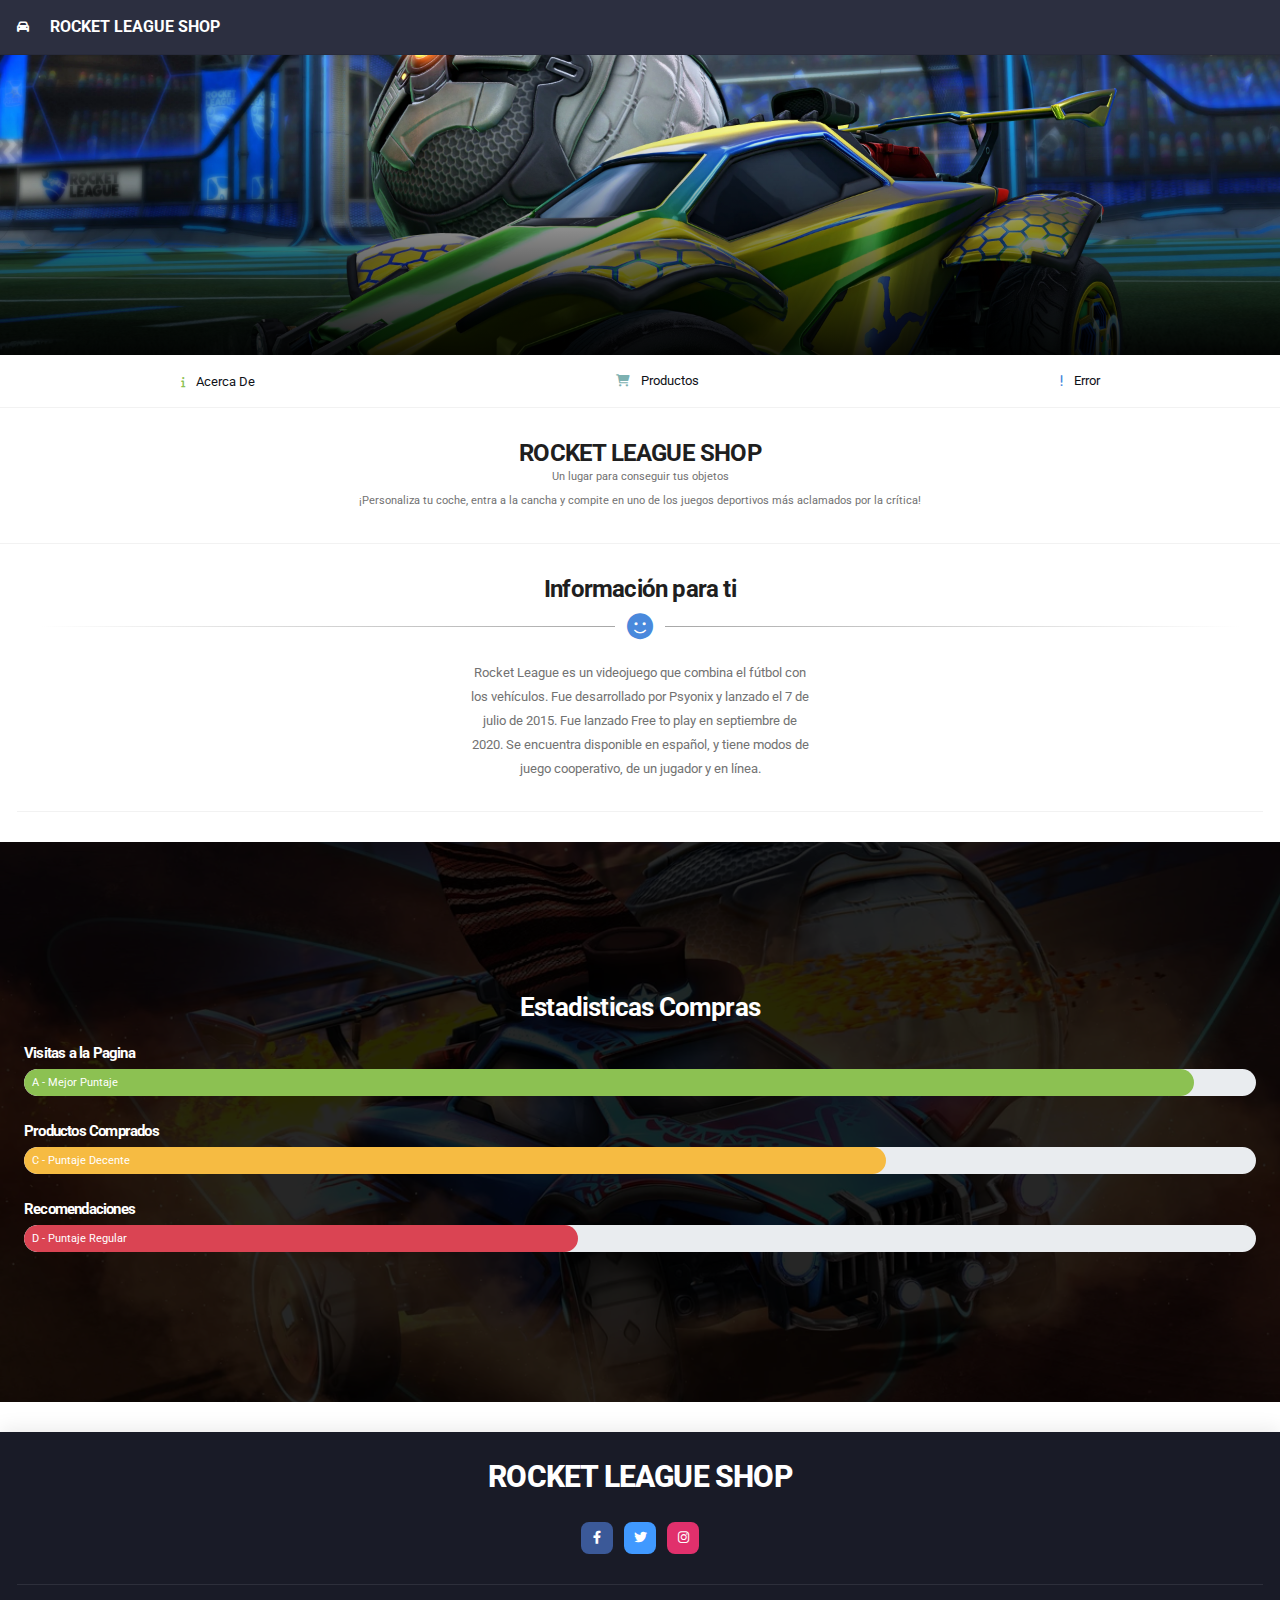
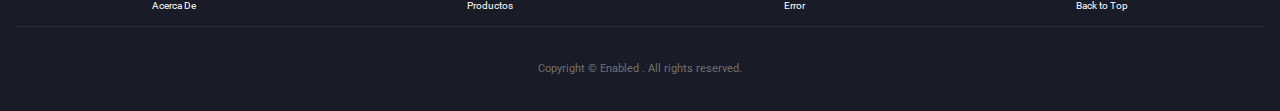
<file: index.html>
<!DOCTYPE HTML>
<html lang="en">

<head>
    <meta http-equiv="Content-Type" content="text/html; charset=utf-8" />
    <meta name="apple-mobile-web-app-capable" content="yes">
    <meta name="apple-mobile-web-app-status-bar-style" content="black-translucent">
    <meta name="viewport"
        content="width=device-width, initial-scale=1, minimum-scale=1, maximum-scale=1, viewport-fit=cover" />
    <title>Bars Mobile PWA</title>
    <link rel="preconnect" href="https://fonts.gstatic.com">
    <link rel="stylesheet" type="text/css" href="styles/bootstrap.css">
    <link rel="stylesheet" type="text/css" href="styles/style.css">
    <link href="https://fonts.googleapis.com/css2?family=Roboto:wght@300;400;500;600;700;900&display=swap"
        rel="stylesheet">
    <link rel="stylesheet" type="text/css" href="fonts/css/fontawesome-all.min.css">
    <link rel="manifest" href="_manifest.json" data-pwa-version="set_in_manifest_and_pwa_js">
    <link rel="apple-touch-icon" sizes="180x180" href="app/icons/icon-192x192.png">
</head>

<body class="theme-light">

    <div id="preloader">
        <div class="spinner-border color-highlight" role="status"></div>
    </div>

    <div id="page">

        <div class="header header-fixed header-logo-app">
            <a href="index.html" class="header-title">Rocket League Shop</a>
            <a href="#" data-menu="menu-main" class="header-icon header-icon-1"><i class="fas fa-car"></i></a>
            <!-- <a href="#" data-menu="menu-account" class="header-icon header-icon-2"><i
            class="fa fa-user-circle font-14"></i></a> -->
            <!-- <a href="#" data-toggle-theme class="header-icon header-icon-3 show-on-theme-dark"><i
                    class="fas fa-lightbulb color-yellow-dark"></i></a>
            <a href="#" data-toggle-theme class="header-icon header-icon-3 show-on-theme-light"><i
                    class="fas fa-moon"></i></a> -->
        </div>

        <!-- <div id="menu-main" data-menu-active="nav-welcome" data-menu-load="menu-main.html" class="menu menu-box-left"
            data-menu-width="280" data-menu-effect="menu-over"></div>
        <div id="menu-account" data-menu-load="menu-account.html" class="menu menu-box-bottom" data-menu-height="265"
            data-menu-effect="menu-parallax"></div> -->

        <div class="page-content header-clear">
            <div class="splide single-slider slider-no-arrows slider-no-dots" id="single-slider-1">
                <div class="splide__track">
                    <div class="splide__list">
                        <div class="splide__slide">
                            <div class="card rounded-0 mb-3 bg-4" data-card-height="300">
                                <div class="card-bottom text-center">
                                    <!-- <h1 class="color-white mb-0">Meet Bars</h1>
                                    <p class="color-white opacity-70 font-400 mb-3 pb-1">
                                        A Professional and fast loading <br>Mobile PWA Kit to suit all your needs.
                                    </p> -->
                                </div>
                                <div class="card-overlay bg-gradient-overlay"></div>
                            </div>
                        </div>
                        <div class="splide__slide">
                            <div class="card rounded-0 mb-3 bg-1" data-card-height="300">
                                <div class="card-bottom text-center">
                                    <!-- <h1 class="color-white mb-0">Bars is Fast</h1>
                                    <p class="color-white opacity-70 font-400 mb-3 pb-1">
                                        Bars runs smooth like butter! <br> Fast loading, flexible, and very easy to use
                                    </p> -->
                                </div>
                                <div class="card-overlay bg-gradient-overlay"></div>
                            </div>
                        </div>
                        <div class="splide__slide">
                            <div class="card rounded-0 mb-3 bg-5" data-card-height="300">
                                <div class="card-bottom text-center">
                                    <!-- <h1 class="color-white mb-0">Easy Code</h1>
                                    <p class="color-white opacity-70 font-400 mb-3 pb-1">
                                        Coded in simple familiar code. <br> Editing is fast, options are endless.
                                    </p> -->
                                </div>
                                <div class="card-overlay bg-gradient-overlay"></div>
                            </div>
                        </div>
                    </div>
                </div>
            </div>

            <div class="d-flex mt-n3 py-1">
                <div class="m-auto"><a href="page-terms.html" class="font-13 color-theme">
                        <i class="fa fa-info font-11 pe-2 py-3 color-green-dark"></i>
                        Acerca De</a>
                </div>
                <div class="m-auto"><a href="gallery-views.html" class="font-13 color-theme">
                        <i class="fa fa-cart-shopping font-12 pe-2 py-3 color-teal-dark"></i>
                        Productos</a>
                </div>
                <div class="m-auto"><a href="page-maintenance-2.html" class="font-13 color-theme">
                        <i class="fa fa-exclamation font-12 pe-2 py-3 color-blue-dark"></i>
                        Error</a>
                </div>
            </div>

            <div class="divider"></div>

            <div class="content">
                <h1 class="text-center">ROCKET LEAGUE SHOP</h1>
                <p class="font-11 mt-n1 text-center mt-n2">Un lugar para conseguir tus objetos <br>
                    ¡Personaliza tu coche, entra a la cancha y compite en uno de los juegos deportivos más aclamados por
                    la crítica!
                </p>
                <!-- <div class="divider-icon divider-margins"><i class="fa font-24 color-red-dark fa-heart"></i></div> -->
                <!-- <p class="boxed-text-xl mt-n3">
                    Simple, powerful Mobile Template designed to look amazing, be fast, and be incredibly easy to use.
                </p>
                <a href="#" class="btn btn-sm rounded-s text-uppercase font-800 btn-center-m bg-blue-dark">Learn
                    More</a> -->
            </div>

            <!-- <div class="divider"></div> -->

            <!-- <div class="content">
                <div class="d-flex mb-4">
                    <div class="pe-3 me-1">
                        <img src="images/pictures/1s.jpg" class="rounded-s" width="100">
                    </div>
                    <div class="me-auto">
                        <h4>Familiar Code</h4>
                        <p>
                            We build powerful code that works for you, to make things smooth, fast and easy to use.
                        </p>
                    </div>
                </div>
                <div class="d-flex mb-4">
                    <div class="pe-3 me-1">
                        <img src="images/pictures/12s.jpg" class="rounded-s" width="100">
                    </div>
                    <div class="me-auto">
                        <h4>Fast Loading</h4>
                        <p class="mb-0">
                            Mobile PWA's must be fast! We build items for speed, reliabilit and user friendliness!
                        </p>
                    </div>
                </div>
                <div class="d-flex mb-4">
                    <div class="pe-3 me-1">
                        <img src="images/pictures/5s.jpg" class="rounded-s" width="100">
                    </div>
                    <div class="me-auto">
                        <h4>Built for you!</h4>
                        <p class="mb-0">
                            Built with special care to code details and a very friendly and rich documentation.
                        </p>
                    </div>
                </div>
            </div> -->

            <div class="divider"></div>

            <div class="content">
                <h1 class="text-center">Información para ti</h1>
                <p class="font-11 mt-n1 text-center mt-n2"></p>
                <div class="divider-icon divider-margins"><i class="fa font-26 color-blue-dark fa-smile"></i></div>
                <p class="boxed-text-xl mt-n3">
                    Rocket League es un videojuego que combina el fútbol con los vehículos. Fue desarrollado por Psyonix
                    y lanzado el
                    7 de julio de 2015. Fue lanzado Free to play en septiembre de 2020. Se encuentra disponible en
                    español, y tiene modos de juego cooperativo, de un jugador y en línea.
                </p>
            </div>


            <!-- <div class="row px-4">
                <div class="col-6 p-0 text-center">
                    <img src="images/pictures/12s.jpg" class="rounded-s" width="120">
                    <h4 class="pt-3 mb-0">Best Support</h4>
                    <p>
                        We're always here for you. <br> That's an absolute fact.
                    </p>
                </div>
                <div class="col-6 p-0 text-center">
                    <img src="images/pictures/5s.jpg" class="rounded-s" width="120">
                    <h4 class="pt-3 mb-0">Packed with Care</h4>
                    <p>
                        Proper Documentations<br> Easy and Flexible Code
                    </p>
                </div>
                <div class="col-6 p-0 text-center">
                    <img src="images/pictures/1s.jpg" class="rounded-s" width="120">
                    <h4 class="pt-3 mb-0">Top Quality</h4>
                    <p>
                        We value each and every <br> customer. You rock!
                    </p>
                </div>
                <div class="col-6 p-0 text-center">
                    <img src="images/pictures/5s.jpg" class="rounded-s" width="120">
                    <h4 class="pt-3 mb-0">Built for You</h4>
                    <p>
                        We stand by you<br>You deserve the best!
                    </p>
                </div>
                <div class="col-12">
                    <a href="#"
                        class="btn btn-sm rounded-s text-uppercase font-800 btn-full btn-borders border-blue-dark color-blue-dark">Find
                        out More</a>
                </div>
            </div> -->

            <div class="divider divider-margins"></div>

            <div class="card bg-1" data-card-height="560">
                <div class="card-center text-center">
                    <h1 class="color-white font-26">Estadisticas Compras</h1>
                    <!-- <p class="mt-n2 color-white font-12 opacity-50 mb-3">Behind the Scenes, our Code works for You!</p> -->
                    <!-- <p class="boxed-text-l color-white opacit-50 mb-5">
                        Built with the best code optimization techniques to assure a fast loading product that works for
                        you
                    </p> -->

                    <div class="content mx-4 mb-0">
                        <div class="mb-4">
                            <h5 class="float-start color-white font-15">Visitas a la Pagina</h5>
                            <!-- <h5 class="float-end color-white font-11 opacity-50 font-400">via GTMetrix</h5> -->
                            <div class="clearfix"></div>
                            <div class="progress rounded-xl " style="height:27px;">
                                <div class="progress-bar rounded-xl border-0 font-11 bg-green-dark color-white text-start ps-2"
                                    role="progressbar" style="width: 95%" aria-valuenow="10" aria-valuemin="0"
                                    aria-valuemax="100">
                                    A - Mejor Puntaje
                                </div>
                            </div>
                        </div>
                        <div class="mb-4">
                            <h5 class="float-start color-white font-15">Productos Comprados</h5>
                            <!-- <h5 class="float-end color-white font-11 opacity-50 font-400">via GTMetrix</h5> -->
                            <div class="clearfix"></div>
                            <div class="progress rounded-xl " style="height:27px;">
                                <div class="progress-bar rounded-xl border-0 font-11 bg-yellow-dark color-white text-start ps-2"
                                    role="progressbar" style="width: 70%" aria-valuenow="10" aria-valuemin="0"
                                    aria-valuemax="100">
                                    C - Puntaje Decente
                                </div>
                            </div>
                        </div>
                        <div class="mb-0">
                            <h5 class="float-start color-white font-15">Recomendaciones</h5>
                            <!-- <h5 class="float-end color-white font-11 opacity-50 font-400">via GTMetrix</h5> -->
                            <div class="clearfix"></div>
                            <div class="progress rounded-xl " style="height:27px;">
                                <div class="progress-bar rounded-xl border-0 font-11 bg-red-dark color-white text-start ps-2"
                                    role="progressbar" style="width: 45%" aria-valuenow="10" aria-valuemin="0"
                                    aria-valuemax="100">
                                    D - Puntaje Regular
                                </div>
                            </div>
                        </div>

                        <!-- <p class="color-white font-11 opacity-80 pt-5">We're here to help you optimize your page.</p> -->
                    </div>

                </div>
                <div class="card-overlay bg-black opacity-85"></div>
            </div>



            <!-- <div class="content">
                <h1 class="text-center">Featured Projects</h1>
                <p class="font-11 mt-n1 text-center mt-n2">Our Staff are Here to Help You</p>
                <div class="divider-icon divider-margins"><i class="fa font-26 color-brown-dark fa-camera"></i></div>
                <p class="boxed-text-xl mt-n3">
                    Simple, powerful Mobile Template designed to look amazing, be fast, and be incredibly easy to use.
                </p>

                <div class="row">
                    <div class="col-4">
                        <a href="images/pictures/1t.jpg" data-gallery="gallery-1" class="filtr-item" title="Cream Pie"
                            data-category="1">
                            <img src="images/empty.png" data-src="images/pictures/1s.jpg"
                                class="preload-img img-fluid rounded-s shadow-m" alt="Picture Description">
                            <h5 class="font-14 pt-2 pb-1 line-height-s">Decorations on your wall</h5>
                        </a>
                    </div>
                    <div class="col-4">
                        <a href="images/pictures/2t.jpg" data-gallery="gallery-1" class="filtr-item"
                            title="Pots and Recipes" data-category="3">
                            <img src="images/empty.png" data-src="images/pictures/2s.jpg"
                                class="preload-img img-fluid rounded-s shadow-m" alt="Picture Description">
                            <h5 class="font-14 pt-2 pb-1 line-height-s">Some fresh fruit slices</h5>
                        </a>
                    </div>
                    <div class="col-4">
                        <a href="images/pictures/3t.jpg" data-gallery="gallery-1" class="filtr-item"
                            title="Pots and Recipes" data-category="2">
                            <img src="images/empty.png" data-src="images/pictures/3s.jpg"
                                class="preload-img img-fluid rounded-s shadow-m" alt="Picture Description">
                            <h5 class="font-14 pt-2 pb-1 line-height-s">Wodden Light Bulbs</h5>
                        </a>
                    </div>
                    <div class="col-12 mb-3"></div>
                    <div class="col-4">
                        <a href="images/pictures/4t.jpg" data-gallery="gallery-2" class="filtr-item"
                            title="Typeweritter and Vynil" data-category="1">
                            <img src="images/empty.png" data-src="images/pictures/4s.jpg"
                                class="preload-img img-fluid rounded-s shadow-m" alt="Picture Description">
                            <h5 class="font-14 pt-2 pb-1 line-height-s">Photograph on envelope</h5>
                        </a>
                    </div>
                    <div class="col-4">
                        <a href="images/pictures/5t.jpg" data-gallery="gallery-2" class="filtr-item"
                            title="Beautiful Camera" data-category="3">
                            <img src="images/empty.png" data-src="images/pictures/5s.jpg"
                                class="preload-img img-fluid rounded-s shadow-m" alt="Picture Description">
                            <h5 class="font-14 pt-2 pb-1 line-height-s">Some tickets in purse</h5>
                        </a>
                    </div>
                    <div class="col-4">
                        <a href="images/pictures/6t.jpg" data-gallery="gallery-3" class="filtr-item"
                            title="Cookies and Flowers" data-category="2">
                            <img src="images/empty.png" data-src="images/pictures/6s.jpg"
                                class="preload-img img-fluid rounded-s shadow-m" alt="Picture Description">
                            <h5 class="font-14 pt-2 pb-1 line-height-s">Color match your outfit</h5>
                        </a>
                    </div>
                </div>
            </div> -->

            <!-- <div class="divider divider-margins"></div> -->

            <!-- <div class="content">
                <h1 class="text-center">Testimonials</h1>
                <p class="font-11 mt-n1 text-center mt-n2">What our Customers Are Saying</p>
                <div class="divider-icon divider-margins"><i class="fa font-26 color-red-dark fa-quote-right"></i></div>

                <div class="splide single-slider slider-no-arrows slider-no-dots" id="single-slider-2">
                    <div class="splide__track">
                        <div class="splide__list">
                            <div class="splide__slide mx-4">
                                <h5 class="text-center font-20 font-300 line-height-xl opacity-70">
                                    The code is always great with any Enabled template, but it's the customer support
                                    that wins me over always.
                                    <br>
                                    <div class="pb-3"></div>
                                    <i class="fa fa-star color-yellow-dark"></i>
                                    <i class="fa fa-star color-yellow-dark"></i>
                                    <i class="fa fa-star color-yellow-dark"></i>
                                    <i class="fa fa-star color-yellow-dark"></i>
                                    <i class="fa fa-star color-yellow-dark"></i>
                                </h5>
                            </div>
                            <div class="splide__slide mx-4">
                                <h5 class="text-center font-20 font-300 line-height-xl opacity-70">
                                    The best support I have ever had, it's so good I purchased another theme. Highlighy
                                    Recommended.
                                    <br>
                                    <div class="pb-3"></div>
                                    <i class="fa fa-star color-yellow-dark"></i>
                                    <i class="fa fa-star color-yellow-dark"></i>
                                    <i class="fa fa-star color-yellow-dark"></i>
                                    <i class="fa fa-star color-yellow-dark"></i>
                                    <i class="fa fa-star color-yellow-dark"></i>
                                </h5>
                            </div>
                            <div class="splide__slide mx-4">
                                <h5 class="text-center font-20 font-300 line-height-xl opacity-70">
                                    The code is always great with any Enabled template, but it's the customer support
                                    that wins me over always.
                                    <br>
                                    <div class="pb-3"></div>
                                    <i class="fa fa-star color-yellow-dark"></i>
                                    <i class="fa fa-star color-yellow-dark"></i>
                                    <i class="fa fa-star color-yellow-dark"></i>
                                    <i class="fa fa-star color-yellow-dark"></i>
                                    <i class="fa fa-star color-yellow-dark"></i>
                                </h5>
                            </div>
                        </div>
                    </div>
                </div>
            </div> -->

            <div class="footer" data-menu-load="menu-footer.html"></div>

        </div>

        <!-- Be sure this is on your main visiting page, for example, the index.html page-->
        <!-- Install Prompt for Android -->
        <!-- <div id="menu-install-pwa-android" class="menu menu-box-modal" data-menu-height="375" data-menu-width="320"
            data-menu-effect="menu-parallax">
            <img class="mx-auto mt-4 rounded-m" src="app/icons/icon-128x128.png" alt="img" width="90">
            <h4 class="text-center mt-4 mb-2">Bars on your Home Screen</h4>
            <p class="text-center boxed-text-xl">
                Install Bars on your home screen, and access it just like a regular app. It really is that simple!
            </p>
            <div class="boxed-text-l">
                <a href="#" class="pwa-install mx-auto btn btn-m font-700 bg-highlight text-uppercase">Add to Home
                    Screen</a>
                <a href="#"
                    class="pwa-dismiss close-menu btn-full mt-3 pt-2 text-center text-uppercase font-600 color-red-light font-12">Maybe
                    later</a>
            </div>
        </div> -->

        <!-- Install instructions for iOS -->
        <!-- <div id="menu-install-pwa-ios" class="menu menu-box-modal" data-menu-height="330" data-menu-width="320"
            data-menu-effect="menu-parallax">
            <div class="boxed-text-xl top-25">
                <img class="mx-auto mt-4 rounded-m" src="app/icons/icon-128x128.png" alt="img" width="90">
                <h4 class="text-center mt-4 mb-2">Bars on your Home Screen</h4>
                <p class="text-center ms-3 me-3 mb-2 pb-2">
                    Install Bars on your home screen, and access it just like a regular app. Open your Safari menu and
                    tap "Add to Home Screen".
                </p>
                <a href="#"
                    class="pwa-dismiss close-menu btn-full mt-3 text-center text-uppercase font-900 color-red-light opacity-90 font-110">Maybe
                    later</a>
            </div>
        </div> -->

    </div>

    <script type="text/javascript" src="scripts/bootstrap.min.js"></script>
    <script type="text/javascript" src="scripts/custom.js"></script>
</body>
</file>
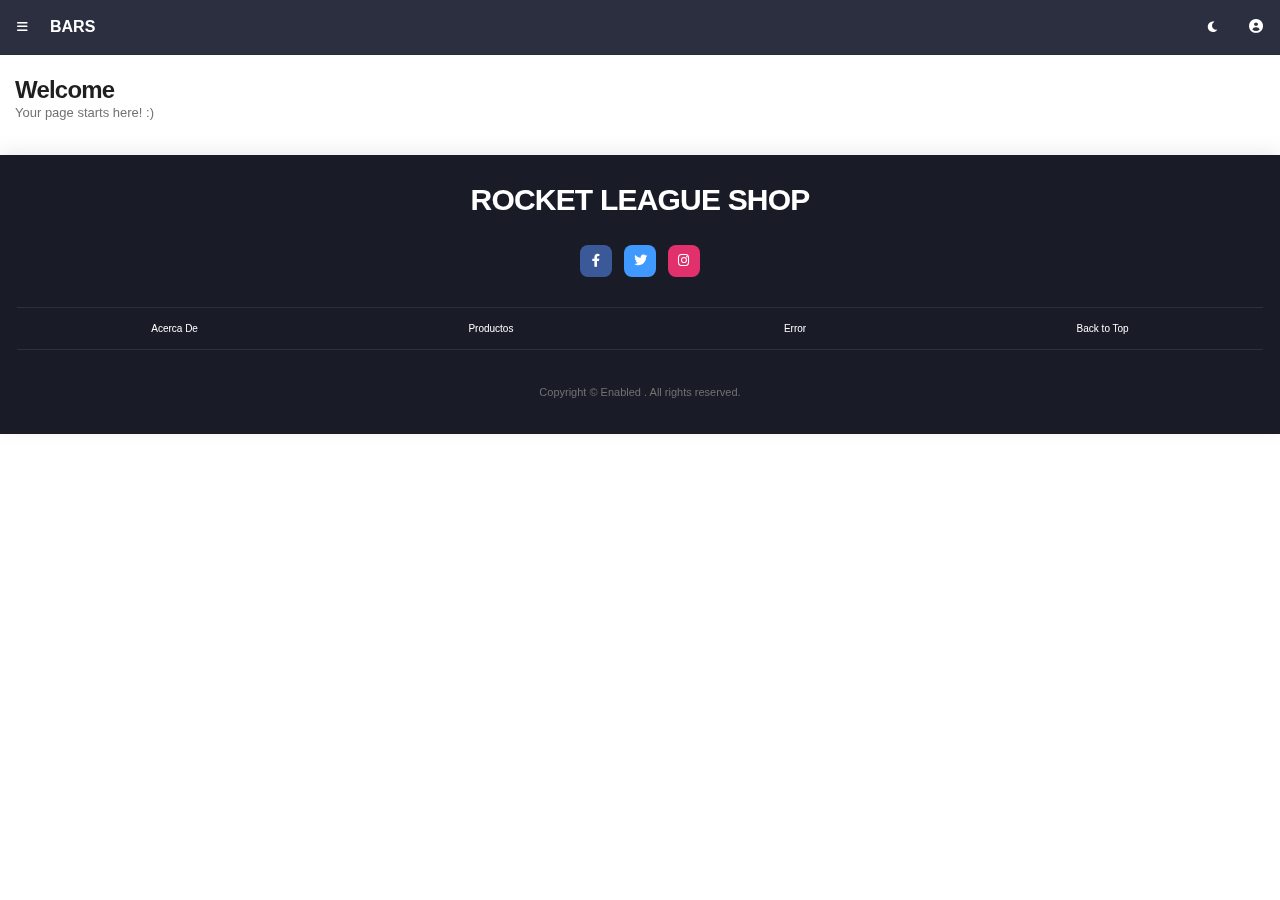
<file: _starter.html>
<!DOCTYPE HTML>
<html lang="en">
<head>
<meta http-equiv="Content-Type" content="text/html; charset=utf-8" />
<meta name="apple-mobile-web-app-capable" content="yes">
<meta name="apple-mobile-web-app-status-bar-style" content="black-translucent">
<meta name="viewport" content="width=device-width, initial-scale=1, minimum-scale=1, maximum-scale=1, viewport-fit=cover" />
<title>Bars Mobile PWA</title>
<link rel="preconnect" href="https://fonts.gstatic.com">
<link rel="stylesheet" type="text/css" href="styles/bootstrap.css">
<link rel="stylesheet" type="text/css" href="styles/style.css">
<link href="https://fonts.googleapis.com/css2?family=Roboto:wght@300;400;500;600;700;900&display=swap" rel="stylesheet">
<link rel="stylesheet" type="text/css" href="fonts/css/fontawesome-all.min.css">    
<link rel="manifest" href="_manifest.json" data-pwa-version="set_in_manifest_and_pwa_js">
<link rel="apple-touch-icon" sizes="180x180" href="app/icons/icon-192x192.png">
</head>
    
<body class="theme-light">
    
<div id="preloader"><div class="spinner-border color-highlight" role="status"></div></div>
    
<div id="page">
    
    <div class="header header-fixed header-logo-app">
        <a href="index.html" class="header-title">Bars</a>
        <a href="#" data-menu="menu-main" class="header-icon header-icon-1"><i class="fas fa-bars"></i></a>
        <a href="#" data-menu="menu-account" class="header-icon header-icon-2"><i class="fa fa-user-circle font-14"></i></a>
        <a href="#" data-toggle-theme class="header-icon header-icon-3 show-on-theme-dark"><i class="fas fa-lightbulb color-yellow-dark"></i></a>
        <a href="#" data-toggle-theme class="header-icon header-icon-3 show-on-theme-light"><i class="fas fa-moon"></i></a>
    </div>
    
    <div id="menu-main" data-menu-load="menu-main.html" class="menu menu-box-left" data-menu-width="280" data-menu-effect="menu-over"></div>
    <div id="menu-account" data-menu-load="menu-account.html" class="menu menu-box-bottom" data-menu-height="265" data-menu-effect="menu-parallax"></div> 
    
    <div class="page-content header-clear">                

        <div class="content">
            <h1 class="mb-n1">Welcome</h1>
            <p>
                Your page starts here! :) 
            </p>
        </div>
        
        <div class="footer" data-menu-load="menu-footer.html"></div>
                
    </div>
    
    <!-- Be sure this is on your main visiting page, for example, the index.html page-->
    <!-- Install Prompt for Android -->
    <div id="menu-install-pwa-android" class="menu menu-box-modal"
        data-menu-height="375" 
        data-menu-width="320" 
        data-menu-effect="menu-parallax">
        <img class="mx-auto mt-4 rounded-m" src="app/icons/icon-128x128.png" alt="img" width="90">
        <h4 class="text-center mt-4 mb-2">Bars on your Home Screen</h4>
        <p class="text-center boxed-text-xl">
            Install Bars on your home screen, and access it just like a regular app. It really is that simple!
        </p>
        <div class="boxed-text-l">
            <a href="#" class="pwa-install mx-auto btn btn-m font-700 bg-highlight text-uppercase">Add to Home Screen</a>
            <a href="#" class="pwa-dismiss close-menu btn-full mt-3 pt-2 text-center text-uppercase font-600 color-red-light font-12">Maybe later</a>
        </div>
    </div>   

    <!-- Install instructions for iOS -->
    <div id="menu-install-pwa-ios" 
        class="menu menu-box-modal"
        data-menu-height="330" 
        data-menu-width="320" 
        data-menu-effect="menu-parallax">
        <div class="boxed-text-xl top-25">
            <img class="mx-auto mt-4 rounded-m" src="app/icons/icon-128x128.png" alt="img" width="90">
            <h4 class="text-center mt-4 mb-2">Bars on your Home Screen</h4>
            <p class="text-center ml-3 mr-3 mb-2 pb-2">
                Install Bars on your home screen, and access it just like a regular app. Open your Safari menu and tap "Add to Home Screen".
            </p>
            <a href="#" class="pwa-dismiss close-menu btn-full mt-3 text-center text-uppercase font-900 color-red-light opacity-90 font-110">Maybe later</a>
        </div>
    </div>   

</div>
<script type="text/javascript" src="scripts/bootstrap.min.js"></script>
<script type="text/javascript" src="scripts/custom.js"></script>
</body>
</file>
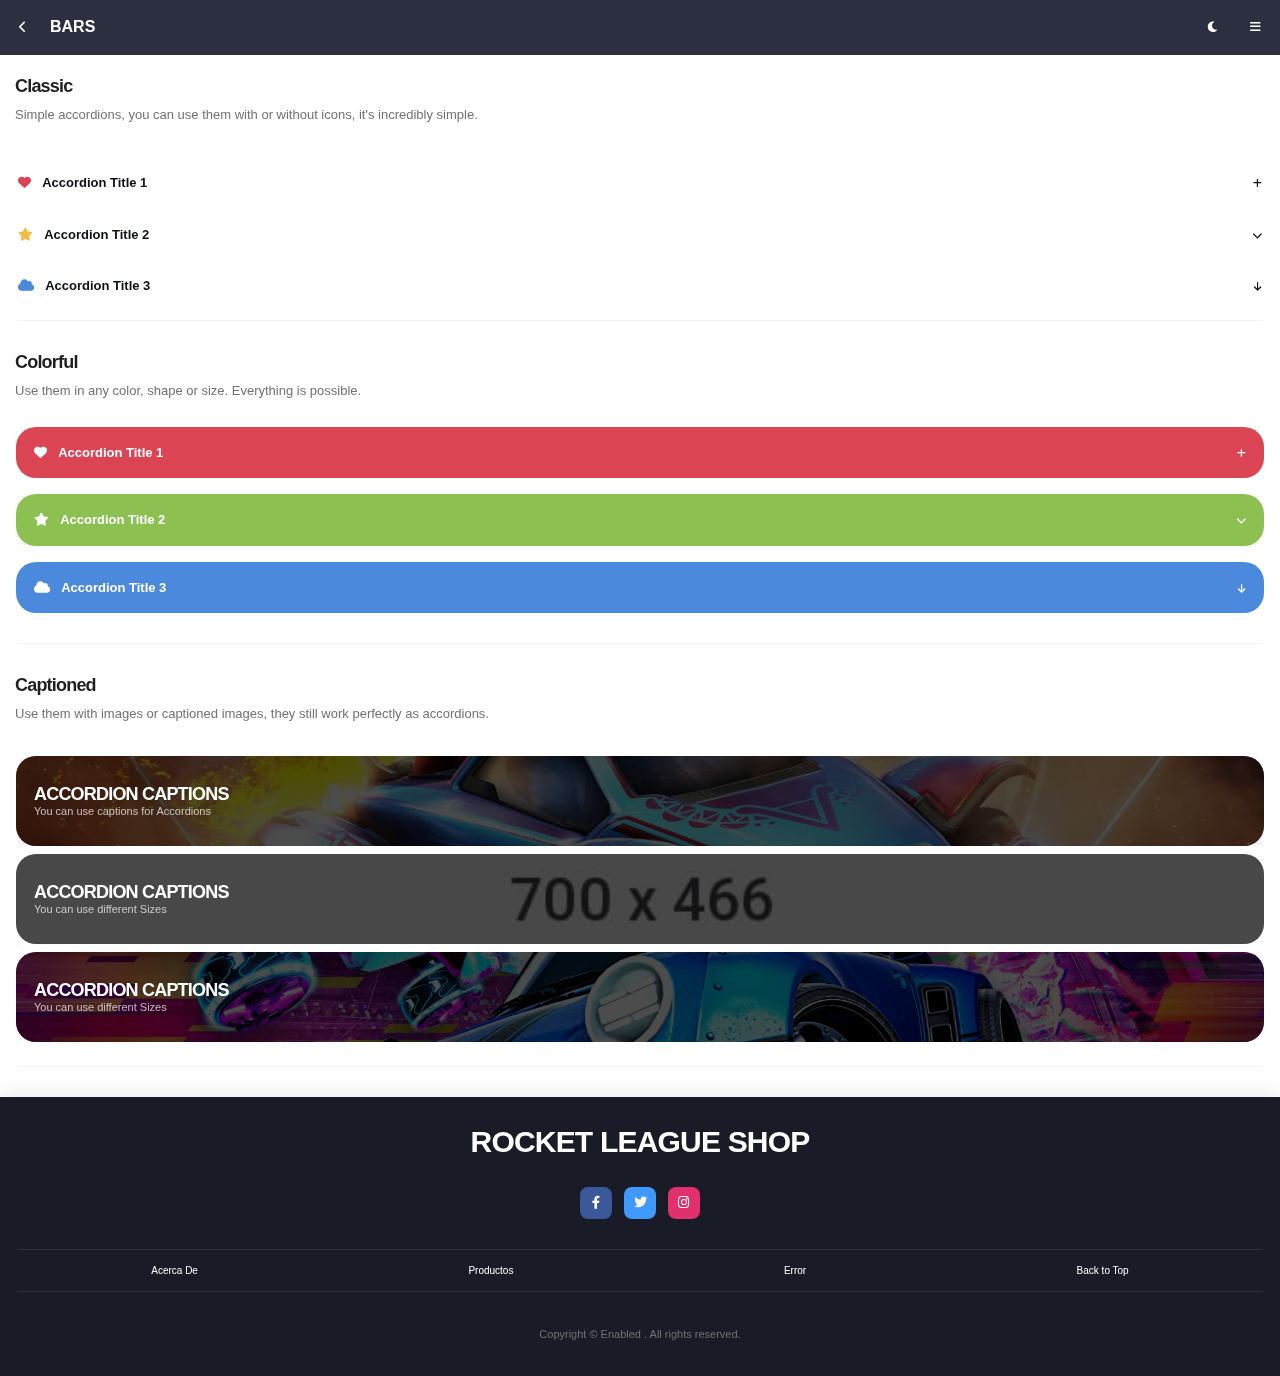
<file: component-accordions.html>
<!DOCTYPE HTML>
<html lang="en">
<head>
<meta http-equiv="Content-Type" content="text/html; charset=utf-8" />
<meta name="apple-mobile-web-app-capable" content="yes">
<meta name="apple-mobile-web-app-status-bar-style" content="black-translucent">
<meta name="viewport" content="width=device-width, initial-scale=1, minimum-scale=1, maximum-scale=1, viewport-fit=cover" />
<title>Bars Mobile PWA</title>
<link rel="preconnect" href="https://fonts.gstatic.com">
<link rel="stylesheet" type="text/css" href="styles/bootstrap.css">
<link rel="stylesheet" type="text/css" href="styles/style.css">
<link href="https://fonts.googleapis.com/css2?family=Roboto:wght@300;400;500;600;700;900&display=swap" rel="stylesheet">
<link rel="stylesheet" type="text/css" href="fonts/css/fontawesome-all.min.css">
<link rel="manifest" href="_manifest.json" data-pwa-version="set_in_manifest_and_pwa_js">
<link rel="apple-touch-icon" sizes="180x180" href="app/icons/icon-192x192.png">
</head>

<body class="theme-light">

<div id="preloader"><div class="spinner-border color-highlight" role="status"></div></div>

<div id="page">

    <div class="header header-fixed header-logo-app">
        <a href="#" data-back-button class="header-title">Bars</a>
        <a href="#" data-back-button class="header-icon header-icon-1"><i class="fas fa-chevron-left"></i></a>
        <a href="#" data-menu="menu-main" class="header-icon header-icon-2"><i class="fas fa-bars"></i></a>
        <a href="#" data-toggle-theme class="header-icon header-icon-3 show-on-theme-dark"><i class="fas fa-lightbulb color-yellow-dark"></i></a>
        <a href="#" data-toggle-theme class="header-icon header-icon-3 show-on-theme-light"><i class="fas fa-moon"></i></a>
    </div>

    <div id="menu-main"  data-menu-active="nav-components" data-menu-load="menu-main.html" class="menu menu-box-left" data-menu-width="280" data-menu-effect="menu-over"></div>

    <div class="page-content header-clear">


        <div class="content">
            <h4>Classic</h4>
            <p>
                Simple accordions, you can use them with or without icons, it's incredibly simple.
            </p>
        </div>

        <div class="accordion" id="accordion-1">
            <div class="mb-0">
                <button class="btn accordion-btn no-effect color-theme" data-bs-toggle="collapse" data-bs-target="#collapse1">
                    <i class="fa fa-heart color-red-dark me-2"></i>
                    Accordion Title 1
                    <i class="fa fa-plus font-10 accordion-icon"></i>
                </button>
                <div id="collapse1" class="collapse" data-bs-parent="#accordion-1">
                    <div class="pt-1 pb-2 ps-3 pe-3">
                        <p>This is the accordion content. You can add any content you want to it. Really, anything! Add images, text, lists, captions or any element you want.</p>
                    </div>
                </div>
            </div>
            <div class="mb-0">
                <button class="btn accordion-btn no-effect color-theme"  data-bs-toggle="collapse" data-bs-target="#collapse2">
                    <i class="fa fa-star color-yellow-dark me-2"></i>
                    Accordion Title 2
                    <i class="fa fa-chevron-down font-10 accordion-icon"></i>
                </button>
                <div id="collapse2" class="collapse"  data-bs-parent="#accordion-1">
                    <div class="pt-1 pb-2 ps-3 pe-3">
                        <p>This is the accordion content. You can add any content you want to it. Really, anything! Add images, text, lists, captions or any element you want.</p>
                    </div>
                </div>
            </div>
            <div class="mb-2">
                <button class="btn accordion-btn no-effect color-theme" data-bs-toggle="collapse" data-bs-target="#collapse3">
                    <i class="fa fa-cloud color-blue-dark me-2"></i>
                    Accordion Title 3
                    <i class="fa fa-arrow-down font-10 accordion-icon"></i>
                </button>
                <div id="collapse3" class="collapse"  data-bs-parent="#accordion-1">
                    <div class="pt-1 pb-2 ps-3 pe-3">
                        <p>This is the accordion content. You can add any content you want to it. Really, anything! Add images, text, lists, captions or any element you want.</p>
                    </div>
                </div>
            </div>
        </div>

        <div class="divider divider-margins"></div>

        <div class="content mb-0">
            <h4 class="font-700">Colorful</h4>
            <p>
                Use them in any color, shape or size. Everything is possible.
            </p>
        </div>
        <div>
            <div class="accordion mt-4" id="accordion-2">
                <div class="card mx-3 shadow-0 bg-red-dark mb-3 rounded-m">
                    <button class="btn accordion-btn  color-white no-effect" data-bs-toggle="collapse" data-bs-target="#collapse4">
                        <i class="fa fa-heart me-2"></i>
                        Accordion Title 1
                        <i class="fa fa-plus font-10 accordion-icon"></i>
                    </button>

                    <div id="collapse4" class="collapse bg-theme" data-bs-parent="#accordion-2">
                        <div class="pt-3 pb-3">
                            <p class="mb-0">This is the accordion content. You can add any content you want to it. Really, anything! Add images, text, lists, captions or any element you want.</p>
                        </div>
                    </div>
                </div>
                <div class="card mx-3 shadow-0 bg-green-dark mb-3 rounded-m">
                    <button class="btn accordion-btn color-white no-effect" data-bs-toggle="collapse" data-bs-target="#collapse5">
                        <i class="fa fa-star me-2"></i>
                        Accordion Title 2
                        <i class="fa fa-chevron-down font-10 accordion-icon"></i>
                    </button>
                    <div id="collapse5" class="collapse bg-theme" data-bs-parent="#accordion-2">
                        <div class="pt-3 pb-3">
                            <p class="mb-0">This is the accordion content. You can add any content you want to it. Really, anything! Add images, text, lists, captions or any element you want.</p>
                        </div>
                    </div>
                </div>
                <div class="card mx-3 shadow-0 bg-blue-dark rounded-m">
                    <button class="btn accordion-btn color-white no-effect" data-bs-toggle="collapse" data-bs-target="#collapse6">
                        <i class="fa fa-cloud me-2"></i>
                        Accordion Title 3
                        <i class="fa fa-arrow-down font-10 accordion-icon"></i>
                    </button>
                    <div id="collapse6" class="collapse bg-theme" data-bs-parent="#accordion-2">
                        <div class="pt-3 pb-3">
                            <p class="mb-0">This is the accordion content. You can add any content you want to it. Really, anything! Add images, text, lists, captions or any element you want.</p>
                        </div>
                    </div>
                </div>
            </div>
        </div>

        <div class="divider divider-margins"></div>

        <div class="content">
            <h4 class="font-700">Captioned</h4>
            <p>
                Use them with images or captioned images, they still work perfectly as accordions.
            </p>
        </div>
        <div>
            <div class="accordion mb-2" id="accordion-3">
                <div data-card-height="90" class="card card-style bg-1 mb-0 rounded-m">
                    <div class="card-center">
                        <button class="btn accordion-btn" data-bs-toggle="collapse" data-bs-target="#collapse7">
                            <h4 class="color-white text-uppercase">Accordion Captions</h4>
                            <p class="color-white opacity-70 mb-0 mt-n2 font-400 font-11">You can use captions for Accordions</p>
                        </button>
                    </div>
                    <div class="card-overlay rounded-s bg-black opacity-70"></div>
                </div>
                <div id="collapse7" class="collapse" data-bs-parent="#accordion-3">
                    <div class="pt-3 pb-3 ps-4 pe-4">
                        <p class="mb-0">This is the accordion content. You can add any content you want to it. Really, anything! Add images, text, lists, captions or any element you want.</p>
                    </div>
                </div>

                <div data-card-height="90" class="card card-style bg-2 mb-0 mt-2 rounded-m">
                    <div class="card-center">
                        <button class="btn accordion-btn" data-bs-toggle="collapse" data-bs-target="#collapse8">
                            <h4 class="color-white text-uppercase">Accordion Captions</h4>
                            <p class="color-white opacity-70 mb-0 mt-n2 font-400 font-11">You can use different Sizes</p>
                        </button>
                    </div>
                    <div class="card-overlay rounded-s bg-black opacity-70"></div>
                </div>
                <div id="collapse8" class="collapse" data-bs-parent="#accordion-3">
                    <div class="pt-3 pb-3 ps-4 pe-4">
                        <p class="mb-0">This is the accordion content. You can add any content you want to it. Really, anything! Add images, text, lists, captions or any element you want.</p>
                    </div>
                </div>

                <div data-card-height="90" class="card card-style bg-3 mb-0 mt-2 rounded-m">
                    <div class="card-center">
                        <button class="btn accordion-btn" data-bs-toggle="collapse" data-bs-target="#collapse10">
                            <h4 class="color-white text-uppercase">Accordion Captions</h4>
                            <p class="color-white opacity-70 mb-0 mt-n2 font-400 font-11">You can use different Sizes</p>
                        </button>
                    </div>
                    <div class="card-overlay rounded-s bg-black opacity-70"></div>
                </div>
                <div id="collapse10" class="collapse" data-bs-parent="#accordion-3">
                    <div class="pt-3 pb-3 ps-4 pe-4">
                        <p class="mb-0">This is the accordion content. You can add any content you want to it. Really, anything! Add images, text, lists, captions or any element you want.</p>
                    </div>
                </div>
            </div>
        </div>

        <div class="divider divider-margins mt-4"></div>

        <div class="footer" data-menu-load="menu-footer.html"></div>
    </div>
    <!-- Page content ends here-->



</div>

<script type="text/javascript" src="scripts/bootstrap.min.js"></script>
<script type="text/javascript" src="scripts/custom.js"></script>
</body>
</file>
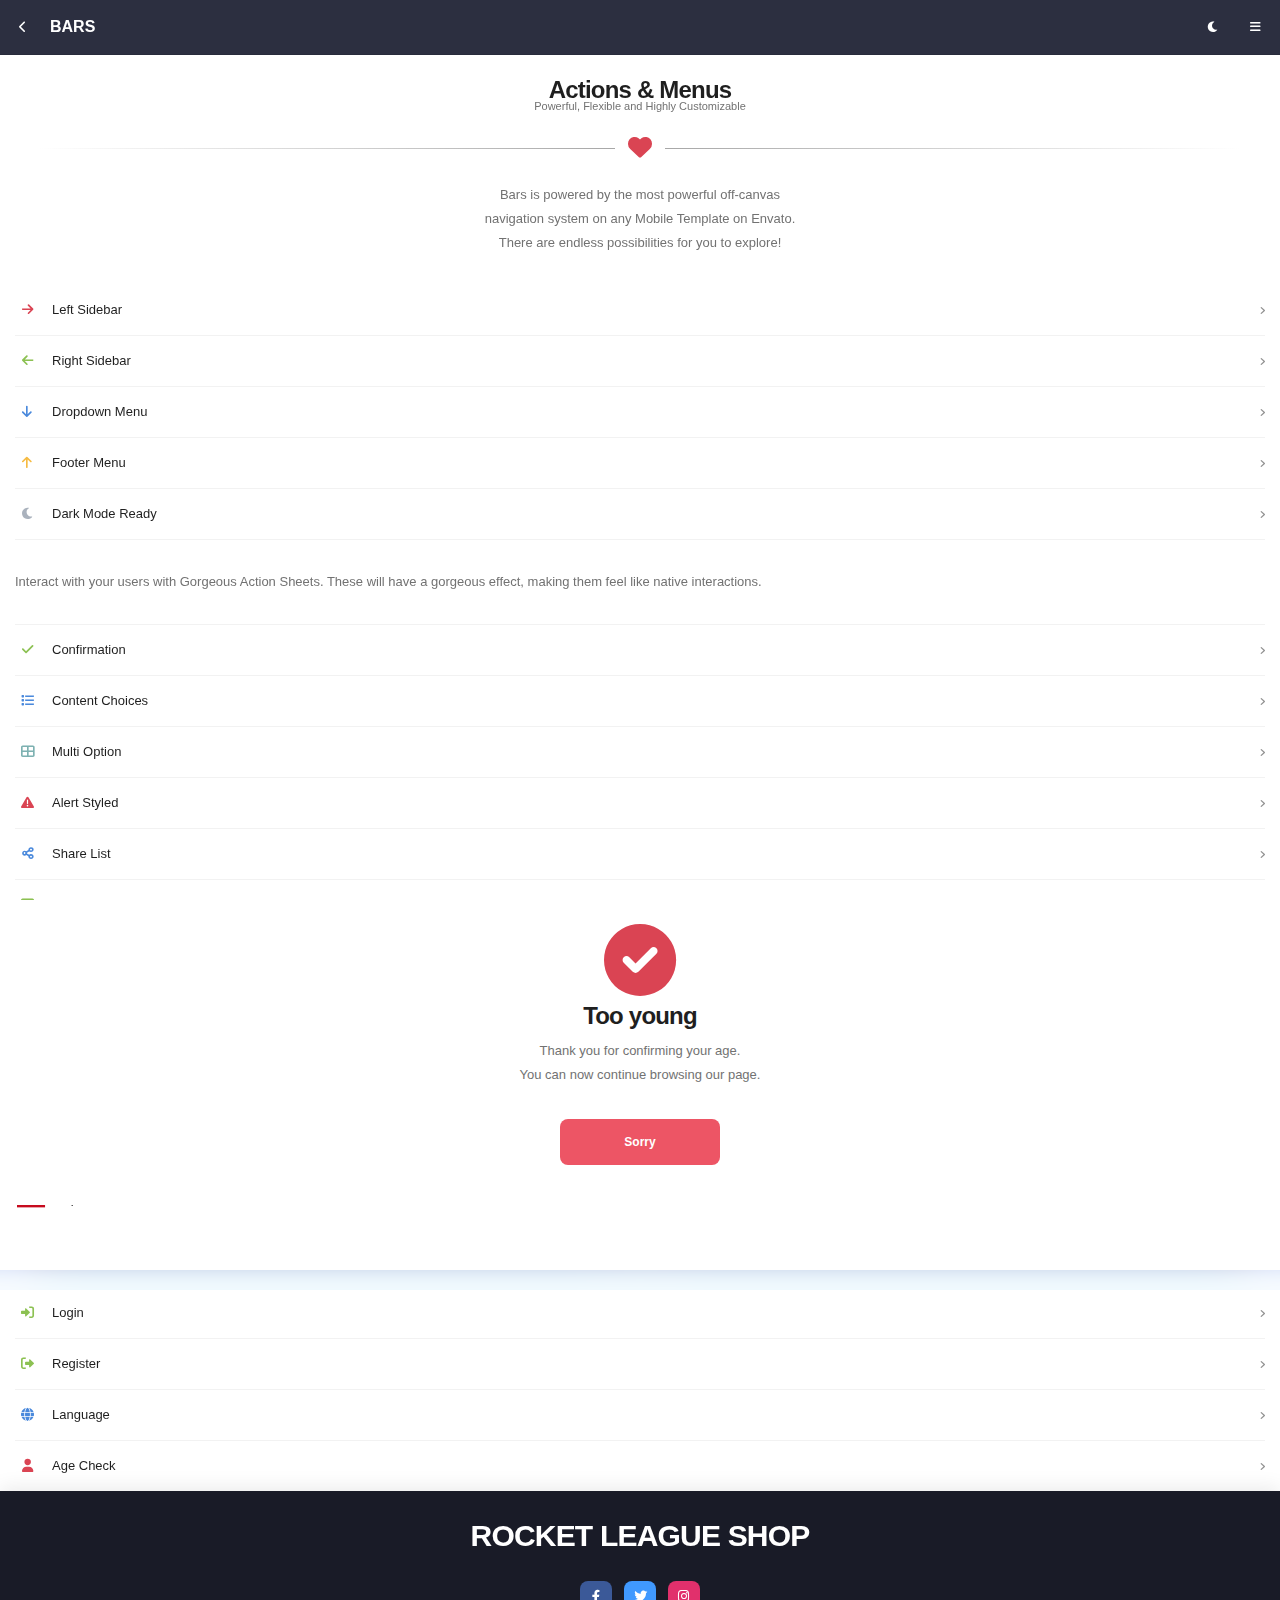
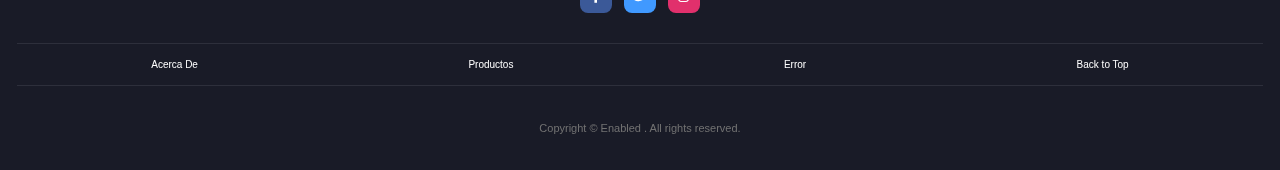
<file: component-actions.html>
<!DOCTYPE HTML>
<html lang="en">
<head>
<meta http-equiv="Content-Type" content="text/html; charset=utf-8" />
<meta name="apple-mobile-web-app-capable" content="yes">
<meta name="apple-mobile-web-app-status-bar-style" content="black-translucent">
<meta name="viewport" content="width=device-width, initial-scale=1, minimum-scale=1, maximum-scale=1, viewport-fit=cover" />
<title>Bars Mobile PWA</title>
<link rel="preconnect" href="https://fonts.gstatic.com">
<link rel="stylesheet" type="text/css" href="styles/bootstrap.css">
<link rel="stylesheet" type="text/css" href="styles/style.css">
<link href="https://fonts.googleapis.com/css2?family=Roboto:wght@300;400;500;600;700;900&display=swap" rel="stylesheet">
<link rel="stylesheet" type="text/css" href="fonts/css/fontawesome-all.min.css">    
<link rel="manifest" href="_manifest.json" data-pwa-version="set_in_manifest_and_pwa_js">
<link rel="apple-touch-icon" sizes="180x180" href="app/icons/icon-192x192.png">
</head>
    
<body class="theme-light">
    
<div id="preloader"><div class="spinner-border color-highlight" role="status"></div></div>
    
<div id="page">
    
    <div class="header header-fixed header-logo-app">
        <a href="#" data-back-button class="header-title">Bars</a>
        <a href="#" data-back-button class="header-icon header-icon-1"><i class="fas fa-chevron-left"></i></a>
        <a href="#" data-menu="menu-main" class="header-icon header-icon-2"><i class="fas fa-bars"></i></a>
        <a href="#" data-toggle-theme class="header-icon header-icon-3 show-on-theme-dark"><i class="fas fa-lightbulb color-yellow-dark"></i></a>
        <a href="#" data-toggle-theme class="header-icon header-icon-3 show-on-theme-light"><i class="fas fa-moon"></i></a>
    </div>
    
    
    <div id="menu-main"  data-menu-active="nav-components" data-menu-load="menu-main.html" class="menu menu-box-left" data-menu-width="280" data-menu-effect="menu-over"></div>
    <div id="menu-main-right"  data-menu-active="nav-components" data-menu-load="menu-main.html" class="menu menu-box-right" data-menu-width="280" data-menu-effect="menu-over"></div>
    <div id="menu-main-top"  data-menu-active="nav-components" data-menu-load="menu-main.html" class="menu menu-box-top" data-menu-width="100%" data-menu-height="100%" data-menu-effect="menu-over"></div>
    <div id="menu-main-bottom"  data-menu-active="nav-components" data-menu-load="menu-main.html" class="menu menu-box-bottom" data-menu-width="100%" data-menu-height="100%" data-menu-effect="menu-over"></div>
    
    <div class="page-content header-clear">   
        
        <div class="content">
            <h1 class="text-center">Actions & Menus</h1>
            <p class="font-11 mt-n1 text-center mt-n3">Powerful, Flexible and Highly Customizable</p>
            <div class="divider-icon divider-margins"><i class="fa font-24 color-red-dark fa-heart"></i></div>
            <p class="boxed-text-xl mt-n3">
                Bars is powered by the most powerful off-canvas navigation system on any Mobile Template on Envato. There are endless possibilities for you to explore!
            </p>
        </div>
        
        <div class="content">
            <div class="list-group list-custom-small list-icon-0">
                <a href="#" data-menu="menu-main">
                    <i class="fa fa-arrow-right color-red-dark"></i>
                    <span>Left Sidebar</span>
                    <i class="fa fa-angle-right"></i>
                </a>
                <a href="#" data-menu="menu-main-right">
                    <i class="fa fa-arrow-left color-green-dark"></i>
                    <span>Right Sidebar</span>
                    <i class="fa fa-angle-right"></i>
                </a>
                <a href="#" data-menu="menu-main-top">
                    <i class="fa fa-arrow-down color-blue-dark"></i>
                    <span>Dropdown Menu</span>
                    <i class="fa fa-angle-right"></i>
                </a>
                <a href="#" data-menu="menu-main-bottom">
                    <i class="fa fa-arrow-up color-yellow-dark"></i>
                    <span>Footer Menu</span>
                    <i class="fa fa-angle-right"></i>
                </a>
                <a href="#" data-toggle-theme>
                    <i class="fa fa-moon color-gray-dark"></i>
                    <span>Dark Mode Ready</span>
                    <i class="fa fa-angle-right"></i>
                </a>
            </div>
        </div>

          
        <div class="content mb-0">
            <p>
                Interact with your users with Gorgeous Action Sheets. These will have a gorgeous effect, making them feel like native interactions.
            </p>

            <div class="divider mb-0"></div>
            <div class="list-group list-custom-small list-icon-0">
                <a href="#" data-menu="menu-option-1">
                    <i class="fa fa-check color-green-dark"></i>
                    <span>Confirmation</span>
                    <i class="fa fa-angle-right"></i>
                </a>
                <a href="#" data-menu="menu-option-2">
                    <i class="fa fa-list color-blue-dark"></i>
                    <span>Content Choices </span>
                    <i class="fa fa-angle-right"></i>
                </a>
                <a href="#" data-menu="menu-option-3">
                    <i class="fa fa-th-large color-teal-dark"></i>
                    <span>Multi Option</span>
                    <i class="fa fa-angle-right"></i>
                </a>
                <a href="#" data-menu="menu-option-4">
                    <i class="fa fa-exclamation-triangle color-red-dark"></i>
                    <span>Alert Styled</span>
                    <i class="fa fa-angle-right"></i>
                </a>
                <a href="#" data-menu="menu-share">
                    <i class="fa fa-share-alt color-blue-dark"></i>
                    <span>Share List</span>
                    <i class="fa fa-angle-right"></i>
                </a>
                <a href="#" data-menu="menu-share-thumbs">
                    <i class="fa fa-th color-green-dark"></i>
                    <span>Share Thumbs - v1</span>
                    <i class="fa fa-angle-right"></i>
                </a>
                <a href="#" data-menu="menu-share-thumbs-2">
                    <i class="fa fa-th color-green-dark"></i>
                    <span>Share Thumbs - v2</span>
                    <i class="fa fa-angle-right"></i>
                </a>
                <a href="#" data-menu="menu-call">
                    <i class="fa fa-phone color-phone"></i>
                    <span>Call Button</span>
                    <i class="fa fa-angle-right"></i>
                </a>
                <a href="#" data-menu="menu-video">
                    <i class="fab fa-youtube color-red-dark"></i>
                    <span>Video Embeds</span>
                    <i class="fa fa-angle-right"></i>
                </a>
                <a href="#" data-menu="menu-maps">
                    <i class="fa fa-map-marker color-blue-dark"></i>
                    <span>Google Maps</span>
                    <i class="fa fa-angle-right"></i>
                </a>
                <a href="#" data-menu="menu-success-1">
                    <i class="fa fa-check color-green-dark"></i>
                    <span>Success Sheet</span>
                    <i class="fa fa-angle-right"></i>
                </a>
                <a href="#" data-menu="menu-warning-1">
                    <i class="fa fa-times color-red-dark"></i>
                    <span>Warning Sheet</span>
                    <i class="fa fa-angle-right"></i>
                </a>
                <a href="#" data-menu="menu-forgot">
                    <i class="fa fa-question-circle color-magenta-dark"></i>
                    <span>Password Reset</span>
                    <i class="fa fa-angle-right"></i>
                </a>
                <a href="#" data-menu="menu-signin">
                    <i class="fa fa-sign-in-alt color-green-dark"></i>
                    <span>Login</span>
                    <i class="fa fa-angle-right"></i>
                </a>
                <a href="#" data-menu="menu-signup">
                    <i class="fa fa-sign-out-alt color-green-dark"></i>
                    <span>Register</span>
                    <i class="fa fa-angle-right"></i>
                </a>
                <a href="#" data-menu="menu-language">
                    <i class="fa fa-globe color-blue-dark"></i>
                    <span>Language</span>
                    <i class="fa fa-angle-right"></i>
                </a>
                <a href="#" data-menu="menu-age" class="border-0">
                    <i class="fa fa-user color-red-dark"></i>
                    <span>Age Check</span>
                    <i class="fa fa-angle-right"></i>
                </a>
            </div>      
        </div>  
                  
        <div class="footer" data-menu-load="menu-footer.html"></div>
    </div>
    <!-- Page content ends here-->
       


    <!-- Share Menu-->
    <div id="menu-share" 
         class="menu menu-box-bottom rounded-0" 
         data-menu-height="300" data-menu-effect="menu-parallax">
        <div class="content mt-0">
            <div class="list-group list-custom-small list-icon-0">
                <a href="#" class="shareToFacebook">
                    <i class="fab fa-facebook-square font-20 color-facebook"></i>
                    <span>Facebook</span>
                    <i class="fa fa-angle-right me-2"></i>
                </a>
                <a href="#" class="shareToTwitter">
                    <i class="fab fa-twitter-square font-20 color-twitter"></i>
                    <span>Twitter</span>
                    <i class="fa fa-angle-right me-2"></i>
                </a>
                <a href="#" class="shareToLinkedIn">
                    <i class="fab fa-linkedin font-20 color-twitter"></i>
                    <span>LinkedIn</span>
                    <i class="fa fa-angle-right me-2"></i>
                </a>
                <a href="#" class="shareToPinterest">
                    <i class="fab fa-pinterest-square font-20 color-pinterest"></i>
                    <span>Pinterest</span>
                    <i class="fa fa-angle-right me-2"></i>
                </a>
                <a href="#" class="shareToWhatsApp">
                    <i class="fab fa-whatsapp-square font-20 color-whatsapp"></i>
                    <span>WhatsApp</span>
                    <i class="fa fa-angle-right me-2"></i>
                </a>
                <a href="#" class="shareToEmail border-0">
                    <i class="fa fa-envelope-square font-20 color-twitter"></i>
                    <span>Email</span>
                    <i class="fa fa-angle-right me-2"></i>
                </a>
            </div>
        </div>
    </div>      
    
    <!---------------------------------------------------------------------------------------------->
    <!---------------------------------------------------------------------------------------------->
    <!-- Place all Action Elements and Menus Outside of the page-content class. Starting from here-->
    <!---------------------------------------------------------------------------------------------->
    <!---------------------------------------------------------------------------------------------->

    <!--------------------->
    <!--------------------->
    <!--Menu Share Thumbs-->
    <!--------------------->
    <!--------------------->
    <div id="menu-share-thumbs" 
         class="menu menu-box-bottom rounded-0" 
         data-menu-height="330" 
         data-menu-effect="menu-parallax">

        <h1 class="font-700 text-center pt-3">Share the Love</h1>
        <p class="boxed-text-l">
            Share our page with the world, increase
            your page exposure with the world.
        </p>
        
        <div class="row text-center px-5">
            <div class="col-4">
                <a href="#" class="shareToFacebook icon icon-l bg-facebook rounded-s shadow-xl"><i class="fab fa-facebook-f font-22"></i><br></a>
                <p class="font-11 text-center opacity-70">Facebook</p>
            </div>
            <div class="col-4">
                <a href="#" class="shareToTwitter icon icon-l bg-twitter rounded-s shadow-xl"><i class="fab fa-twitter font-22"></i><br></a>
                <p class="font-11 text-center opacity-70">Twitter</p>
            </div>
            <div class="col-4">
                <a href="#" class="shareToLinkedIn icon icon-l bg-linkedin rounded-s shadow-xl"><i class="fab fa-linkedin-in font-22"></i><br></a>
                <p class="font-11 text-center opacity-70">LinkedIn</p>
            </div>
            <div class="col-4">
                <a href="#" class="shareToEmail icon icon-l bg-mail rounded-s shadow-xl"><i class="fa fa-envelope font-22"></i><br></a>
                <p class="font-11 text-center opacity-70">Email</p>
            </div>
            <div class="col-4">
                <a href="#" class="shareToWhatsApp icon icon-l bg-whatsapp rounded-s shadow-xl"><i class="fab fa-whatsapp font-22"></i><br></a>
                <p class="font-11 text-center opacity-70">WhatsApp</p>
            </div>
            <div class="col-4">
                <a href="#" class="shareToPinterest icon icon-l bg-red-dark rounded-s shadow-xl"><i class="fab fa-pinterest-p font-22"></i><br></a>
                <p class="font-11 text-center opacity-70">Pinterest</p>
            </div>
        </div>
    </div>
    
    <!--------------------->
    <!--------------------->
    <!--Menu Share Thumbs-->
    <!--------------------->
    <!--------------------->
    <div id="menu-share-thumbs-2" 
         class="menu menu-box-bottom rounded-0" 
         data-menu-height="240" 
         data-menu-effect="menu-parallax">

        <h1 class="font-900 text-center font-26 mb-0 pt-3 mt-1">Share the Love</h1>
        <p class="boxed-text-l">
            Share your page. Just tap. We'll do the rest.
        </p>
        
        <div class="d-flex text-center px-5">
            <div class="m-auto">
                <a href="#" class="shareToFacebook icon icon-m bg-facebook rounded-xl shadow-xl"><i class="fab fa-facebook-f font-16"></i><br></a>
                <p class="font-10 text-center opacity-70">Facebook</p>
            </div>
            <div class="m-auto">
                <a href="#" class="shareToTwitter icon icon-m bg-twitter rounded-xl shadow-xl"><i class="fab fa-twitter font-16"></i><br></a>
                <p class="font-10 text-center opacity-70">Twitter</p>
            </div>
            <div class="m-auto">
                <a href="#" class="shareToLinkedIn icon icon-m bg-linkedin rounded-xl shadow-xl"><i class="fab fa-linkedin-in font-16"></i><br></a>
                <p class="font-10 text-center opacity-70">LinkedIn</p>
            </div>
            <div class="m-auto">
                <a href="#" class="shareToEmail icon icon-m bg-mail rounded-xl shadow-xl"><i class="fa fa-envelope font-16"></i><br></a>
                <p class="font-10 text-center opacity-70">Email</p>
            </div>
            <div class="m-auto">
                <a href="#" class="shareToWhatsApp icon icon-m bg-whatsapp rounded-xl shadow-xl"><i class="fab fa-whatsapp font-16"></i><br></a>
                <p class="font-10 text-center opacity-70">WhatsApp</p>
            </div>
        </div>
        <p class="text-center font-10 mb-0 mt-n2">&copy; Copyright Enabled - <span class="copyright-year"></span>. All Rights Reserved.</p>
    </div>
    
    <!------------->
    <!------------->
    <!--Menu Call-->
    <!------------->
    <!------------->    
    <div id="menu-call" 
         class="menu menu-box-bottom rounded-0" 
         data-menu-height="200" 
         data-menu-effect="menu-parallax">
        <h1 class="font-800 text-center pt-3 mt-1 text-uppercase font-20">Call us Today</h1>
        <p class="boxed-text-l">
            We're always here to help. Give us a Call Today. Just tap the button and get in touch with us.
        </p> 
        <a href="tel:+123456789" class="default-link btn btn-center-m btn-sm bg-green-dark font-700 text-uppercase">Call NOW</a>
    </div>    
    
    
    <!-------------->
    <!-------------->
    <!--Menu Video-->
    <!-------------->
    <!-------------->
    <div id="menu-video" 
         class="menu menu-box-bottom rounded-0" 
         data-menu-height="380" 
         data-menu-effect="menu-parallax">
        <div class='responsive-iframe max-iframe'><iframe src='https://www.youtube.com/embed/c9MnSeYYtYY' frameborder='0' allowfullscreen></iframe></div>
        <div class="menu-title">
            <h1 class="my-0 py-0">Embeds</h1>
            <a href="#" class="close-menu"><i class="fa fa-times-circle"></i></a>
        </div>
        <div class="content mt-n2">
            <p>
                It's super easy to embed videos. Just copy the embed!
            </p>
            <a href="#" class="close-menu btn btn-full btn-m shadow-xl rounded-s text-uppercase font-600 bg-green-dark mt-n2">Awesome</a>
        </div>
    </div>        
    
    <!------------->
    <!------------->
    <!--Menu Maps-->
    <!------------->
    <!------------->
    <div id="menu-maps" 
         class="menu menu-box-bottom rounded-0" 
         data-menu-height="380" 
         data-menu-effect="menu-parallax">
        <div class='responsive-iframe max-iframe mb-n3'><iframe src='https://www.google.com/maps/embed/v1/view?key=AIzaSyAM3nxDVrkjyKwdIZp8QOplmBKLRVI5S_Y&center=-33.8569,151.2152&zoom=16&maptype=satellite' frameborder='0' allowfullscreen></iframe></div>
        <div class="menu-title">
            <h1>We're Here</h1>
            <a href="#" class="close-menu"><i class="fa fa-times-circle"></i></a>
        </div>
        <div class="content mt-n4">
            <p>
                Come over for a coffee, we have milk and cookies too! 
            </p>
            <a href="#" class="close-menu btn btn-full btn-m shadow-l rounded-s text-uppercase font-600 bg-blue-dark mt-n2">Awesome</a>
        </div>
    </div>   
    
    <!---------------->
    <!---------------->
    <!--Menu Success-->
    <!---------------->
    <!---------------->    
    <div id="menu-success-1" 
         class="menu menu-box-bottom bg-green-dark rounded-0" 
         data-menu-height="315" 
         data-menu-effect="menu-parallax">
        <h1 class="text-center mt-4"><i class="fa fa-3x fa-check-circle scale-box color-white shadow-xl rounded-circle"></i></h1>
        <h1 class="text-center mt-3 font-700 color-white">All's Good</h1>
        <p class="boxed-text-l color-white opacity-70">
             You can continue with your previous actions.<br> Easy to attach these to success calls.
        </p>
        <a href="#" class="close-menu btn btn-m btn-center-m button-s shadow-l rounded-s text-uppercase font-600 bg-white color-black">Great, Thanks!</a>
    </div>       
    
    <!---------------->
    <!---------------->
    <!--Menu Warning-->
    <!---------------->
    <!---------------->
    
    <div id="menu-warning-1" 
         class="menu menu-box-bottom bg-red-dark rounded-0" 
         data-menu-height="315" 
         data-menu-effect="menu-parallax">
        <h1 class="text-center mt-4"><i class="fa fa-3x fa-times-circle scale-box color-white shadow-xl rounded-circle"></i></h1>
        <h1 class="text-center mt-3 text-uppercase color-white font-700">Wooops!</h1>
        <p class="boxed-text-l color-white opacity-70">
             You can continue with your previous actions.<br> Easy to attach these to success calls.
        </p>
        <a href="#" class="close-menu btn btn-m btn-center-l button-s shadow-l rounded-s text-uppercase font-600 bg-white color-black">Hmmm, Check again?</a>
    </div> 
        
    <div id="menu-option-1" 
         class="menu menu-box-bottom rounded-0 bg-transparent" 
         data-menu-height="350" 
         data-menu-effect="menu-over">
        <div class="content p-3 bg-white">
            <h1 class="text-center pt-3"><i class="fa fa-3x fa-info-circle scale-box color-blue-dark shadow-xl rounded-circle"></i></h1>
            <h3 class="text-center mt-3 font-700">Are you sure?</h3>
            <p class="boxed-text-xl opacity-70">
                 You can continue with your previous actions.<br> Easy to attach these to success calls.
            </p>
            <div class="row mb-0 pb-3 me-3 ms-3">
                <div class="col-6">
                    <a href="#" class="btn close-menu btn-full btn-m color-red-dark border-red-dark font-800 text-uppercase rounded-s">No, cancel</a>
                </div>
                <div class="col-6">
                    <a href="#" class="btn close-menu btn-full btn-m color-green-dark border-green-dark font-800 text-uppercase rounded-s">Yes, continue!</a>
                </div>
            </div>
        </div>
    </div>         
    
    <div id="menu-option-2" 
         class="menu menu-box-bottom rounded-0 bg-transparent" 
         data-menu-height="355" 
         data-menu-effect="menu-over">
        <div class="content bg-theme rounded-sm">
            <div class="list-group list-custom-small">
                <a href="#">
                    <i class="font-14 fab fa-chrome color-yellow-dark"></i>
                    <span>Open in Browser</span>
                    <i class="fa fa-angle-right pe-2"></i>
                </a>
                <a href="#">
                    <i class="font-14 fa fa-bookmark color-red-dark"></i>
                    <span>Save for Later</span>
                    <i class="fa fa-angle-right pe-2"></i>
                </a>
                <a href="#">
                    <i class="font-14 fab fa-facebook-messenger color-facebook"></i>
                    <span>Send in Message</span>
                    <i class="fa fa-angle-right pe-2"></i>
                </a>
                <a href="#">
                    <i class="font-14 fa fa-envelope color-blue-dark"></i>
                    <span>Send in Email</span>
                    <i class="fa fa-angle-right pe-2"></i>
                </a>
                <a href="#">
                    <i class="font-14 fa fa-exclamation-circle color-red-dark"></i>
                    <span>Report Article</span>
                    <i class="fa fa-angle-right pe-2"></i>
                </a>
            </div>
        </div>
        <a href="#" class="close-menu btn-m text-center mt-3 font-900 btn-full btn-margins rounded-sm bg-red-dark text-uppercase">Cancel</a>
    </div>  
        
    <div id="menu-option-3" 
         class="menu menu-box-bottom rounded-0 bg-transparent" 
         data-menu-height="390" 
         data-menu-effect="menu-over">
        <div class="content bg-theme rounded-sm">
            <h1 class="text-center pt-3 font-20 font-900">Are you Sure?</h1>
            <p class="boxed-text-m">
                This is an action box. You can add options, buttons and more settings to it.
            </p>
            <div class="divider mb-0"></div>
            <div class="list-group list-custom-small text-center">
                <a href="#">
                    <span>OPTION 1</span>
                </a>
                <a href="#">
                    <span>OPTION 2</span>
                </a>
                <a href="#">
                    <span>OPTION 3</span>
                </a>
            </div>
        </div>
        <a href="#" class="close-menu btn-m text-center mt-3 font-900 btn-full btn-margins rounded-sm bg-red-dark text-uppercase">Cancel</a>
    </div>  
    
    <div id="menu-option-4" 
         class="menu menu-box-bottom rounded-0 bg-transparent" 
         data-menu-height="230" 
         data-menu-effect="menu-over">
        <div class="content bg-theme rounded-sm">
            <h1 class="text-center pt-3 font-20 font-900">Are you Sure?</h1>
            <p class="boxed-text-m">
                This is an action box. You can add options, buttons and more settings to it.
            </p>
            <div class="divider mb-0"></div>
            <div class="row mb-0 text-center">
                <div class="col-6">
                    <a href="#" class="close-menu btn btn-full color-green-dark btn-l font-900 font-15">ACCEPT</a>
                </div>
                <div class="col-6">
                    <a href="#" class="close-menu btn btn-full color-red-dark btn-l font-900 font-15">DECLINE</a>
                </div>
            </div>
            <div class="divider mb-0"></div>
        </div>
    </div>  
    
    <!--------------->
    <!--------------->
    <!--Menu Forgot-->
    <!--------------->
    <!--------------->
    <div id="menu-forgot" 
         class="menu menu-box-bottom rounded-0" 
         data-menu-height="220" 
         data-menu-effect="menu-parallax">
        <div class="menu-title">
            <h1 class="my-0 py-0">Reset Password</h1>
            <a href="#" class="close-menu"><i class="fa fa-times-circle"></i></a>
        </div>

        <div class="content mt-0 mb-0">
            <div class="input-style no-borders has-icon validate-field mb-4">
                <i class="fa fa-at"></i>
                <input type="email" class="form-control validate-email" id="form1ad" placeholder="Email">
                <label for="form1ad" class="color-highlight font-11 font-500">Email</label>
                <i class="fa fa-times disabled invalid color-red-dark"></i>
                <i class="fa fa-check disabled valid color-green-dark"></i>
                <em>(required)</em>
            </div>
            <a href="#" class="btn btn-full btn-m shadow-l rounded-s bg-highlight font-600 mt-4">SEND RECOVERY EMAIL</a>
        </div>
    </div>     
        
    <!---------------->
    <!---------------->
    <!--Menu Sign In-->
    <!---------------->
    <!---------------->
    <div id="menu-signin" 
         class="menu menu-box-bottom rounded-0" 
         data-menu-height="310" 
         data-menu-effect="menu-parallax">
        <div class="menu-title">
            <h1 class="my-0 py-0">Login</h1>
            <a href="#" class="close-menu"><i class="fa fa-times-circle"></i></a>
        </div>

        <div class="content mb-0 mt-0">
            <div class="input-style no-borders has-icon validate-field mb-4">
                <i class="fa fa-at"></i>
                <input type="email" class="form-control validate-email" id="form1ac" placeholder="Email">
                <label for="form1ac" class="color-highlight font-11 font-500">Email</label>
                <i class="fa fa-times disabled invalid color-red-dark"></i>
                <i class="fa fa-check disabled valid color-green-dark"></i>
                <em>(required)</em>
            </div>
            <div class="input-style no-borders has-icon validate-field mb-4">
                <i class="fa fa-lock"></i>
                <input type="password" class="form-control validate-password" id="form1ad" placeholder="Password">
                <label for="form1ad" class="color-highlight font-11 font-500">Password</label>
                <i class="fa fa-times disabled invalid color-red-dark"></i>
                <i class="fa fa-check disabled valid color-green-dark"></i>
                <em>(required)</em>
            </div>
            <div class="row">
                <div class="col-6">
                    <a href="#" data-menu="menu-forgot" class="font-10">Forgot Password?</a>
                </div>
                <div class="col-6">
                    <a data-menu="menu-signup" href="#" class="float-end font-10">Create Account</a>
                    <div class="clearfix"></div>
                </div>
            </div>
            <a href="#" class="btn btn-full btn-m shadow-l rounded-s font-600 bg-green-dark mt-n2">LOGIN</a>
        </div>
    </div>     
        
    <!---------------->
    <!---------------->
    <!--Menu Sign Up-->
    <!---------------->
    <!---------------->
    <div id="menu-signup" 
         class="menu menu-box-bottom rounded-0" 
         data-menu-height="370" 
         data-menu-effect="menu-parallax">
        <div class="menu-title">
            <h1 class="my-0 py-0">Register</h1>
            <a href="#" class="close-menu"><i class="fa fa-times-circle"></i></a>
        </div>
        <div class="content mb-0 mt-0">
            <div class="input-style no-borders has-icon validate-field mb-4">
                <i class="fa fa-user"></i>
                <input type="name" class="form-control validate-name" id="form1acd" placeholder="Name">
                <label for="form1acd" class="color-highlight font-11 font-500">Name</label>
                <i class="fa fa-times disabled invalid color-red-dark"></i>
                <i class="fa fa-check disabled valid color-green-dark"></i>
                <em>(required)</em>
            </div>
            <div class="input-style no-borders has-icon validate-field mb-4">
                <i class="fa fa-at"></i>
                <input type="email" class="form-control validate-email" id="form1ace" placeholder="Email">
                <label for="form1ace" class="color-highlight font-11 font-500">Email</label>
                <i class="fa fa-times disabled invalid color-red-dark"></i>
                <i class="fa fa-check disabled valid color-green-dark"></i>
                <em>(required)</em>
            </div>
            <div class="input-style no-borders has-icon validate-field mb-4">
                <i class="fa fa-lock"></i>
                <input type="password" class="form-control validate-password" id="form1adf" placeholder="Password">
                <label for="form1adf" class="color-highlight font-11 font-500">Password</label>
                <i class="fa fa-times disabled invalid color-red-dark"></i>
                <i class="fa fa-check disabled valid color-green-dark"></i>
                <em>(required)</em>
            </div>
            <p class="text-center pb-0 mb-n1 pt-1">
                <a href="#" data-menu="menu-signin" class="text-center font-11 color-gray2-dark">Already Registered? Sign In Here.</a>
            </p>
            <a href="#" class="btn btn-full btn-m shadow-l rounded-s font-700 bg-blue-dark mt-3 text-uppercase">Register</a>
        </div>
    </div>            
    
    <!----------------->
    <!----------------->
    <!--Menu Language-->
    <!----------------->
    <!----------------->
    <div id="menu-language" 
         class="menu menu-box-bottom rounded-0" 
         data-menu-height="340" 
         data-menu-effect="menu-parallax">
        <div class="menu-title">
            <h1 class="my-0 py-0">Language</h1>
            <a href="#" class="close-menu"><i class="fa fa-times-circle"></i></a>
        </div>
        <div class="me-3 ms-3 mt-3">
            <div class="list-group list-custom-small">
                <a href="#"><img class="me-3 mt-n1" src="images/flags/United-States.png"><span>English</span><i class="fa fa-angle-right"></i></a>
                <a href="#"><img class="me-3 mt-n1" src="images/flags/India.png"><span>Indian</span><i class="fa fa-angle-right"></i></a>
                <a href="#"><img class="me-3 mt-n1" src="images/flags/Germany.png"><span>German</span><i class="fa fa-angle-right"></i></a>
                <a href="#"><img class="me-3 mt-n1" src="images/flags/Italy.png"><span>Italian</span><i class="fa fa-angle-right"></i></a>
                <a href="#" class="border-0"><img class="me-3 mt-n1" width="20"  src="images/flags/Spain.png"><span>Spanish</span><i class="fa fa-angle-right"></i></a>
            </div>
            <div class="clear"></div>
        </div>
    </div>     

    
    <div id="menu-age" 
         class="menu menu-box-bottom rounded-0" 
         data-menu-height="250" 
         data-menu-effect="menu-parallax">
        <div class="me-3 ms-3 mt-3 pt-1">
            <h3 class="Verify font-700 mb-0">Verify your age</h3>
            <p class="font-11 mb-3">
                This menu can be automatically activated on page load. The date format must be 31/12/1986. The system will do the rest.
            </p>
            
            <div class="row mb-0">
                <div class="col-4">
                    <div class="input-style input-style-always-active no-borders no-icon validate-field mb-4">
                        <input type="number" min="1" max="31" class="form-control validate-number" id="date-birth-day" placeholder="Day" required>
                        <label for="date-birth-day" class="color-theme opacity-50 text-uppercase font-700 font-10 disabled">Last Name</label>
                        <i class="disabled invalid color-red-dark"></i>
                        <i class="disabled valid color-green-dark"></i>
                        <em>*</em>
                    </div>
                </div>
                <div class="col-4">
                    <div class="input-style input-style-always-active no-borders no-icon validate-field mb-4">
                        <input type="number" min="1" max="12" class="form-control validate-number" id="date-birth-month" placeholder="Month" required>
                        <label for="date-birth-month" class="color-theme opacity-50 text-uppercase font-700 font-10 disabled">Last Name</label>
                        <i class="disabled invalid color-red-dark"></i>
                        <i class="disabled valid color-green-dark"></i>
                        <em>*</em>
                    </div>
                </div>
                <div class="col-4">
                    <div class="input-style input-style-always-active no-borders no-icon validate-field mb-4">
                        <input type="number" min="2020" max="2021" class="form-control validate-number" id="date-birth-year" placeholder="Year" required>
                        <label for="date-birth-year" class="color-theme opacity-50 text-uppercase font-700 font-10 disabled">Last Name</label>
                        <i class="disabled invalid color-red-dark"></i>
                        <i class="disabled valid color-green-dark"></i>
                        <em>*</em>
                    </div>
                </div>
            </div>
            <a href="#" class="check-age btn btn-full btn-m shadow-l rounded-s bg-blue-dark mt-3 text-uppercase font-600">Check Age</a>
        </div>
    </div>     
    
    <div id="menu-age-okay" 
         class="menu menu-box-bottom rounded-0" 
         data-menu-height="305" 
         data-menu-effect="menu-parallax">
        <h1 class="text-center mt-4"><i class="fa fa-3x fa-check-circle color-green-dark"></i></h1>
        <h1 class="text-center font-700">Age Verified</h1>
        <p class="boxed-text-l mt-2 mb-3 pb-3">
             Thank you for confirming your age.<br> You can now continue browsing our page.
        </p>
        <a href="#" class="close-menu btn btn-m btn-center-m button-s shadow-l rounded-s font-600 bg-green-light">Great</a>
    </div>       
        
    <div id="menu-age-fail" 
         class="menu menu-box-bottom rounded-0" 
         data-menu-height="305" 
         data-menu-effect="menu-parallax">
        <h1 class="text-center mt-4"><i class="fa fa-3x fa-check-circle color-red-dark"></i></h1>
        <h1 class="text-center font-700">Too young</h1>
        <p class="boxed-text-l mt-2 mb-3 pb-3">
             Thank you for confirming your age.<br> You can now continue browsing our page.
        </p>
        <a href="#" class="close-menu btn btn-m btn-center-m button-s shadow-l rounded-s font-600 bg-red-light">Sorry</a>
    </div>       
    
    
     
    
</div>

<script type="text/javascript" src="scripts/bootstrap.min.js"></script>
<script type="text/javascript" src="scripts/custom.js"></script>
</body>
</file>
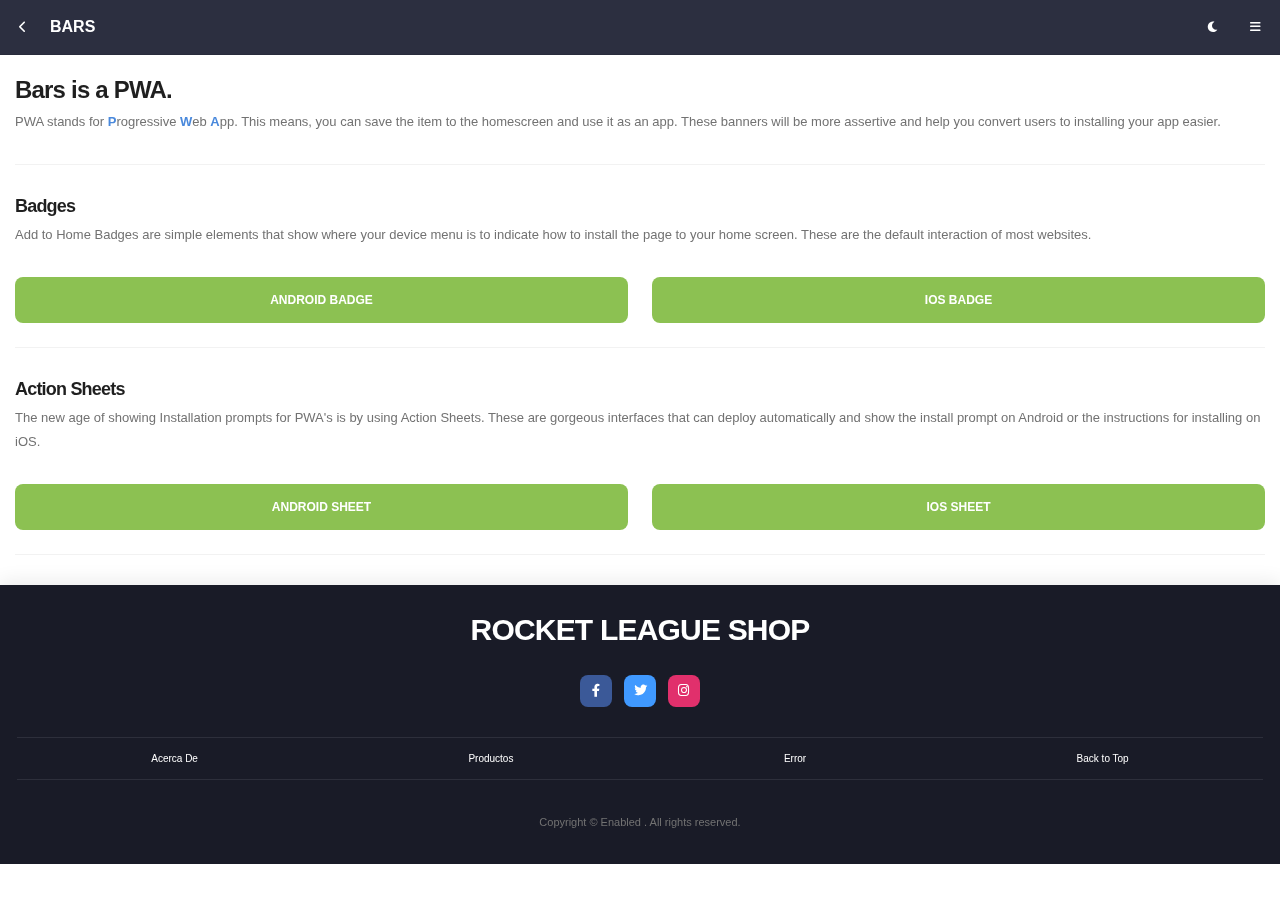
<file: component-add-to-home.html>
<!DOCTYPE HTML>
<html lang="en">
<head>
<meta http-equiv="Content-Type" content="text/html; charset=utf-8" />
<meta name="apple-mobile-web-app-capable" content="yes">
<meta name="apple-mobile-web-app-status-bar-style" content="black-translucent">
<meta name="viewport" content="width=device-width, initial-scale=1, minimum-scale=1, maximum-scale=1, viewport-fit=cover" />
<title>Bars Mobile PWA</title>
<link rel="preconnect" href="https://fonts.gstatic.com">
<link rel="stylesheet" type="text/css" href="styles/bootstrap.css">
<link rel="stylesheet" type="text/css" href="styles/style.css">
<link href="https://fonts.googleapis.com/css2?family=Roboto:wght@300;400;500;600;700;900&display=swap" rel="stylesheet">
<link rel="stylesheet" type="text/css" href="fonts/css/fontawesome-all.min.css">    
<link rel="manifest" href="_manifest.json" data-pwa-version="set_in_manifest_and_pwa_js">
<link rel="apple-touch-icon" sizes="180x180" href="app/icons/icon-192x192.png">
</head>
    
<body class="theme-light">
    
<div id="preloader"><div class="spinner-border color-highlight" role="status"></div></div>
    
<div id="page">
    
    <div class="header header-fixed header-logo-app">
        <a href="#" data-back-button class="header-title">Bars</a>
        <a href="#" data-back-button class="header-icon header-icon-1"><i class="fas fa-chevron-left"></i></a>
        <a href="#" data-menu="menu-main" class="header-icon header-icon-2"><i class="fas fa-bars"></i></a>
        <a href="#" data-toggle-theme class="header-icon header-icon-3 show-on-theme-dark"><i class="fas fa-lightbulb color-yellow-dark"></i></a>
        <a href="#" data-toggle-theme class="header-icon header-icon-3 show-on-theme-light"><i class="fas fa-moon"></i></a>
    </div>
    
    <div id="menu-main"  data-menu-active="nav-components" data-menu-load="menu-main.html" class="menu menu-box-left" data-menu-width="280" data-menu-effect="menu-over"></div>
    
    <div class="page-content header-clear">                
        
        <div class="content">
            <h1>Bars is a PWA.</h1>
            <p>
                PWA stands for
                <strong class="color-blue-dark">P</strong>rogressive
                <strong class="color-blue-dark">W</strong>eb 
                <strong class="color-blue-dark">A</strong>pp.
                This means, you can save the item to the homescreen and use it as an app. These banners will be more assertive and help
                you convert users to installing your app easier.
            </p>
            
            <div class="divider mt-4"></div>

            <h4>Badges</h4>
            <p>
                Add to Home Badges are simple elements that show where your device menu is to indicate how to install the page to your home screen. These are the default interaction of most websites.
            </p>
            <div class="row mb-0">
                <div class="col-6">
                    <a href="#" class="simulate-android-badge rounded-s btn btn-m btn-full shadow-xl font-800 text-uppercase bg-highlight">Android Badge</a>
                </div>
                <div class="col-6">
                    <a href="#" class="simulate-iphone-badge rounded-s btn btn-m btn-full shadow-xl font-800 text-uppercase bg-highlight">iOS Badge</a>
                </div>
            </div>

            <div class="divider mt-4"></div>
            
            <h4>Action Sheets</h4>
            <p>
                The new age of showing Installation prompts for PWA's is by using Action Sheets. These are gorgeous interfaces that can deploy automatically and show the install prompt on Android or 
                the instructions for installing on iOS.
            </p>
            <div class="row mb-0">
                <div class="col-6">
                    <a href="#" data-menu="menu-install-pwa-android" class="simulate-android-banner rounded-s btn btn-m btn-full shadow-xl font-800 text-uppercase bg-highlight">Android Sheet</a>
                </div>
                <div class="col-6">
                    <a href="#" data-menu="menu-install-pwa-ios" class="simulate-ios-banner rounded-s btn btn-m btn-full shadow-xl font-800 text-uppercase bg-highlight">iOS Sheet</a>
                </div>
            </div>
            
            <div class="divider mt-4"></div>
            
        </div>
            

        <div class="footer" data-menu-load="menu-footer.html"></div>
    </div>
    <!-- Page content ends here-->
       

    <!-- add to home elements -->
    <div class="add-to-home">
        <h1 class="color-white mt-0 mb-2 font-14">Add <span class="color-highlight">Bars</span> on  Home Screen</h1>
        <p>
            Tap options and select "Add to Home Screen" It's that easy.
        </p>
        <img class="preload-img" src="images/preload-logo.png" data-src="images/preload-logo.png" alt="img">
        <i class="fa fa-caret-up"></i>
        <a href="#" class="close-add-to-home"><i class="fa fa-times-circle color-red-dark"></i></a>
    </div>

    <!-- Be sure this is on your main visiting page, for example, the index.html page-->
    <!-- Install Prompt for Android -->
    <div id="menu-install-pwa-android" class="menu menu-box-modal"
        data-menu-height="375" 
        data-menu-width="320" 
        data-menu-effect="menu-parallax">
        <img class="mx-auto mt-4 rounded-m" src="app/icons/icon-128x128.png" alt="img" width="90">
        <h4 class="text-center mt-4 mb-2">Bars on your Home Screen</h4>
        <p class="text-center boxed-text-xl">
            Install Bars on your home screen, and access it just like a regular app. It really is that simple!
        </p>
        <div class="boxed-text-l">
            <a href="#" class="pwa-install mx-auto btn btn-m font-700 bg-highlight text-uppercase">Add to Home Screen</a>
            <a href="#" class="pwa-dismiss close-menu btn-full mt-3 pt-2 text-center text-uppercase font-600 color-red-light font-12">Maybe later</a>
        </div>
    </div>   

    <!-- Install instructions for iOS -->
    <div id="menu-install-pwa-ios" 
        class="menu menu-box-modal"
        data-menu-height="330" 
        data-menu-width="320" 
        data-menu-effect="menu-parallax">
        <div class="boxed-text-xl top-25">
            <img class="mx-auto mt-4 rounded-m" src="app/icons/icon-128x128.png" alt="img" width="90">
            <h4 class="text-center mt-4 mb-2">Bars on your Home Screen</h4>
            <p class="text-center ms-3 me-3 mb-2 pb-2">
                Install Bars on your home screen, and access it just like a regular app. Open your Safari menu and tap "Add to Home Screen".
            </p>
            <a href="#" class="pwa-dismiss close-menu btn-full mt-3 text-center text-uppercase font-900 color-red-light opacity-90 font-110">Maybe later</a>
        </div>
    </div>   
 
    
</div>

<script type="text/javascript" src="scripts/bootstrap.min.js"></script>
<script type="text/javascript" src="scripts/custom.js"></script>
</body>
</file>
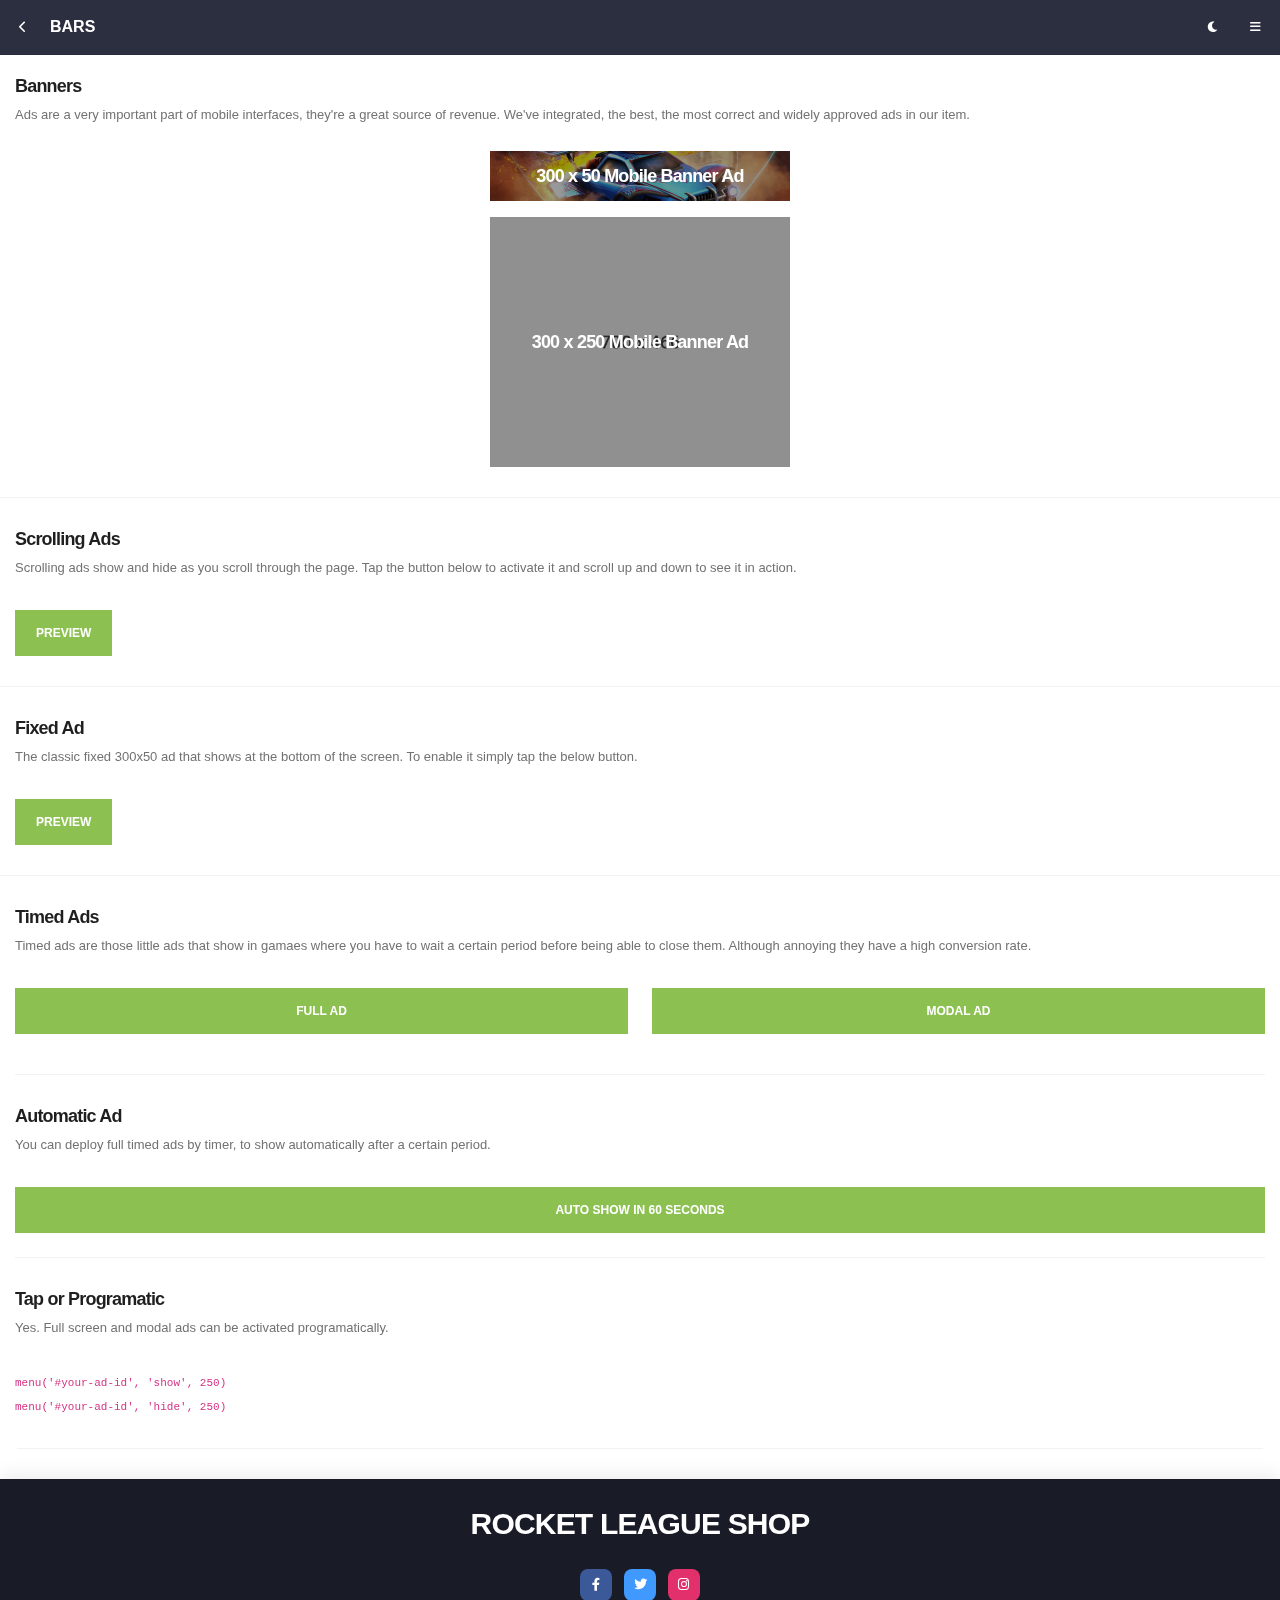
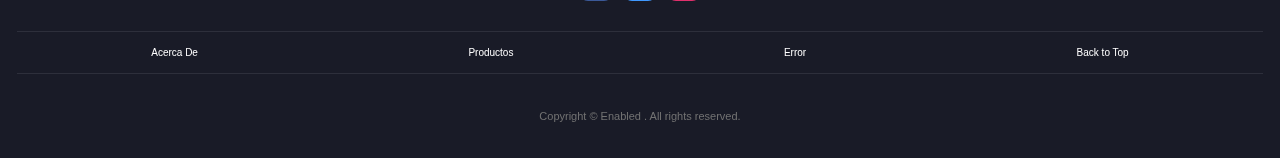
<file: component-advertisements.html>
<!DOCTYPE HTML>
<html lang="en">
<head>
<meta http-equiv="Content-Type" content="text/html; charset=utf-8" />
<meta name="apple-mobile-web-app-capable" content="yes">
<meta name="apple-mobile-web-app-status-bar-style" content="black-translucent">
<meta name="viewport" content="width=device-width, initial-scale=1, minimum-scale=1, maximum-scale=1, viewport-fit=cover" />
<title>Bars Mobile PWA</title>
<link rel="preconnect" href="https://fonts.gstatic.com">
<link rel="stylesheet" type="text/css" href="styles/bootstrap.css">
<link rel="stylesheet" type="text/css" href="styles/style.css">
<link href="https://fonts.googleapis.com/css2?family=Roboto:wght@300;400;500;600;700;900&display=swap" rel="stylesheet">
<link rel="stylesheet" type="text/css" href="fonts/css/fontawesome-all.min.css">    
<link rel="manifest" href="_manifest.json" data-pwa-version="set_in_manifest_and_pwa_js">
<link rel="apple-touch-icon" sizes="180x180" href="app/icons/icon-192x192.png">
</head>
    
<body class="theme-light">
    
<div id="preloader"><div class="spinner-border color-highlight" role="status"></div></div>
    
<div id="page">
    
    <div class="header header-fixed header-logo-app">
        <a href="#" data-back-button class="header-title">Bars</a>
        <a href="#" data-back-button class="header-icon header-icon-1"><i class="fas fa-chevron-left"></i></a>
        <a href="#" data-menu="menu-main" class="header-icon header-icon-2"><i class="fas fa-bars"></i></a>
        <a href="#" data-toggle-theme class="header-icon header-icon-3 show-on-theme-dark"><i class="fas fa-lightbulb color-yellow-dark"></i></a>
        <a href="#" data-toggle-theme class="header-icon header-icon-3 show-on-theme-light"><i class="fas fa-moon"></i></a>
    </div>
    
    <div id="menu-main"  data-menu-active="nav-components" data-menu-load="menu-main.html" class="menu menu-box-left" data-menu-width="280" data-menu-effect="menu-over"></div>
    
    <div class="page-content header-clear">
            
        <div id="adblock-message" class="p-3 me-3 ms-3 rounded-sm shadow-xl bg-blue-dark mb-4 disabled">
            <h4 class="color-white font-700 ps-0 mb-0 pt-1">Ad Blocker Detected</h4>
            <p class="color-white opacity-60 mb-0">To view Ads Components please disable Ad Blocker.</p>
        </div>    
        
        <div class="content">

            <h4>Banners</h4>
            <p class="mb-4">
                Ads are a very important part of mobile interfaces, they're a great source of revenue. We've integrated, the best, the most correct and widely approved ads in our item.
            </p>
            <div class="ad-300x50 bg-highlight mb-3">
                <div class="card bg-1" data-card-height="50">
                    <h4 class="card-center color-white text-center">300 x 50 Mobile Banner Ad</h4>
                    <div class="card-overlay rounded-0 bg-black opacity-40"></div>
                </div>
            </div>

            <div class="ad-300x250 bg-highlight">
                <div class="card bg-6" data-card-height="250">
                    <h4 class="card-center color-white text-center">300 x 250 Mobile Banner Ad</h4>
                    <div class="card-overlay rounded-0 bg-black opacity-40"></div>
                </div>
            </div>
        </div>
        
        <div class="divider"></div>
            
        
        <div class="content">
            <h4>Scrolling Ads</h4>
            <p>
                Scrolling ads show and hide as you scroll through the page. Tap the button below to activate it and scroll up and down to see it in action.
            </p>
            <a href="#" id="activate-scroll-ad" class="btn btn btn-m bg-highlight text-uppercase font-600">Preview</a>
        </div>
        
        <div class="divider"></div>


        <div class="content">
            <h4>Fixed Ad</h4>
            <p>
                The classic fixed 300x50 ad that shows at the bottom of the screen. To enable it simply tap the below button.
            </p>
            <a href="#" id="activate-fixed-ad" class="btn btn-m bg-highlight text-uppercase font-600">Preview</a>
        </div>
        
        <div class="divider"></div>
        
        <div class="content">
            <h4>Timed Ads</h4>
            <p>
                Timed ads are those little ads that show in gamaes where you have to wait a certain period before being
                able to close them. Although annoying they have a high conversion rate.
            </p>
            <div class="row mb-0">
                <div class="col-6">
                    <a href="#" data-menu="ad-timed-2" data-timed-ad="10" class="btn btn-m btn-full text-uppercase shadow-xl font-600 bg-highlight mb-2">Full Ad</a>
                </div>
                <div class="col-6">
                    <a href="#" data-menu="ad-timed-1" data-timed-ad="5"  class="btn btn-m btn-full text-uppercase shadow-xl font-600 bg-highlight mb-3">Modal Ad</a>
                </div>
            </div>

            <div class="divider mt-4"></div>

            <h4>Automatic Ad</h4>
            <p>
                You can deploy full timed ads by timer, to show automatically after a certain period.
            </p>
            <a href="#" data-menu="ad-timed-3" data-timed-ad="5" data-auto-show-ad="60" class="btn btn-m btn-full text-uppercase shadow-xl font-600 bg-highlight mb-2">Auto Show in 60 Seconds</a>

            <div class="divider mt-4"></div>

            <h4>Tap or Programatic</h4>
            <p>
                Yes. Full screen and modal ads can be activated programatically.
            </p>
            <code>
                menu('#your-ad-id', 'show', 250)<br>
                menu('#your-ad-id', 'hide', 250)
            </code>
        </div>
        
        <div class="divider divider-margins"></div>
        
        <div class="footer" data-menu-load="menu-footer.html"></div>
    </div>
    <!-- Page content ends here-->
       
    
    <!-- Scroll Ad-->
    <div class="scroll-ad shadow-xl bg-blue-dark disabled">
        <img src="images/pictures/1s.jpg" class="shadow-l" alt="img">
        <h1 class="text-uppercase font-800 font-18 color-white">GET Bars TODAY</h1>
        <em class="font-12">Flexibile, fast and fully featured. <br>Pure mobile awesome!</em>
        <a href="#" class="bg-white color-black shadow-m">Purchase</a>
    </div>
    
    <!-- Fixed Ad-->
    <div class="fixed-ad ad-300x50 ad-300x50-fixed bg-red-dark mb-2 disabled">
        <div class="card bg-1" data-card-height="50" style="height: 50px;">
            <h4 class="card-center color-white text-center">300 x 50 Mobile Banner Ad</h4>
            <div class="card-overlay rounded-0 bg-black opacity-40"></div>
        </div>
    </div>

    
    <div id="ad-timed-1" class="menu menu-box-modal menu-box-detached" data-menu-width="340" data-menu-height="450" data-menu-effect="menu-over">
        <div class="card bg-7 mb-0" data-card-height="450">
            <div class="card-top">
                <a href="#" class="close-menu ad-time-close color-highlight"><i class="fa fa-times disabled"></i><span></span></a>
            </div>
            <div class="card-top">
                <span class="color-white bg-black font-10 opacity-70 pb-1 pt-1 ps-2 pe-2 ms-1">Sponsored Content</span>
            </div>
            <div class="card-center ms-2 me-2">
                <h1 class="color-white text-center mb-3">Modal Ad</h1>
                <p class="color-white text-center opacity-50 mt-n1 mb-0">Timed ads show for the amount of time you want. During this time, users cannot click the close button. After the time has elapsed, the ad can be closed.</p>
                <a href="#" class="close-menu mt-5 btn btn-m btn-center-l rounded-s shadow-xl text-uppercase font-900 bg-red-dark">Demo Close Button</a>
            </div>
            <div class="card-overlay bg-black opacity-90"></div>
        </div>        
    </div>    
    <div id="ad-timed-2" class="menu menu-box-modal menu-box-detached" data-menu-width="cover" data-menu-height="cover" data-menu-effect="menu-over">
        <div class="card bg-7 mb-0" data-card-height="cover-full">
            <div class="card-top">
                <a href="#" class="close-menu ad-time-close color-highlight"><i class="fa fa-times disabled"></i><span></span></a>
            </div>
            <div class="card-top">
                <span class="color-white bg-black font-10 opacity-70 pb-1 pt-1 ps-2 pe-2 ms-1">Sponsored Content</span>
            </div>
            <div class="card-center ms-5 me-5">
                <h1 class="color-white text-center mb-3 font-40">Full Ad</h1>
                <p class="color-white text-center opacity-50 mt-n1 mb-0">Timed ads show for the amount of time you want. During this time, users cannot click the close button. After the time has elapsed, the ad can be closed.</p>
                <a href="#" class="close-menu mt-5 btn btn-m btn-center-l rounded-s shadow-xl text-uppercase font-900 bg-red-dark">Demo Close Button</a>
            </div>
            <div class="card-overlay bg-black opacity-90"></div>
        </div>        
    </div>  
    
    <div id="ad-timed-3" class="menu menu-box-modal menu-box-detached" data-menu-width="cover" data-menu-height="cover" data-menu-effect="menu-over">
        <div class="card bg-3 mb-0" data-card-height="cover-full">
            <div class="card-top">
                <a href="#" class="close-menu ad-time-close color-highlight"><i class="fa fa-times disabled"></i><span></span></a>
            </div>
            <div class="card-top">
                <span class="color-white bg-black font-10 opacity-70 pb-1 pt-1 ps-2 pe-2 ms-1">Sponsored Content</span>
            </div>
            <div class="card-center ms-5 me-5">
                <h1 class="color-white text-center mb-3 font-40">Automatic Show</h1>
                <p class="color-white text-center opacity-50 mt-n1 mb-0">This ad apears on it's own, and can only be closed after 5 seconds. In the demo, you can use the red close button, in real life, you can remove that button.</p>
                <a href="#" class="close-menu mt-5 btn btn-m btn-center-l rounded-s shadow-xl text-uppercase font-900 bg-red-dark">Demo Close Button</a>
            </div>
            <div class="card-overlay bg-black opacity-90"></div>
        </div>        
    </div>    
</div>

<script type="text/javascript" src="scripts/bootstrap.min.js"></script>
<script type="text/javascript" src="scripts/custom.js"></script>
</body>
</file>
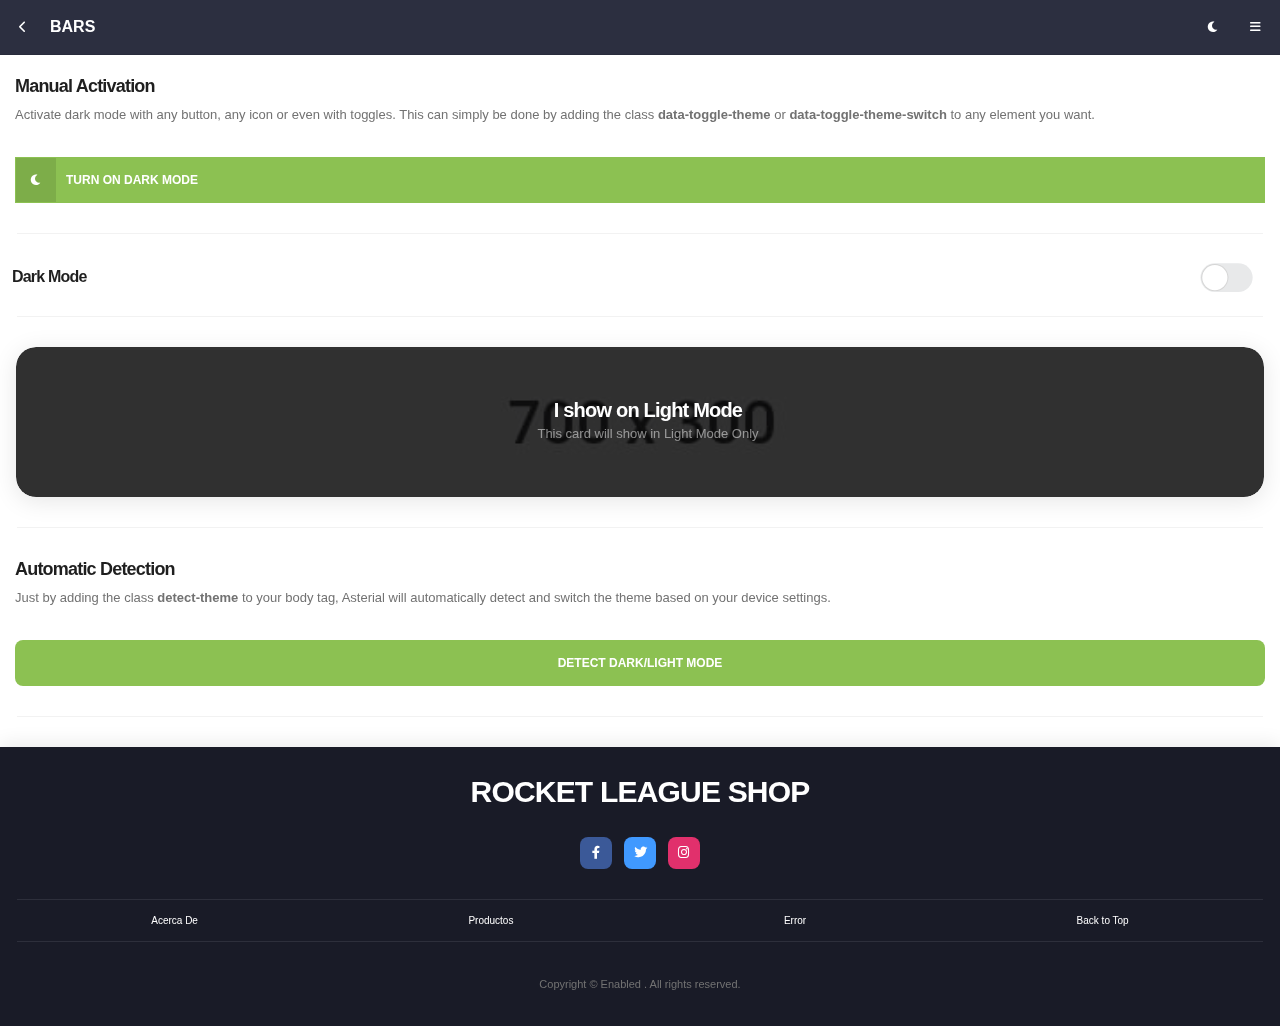
<file: component-auto-dark.html>
<!DOCTYPE HTML>
<html lang="en">
<head>
<meta http-equiv="Content-Type" content="text/html; charset=utf-8" />
<meta name="apple-mobile-web-app-capable" content="yes">
<meta name="apple-mobile-web-app-status-bar-style" content="black-translucent">
<meta name="viewport" content="width=device-width, initial-scale=1, minimum-scale=1, maximum-scale=1, viewport-fit=cover" />
<title>Bars Mobile PWA</title>
<link rel="preconnect" href="https://fonts.gstatic.com">
<link rel="stylesheet" type="text/css" href="styles/bootstrap.css">
<link rel="stylesheet" type="text/css" href="styles/style.css">
<link href="https://fonts.googleapis.com/css2?family=Roboto:wght@300;400;500;600;700;900&display=swap" rel="stylesheet">
<link rel="stylesheet" type="text/css" href="fonts/css/fontawesome-all.min.css">    
<link rel="manifest" href="_manifest.json" data-pwa-version="set_in_manifest_and_pwa_js">
<link rel="apple-touch-icon" sizes="180x180" href="app/icons/icon-192x192.png">
</head>
    
<body class="theme-light">
    
<div id="preloader"><div class="spinner-border color-highlight" role="status"></div></div>
    
<div id="page">
    
    <div class="header header-fixed header-logo-app">
        <a href="#" data-back-button class="header-title">Bars</a>
        <a href="#" data-back-button class="header-icon header-icon-1"><i class="fas fa-chevron-left"></i></a>
        <a href="#" data-menu="menu-main" class="header-icon header-icon-2"><i class="fas fa-bars"></i></a>
        <a href="#" data-toggle-theme class="header-icon header-icon-3 show-on-theme-dark"><i class="fas fa-lightbulb color-yellow-dark"></i></a>
        <a href="#" data-toggle-theme class="header-icon header-icon-3 show-on-theme-light"><i class="fas fa-moon"></i></a>
    </div>
    
    <div id="menu-main"  data-menu-active="nav-components" data-menu-load="menu-main.html" class="menu menu-box-left" data-menu-width="280" data-menu-effect="menu-over"></div>
    
    <div class="page-content header-clear">                
        
        <div class="content">
            <h4>Manual Activation</h4>
            <p>
                Activate dark mode with any button, any icon or even with toggles. This can simply be done by adding the class <strong>data-toggle-theme</strong> or <strong>data-toggle-theme-switch</strong> to
                any element you want.
            </p>
            <a href="#" data-toggle-theme class="show-on-theme-light btn btn-full btn-m btn-icon text-uppercase bg-highlight text-start font-700"><i class="fa fa-moon text-center"></i>Turn On Dark Mode</a>
            <a href="#" data-toggle-theme class="show-on-theme-dark btn btn-full btn-m btn-icon text-uppercase bg-orange-dark text-start font-700"><i class="fa fa-lightbulb text-center"></i>Turn On Light Mode</a>
        </div>
        
        <div class="divider divider-margins mb-0"></div>
        
        <a href="#" data-toggle-theme data-trigger-switch="toggle-dark12" >
            <div class="d-flex pt-3 mt-1 mb-2 pb-2">
                <div class="align-self-center">
                    <h5 class="show-on-theme-light ps-2 ms-1 mb-0">Dark Mode</h5>
                    <h5 class="show-on-theme-dark ps-2 ms-1 mb-0">Light Mode</h5>
                </div>
                <div class="ms-auto me-5 pe-2">
                    <div class="custom-control ios-switch scale-switch">
                        <input data-toast="switched-color-scheme" data-toggle-theme type="checkbox" class="ios-input" id="toggle-dark12">
                        <label class="custom-control-label" for="toggle-dark12"></label>
                    </div>
                </div>
            </div>
        </a>
        
        <div class="divider divider-margins"></div>
                
        <div data-toggle-theme class="card card-style show-on-theme-light" data-card-height="150" style="background-image:url(images/pictures/1w.jpg);">
            <div class="card-center text-center">
                <h3 class="color-white ps-3 mb-0">I show on Light Mode</h3>
                <p class="ps-3 color-white opacity-50 mb-0">This card will show in Light Mode Only</p>
            </div>
            <div class="card-overlay bg-black opacity-80"></div>
        </div>
        
        <div data-toggle-theme class="card card-style show-on-theme-dark" data-card-height="150" style="background-image:url(images/pictures/3w.jpg);">
            <div class="card-center text-center">
                <h3 class="ps-3 color-black mb-0">I show on Dark Mode</h3>
                <p class="ps-3 color-black opacity-80 mb-0">This card will show in Dark Mode Only</p>
            </div>
            <div class="card-overlay bg-white opacity-80"></div>
        </div>
        
        <div class="divider divider-margins"></div>
        
        <div class="content">
            <h4>Automatic Detection</h4>
            <p>
                Just by adding the class <strong>detect-theme</strong> to your body tag, Asterial will automatically detect and switch the theme based on your device settings.
            </p>
            <a href="#" class="detect-dark-mode btn btn-full btn-m rounded-s bg-highlight text-uppercase font-700">Detect Dark/Light Mode</a>
        </div>
        
        <div class="divider divider-margins"></div>
        
        <div id="dark-mode-detected" class="disabled">
            <div class="content pb-4">
                <h4>Your Device is in Dark Mode</h4>
                <p>
                    We detected your device is in dark mode, so we set the entire page to dark for you. You can disable this automatic feature or switch to light mode from the header icon <i class="fa fa-lightbulb color-yellow1-dark"></i>
                </p>

                <a href="#" data-toggle-theme class="btn btn-full btn-m font-11 rounded-s bg-highlight text-uppercase font-900 mb-1">Detect Dark/Light Mode</a>
                <a href="#" class="disable-auto-dark-mode btn btn-full btn-m font-11 rounded-s bg-highlight text-uppercase font-900">Disable Auto Detection</a>
            </div>            
        </div>    


        <div id="light-mode-detected" class="disabled">
            <div class="content pb-4">
                <h4>Your Device is in Light Mode Mode</h4>
                <p>
                    We detected your device is in dark mode, so we set the entire page to dark for you. You can disable this automatic feature or switch to light mode from the header icon <i class="fa fa-lightbulb color-yellow1-dark"></i>
                </p>

                <a href="#" data-toggle-theme class="btn btn-full btn-m font-11 rounded-s bg-highlight text-uppercase font-900 mb-1">Detect Dark/Light Mode</a>
                <a href="#" class="disable-auto-dark-mode btn btn-full btn-m font-11 rounded-s bg-highlight text-uppercase font-900">Disable Auto Detection</a>
            </div>            
        </div>    

        <div id="manual-mode-detected" class="disabled">
            <div class="content pb-4">
                <h4>Auto Light & Dark Modes Unsupported</h4>
                <p>
                    Your device doesn't support auto dark and light modes, but you can still toggle them using a button or the icon in the top right corner of the header.
                </p>

                <a href="#" data-toggle-theme class="btn btn-full btn-m font-11 rounded-s bg-highlight text-uppercase font-900">Detect Dark/Light Mode Manually</a>
            </div>            
        </div>   

    
        <div class="footer" data-menu-load="menu-footer.html"></div>
    </div>
    <!-- Page content ends here-->
       
         
    
</div>

<script type="text/javascript" src="scripts/bootstrap.min.js"></script>
<script type="text/javascript" src="scripts/custom.js"></script>
</body>
</file>
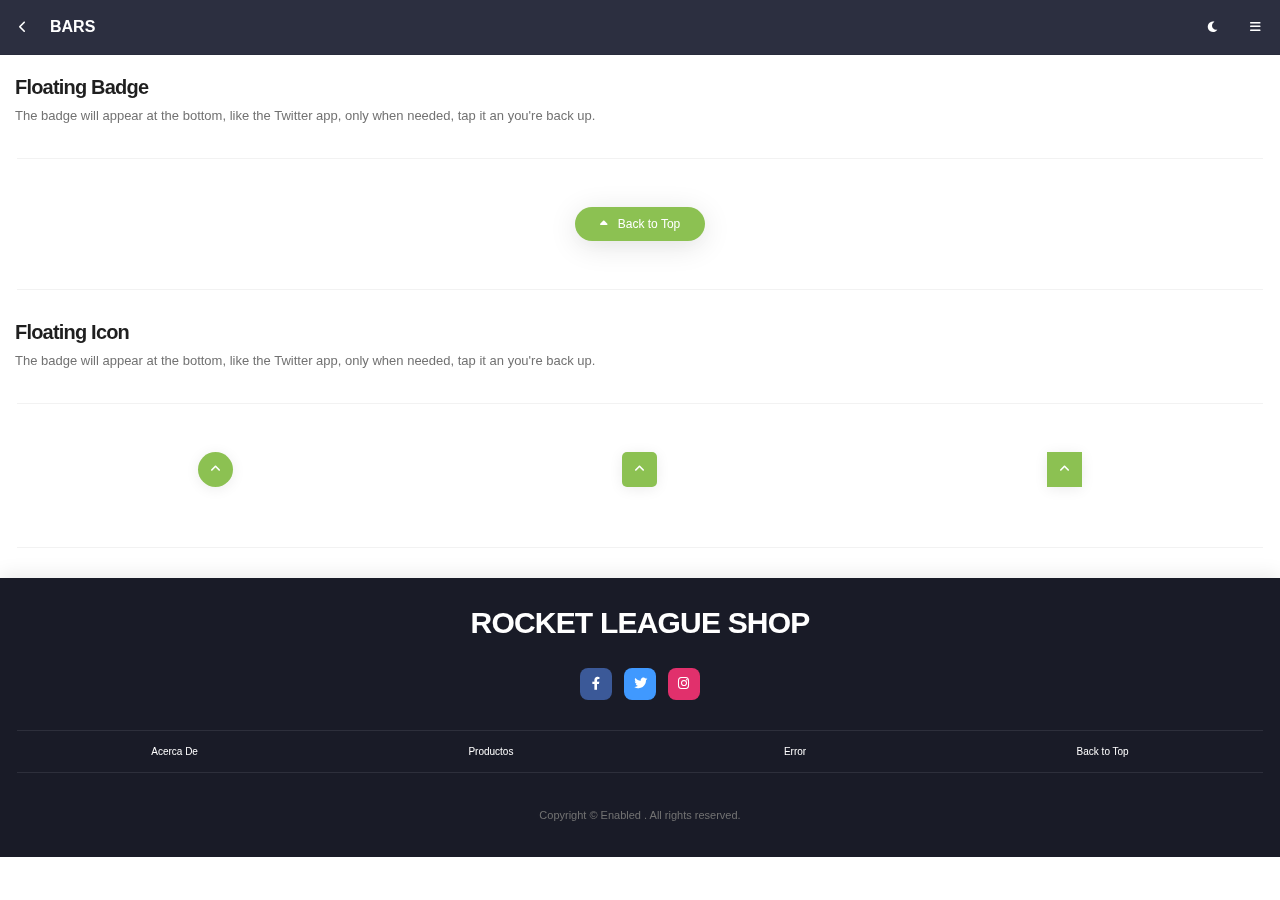
<file: component-back-to-top.html>
<!DOCTYPE HTML>
<html lang="en">
<head>
<meta http-equiv="Content-Type" content="text/html; charset=utf-8" />
<meta name="apple-mobile-web-app-capable" content="yes">
<meta name="apple-mobile-web-app-status-bar-style" content="black-translucent">
<meta name="viewport" content="width=device-width, initial-scale=1, minimum-scale=1, maximum-scale=1, viewport-fit=cover" />
<title>Bars Mobile PWA</title>
<link rel="preconnect" href="https://fonts.gstatic.com">
<link rel="stylesheet" type="text/css" href="styles/bootstrap.css">
<link rel="stylesheet" type="text/css" href="styles/style.css">
<link href="https://fonts.googleapis.com/css2?family=Roboto:wght@300;400;500;600;700;900&display=swap" rel="stylesheet">
<link rel="stylesheet" type="text/css" href="fonts/css/fontawesome-all.min.css">    
<link rel="manifest" href="_manifest.json" data-pwa-version="set_in_manifest_and_pwa_js">
<link rel="apple-touch-icon" sizes="180x180" href="app/icons/icon-192x192.png">
</head>
    
<body class="theme-light">
    
<div id="preloader"><div class="spinner-border color-highlight" role="status"></div></div>
    
<div id="page">
    
    <div class="header header-fixed header-logo-app">
        <a href="#" data-back-button class="header-title">Bars</a>
        <a href="#" data-back-button class="header-icon header-icon-1"><i class="fas fa-chevron-left"></i></a>
        <a href="#" data-menu="menu-main" class="header-icon header-icon-2"><i class="fas fa-bars"></i></a>
        <a href="#" data-toggle-theme class="header-icon header-icon-3 show-on-theme-dark"><i class="fas fa-lightbulb color-yellow-dark"></i></a>
        <a href="#" data-toggle-theme class="header-icon header-icon-3 show-on-theme-light"><i class="fas fa-moon"></i></a>
    </div>
    
    <div id="menu-main"  data-menu-active="nav-components" data-menu-load="menu-main.html" class="menu menu-box-left" data-menu-width="280" data-menu-effect="menu-over"></div>
    
    <div class="page-content header-clear">                
                
            <div class="content">
                <h3 class="font-700">Floating Badge</h3>
                <p>
                    The badge will appear at the bottom, like the Twitter app, only when needed, tap it an you're back up.
                </p>
            </div>            

        <div class="divider divider-margins"></div>
        
        <div class="content mt-5 mb-5">
            <a href="#" class="back-to-top-badge bg-highlight color-white shadow-xl"><i class="fa fa-caret-up"></i><span>Back to Top</span></a>
        </div>

        <div class="divider divider-margins"></div>
        
        <div class="content">
            <h3 class="font-700">Floating Icon</h3>
            <p>
                The badge will appear at the bottom, like the Twitter app, only when needed, tap it an you're back up.
            </p>
        </div>       
        
        <div class="divider divider-margins"></div>

        <div class="content mt-5">
            <div class="row">
                <div class="col-4">
                    <a href="#" class="back-to-top-icon back-to-top-icon-circle bg-highlight color-white shadow-m"><i class="fa fa-angle-up"></i></a>
                </div>
                <div class="col-4">
                    <a href="#" class="back-to-top-icon rounded-xs back-to-top-icon-circle bg-highlight color-white shadow-m"><i class="fa fa-angle-up"></i></a>
                </div>
                <div class="col-4">
                    <a href="#" class="back-to-top-icon rounded-0 back-to-top-icon-circle bg-highlight color-white shadow-m"><i class="fa fa-angle-up"></i></a>
                </div>
            </div>
        </div>
        
        <div class="divider divider-margins"></div>
        
        <div class="footer" data-menu-load="menu-footer.html"></div>
    </div>
    <!-- Page content ends here-->
       
         
    
</div>

<script type="text/javascript" src="scripts/bootstrap.min.js"></script>
<script type="text/javascript" src="scripts/custom.js"></script>
</body>
</file>
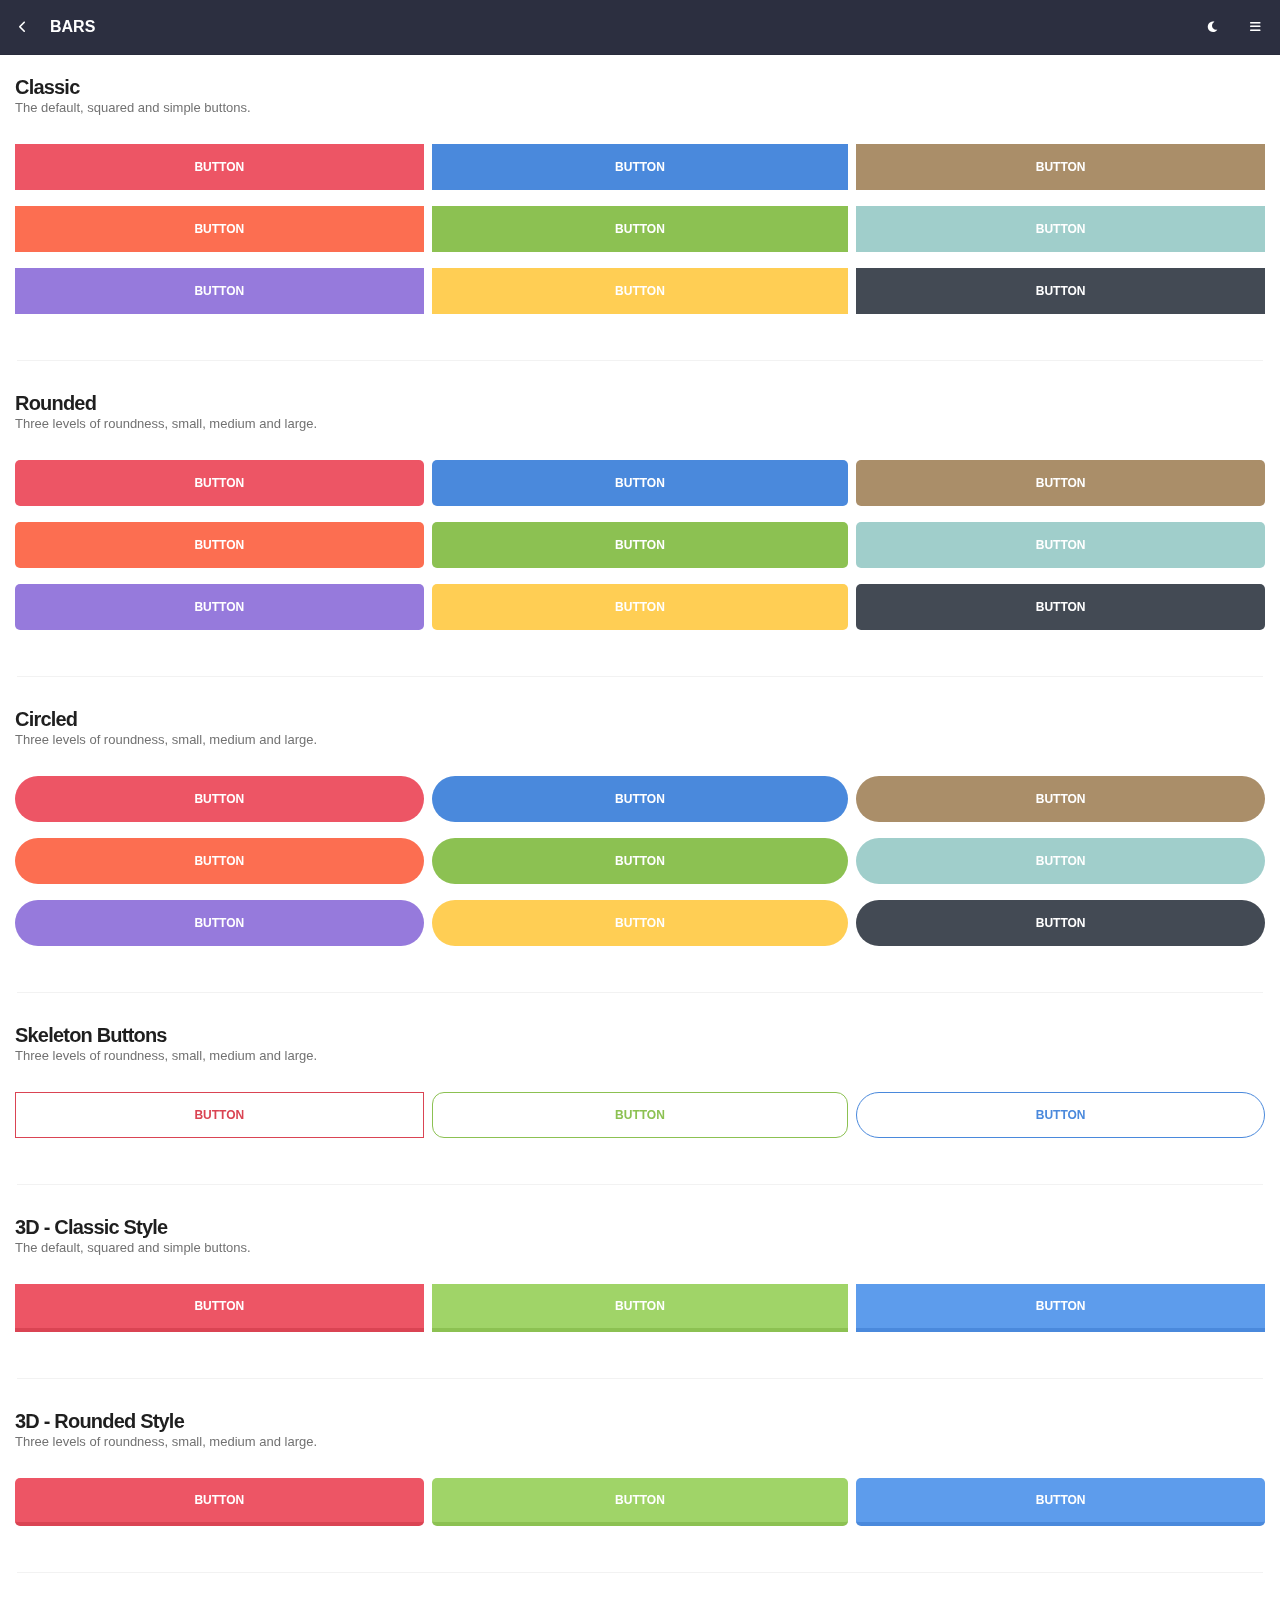
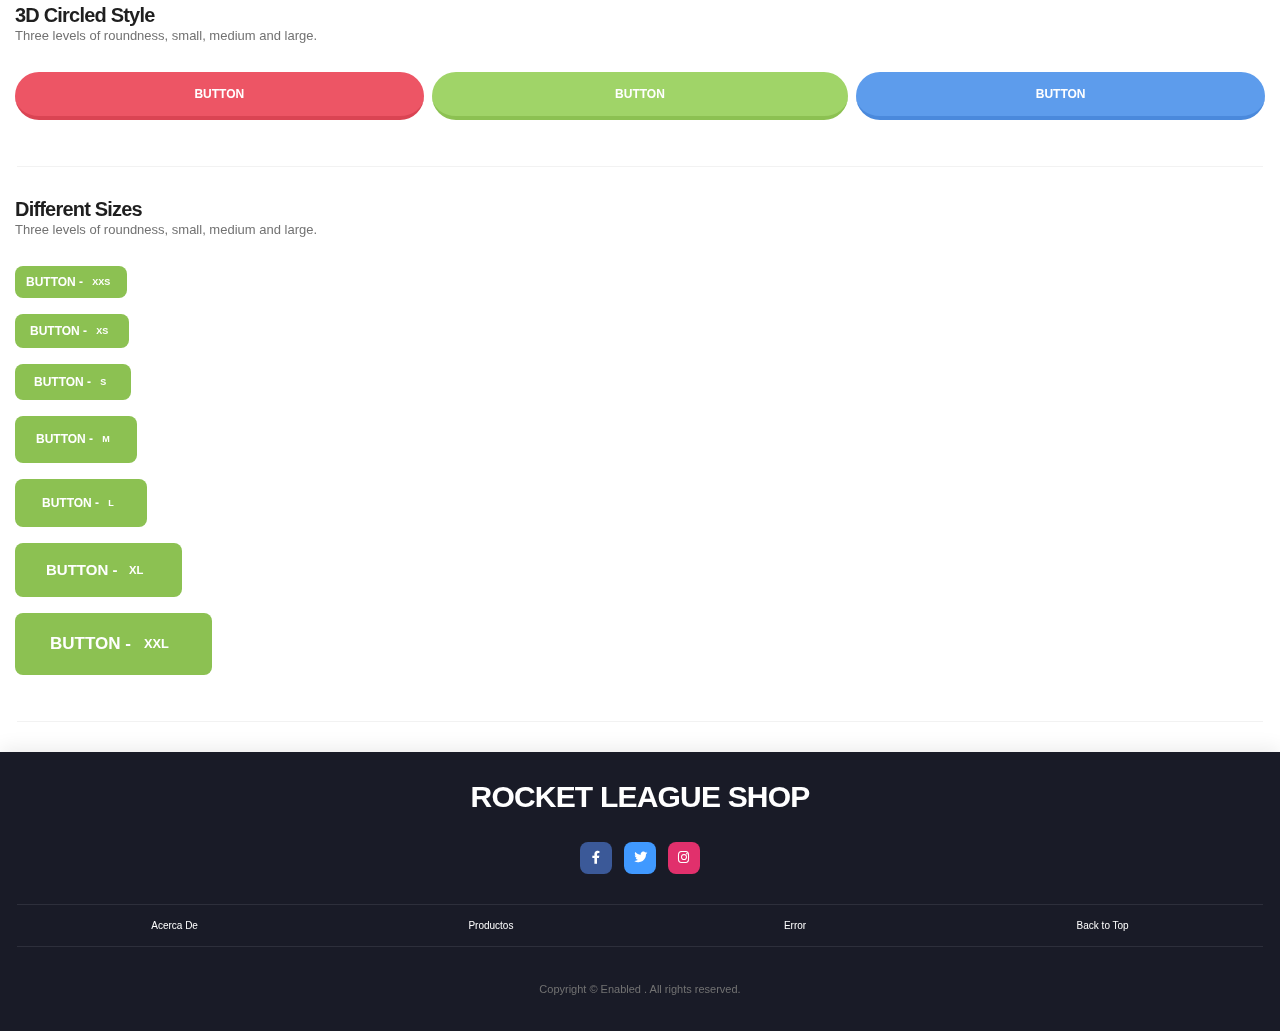
<file: component-buttons.html>
<!DOCTYPE HTML>
<html lang="en">
<head>
<meta http-equiv="Content-Type" content="text/html; charset=utf-8" />
<meta name="apple-mobile-web-app-capable" content="yes">
<meta name="apple-mobile-web-app-status-bar-style" content="black-translucent">
<meta name="viewport" content="width=device-width, initial-scale=1, minimum-scale=1, maximum-scale=1, viewport-fit=cover" />
<title>Bars Mobile PWA</title>
<link rel="preconnect" href="https://fonts.gstatic.com">
<link rel="stylesheet" type="text/css" href="styles/bootstrap.css">
<link rel="stylesheet" type="text/css" href="styles/style.css">
<link href="https://fonts.googleapis.com/css2?family=Roboto:wght@300;400;500;600;700;900&display=swap" rel="stylesheet">
<link rel="stylesheet" type="text/css" href="fonts/css/fontawesome-all.min.css">    
<link rel="manifest" href="_manifest.json" data-pwa-version="set_in_manifest_and_pwa_js">
<link rel="apple-touch-icon" sizes="180x180" href="app/icons/icon-192x192.png">
</head>
    
<body class="theme-light">
    
<div id="preloader"><div class="spinner-border color-highlight" role="status"></div></div>
    
<div id="page">
    
    <div class="header header-fixed header-logo-app">
        <a href="#" data-back-button class="header-title">Bars</a>
        <a href="#" data-back-button class="header-icon header-icon-1"><i class="fas fa-chevron-left"></i></a>
        <a href="#" data-menu="menu-main" class="header-icon header-icon-2"><i class="fas fa-bars"></i></a>
        <a href="#" data-toggle-theme class="header-icon header-icon-3 show-on-theme-dark"><i class="fas fa-lightbulb color-yellow-dark"></i></a>
        <a href="#" data-toggle-theme class="header-icon header-icon-3 show-on-theme-light"><i class="fas fa-moon"></i></a>
    </div>
    
    <div id="menu-main"  data-menu-active="nav-components" data-menu-load="menu-main.html" class="menu menu-box-left" data-menu-width="280" data-menu-effect="menu-over"></div>
    
    <div class="page-content header-clear">                
        
        <div class="content">
            <h3 class="font-700">Classic</h3>
            <p class="mt-n2 mb-4">
                The default, squared and simple buttons.
            </p>
            <div class="row mb-0">
                <div class="col-4 pe-1">
                    <a href="#" class="btn btn-m btn-full mb-3 rounded-0 text-uppercase font-900 shadow-s bg-red-light">Button</a>
                    <a href="#" class="btn btn-m btn-full mb-3 rounded-0 text-uppercase font-900 shadow-s bg-orange-light">Button</a>
                    <a href="#" class="btn btn-m btn-full mb-3 rounded-0 text-uppercase font-900 shadow-s bg-magenta-dark">Button</a>
                </div>
                <div class="col-4 pe-1 ps-1">
                    <a href="#" class="btn btn-m btn-full mb-3 rounded-0 text-uppercase font-900 shadow-s bg-blue-dark">Button</a>
                    <a href="#" class="btn btn-m btn-full mb-3 rounded-0 text-uppercase font-900 shadow-s bg-green-dark">Button</a>
                    <a href="#" class="btn btn-m btn-full mb-3 rounded-0 text-uppercase font-900 shadow-s bg-yellow-light">Button</a>
                </div>
                <div class="col-4 ps-1">
                    <a href="#" class="btn btn-m btn-full mb-3 rounded-0 text-uppercase font-900 shadow-s bg-brown-dark">Button</a>
                    <a href="#" class="btn btn-m btn-full mb-3 rounded-0 text-uppercase font-900 shadow-s bg-teal-light">Button</a>
                    <a href="#" class="btn btn-m btn-full mb-3 rounded-0 text-uppercase font-900 shadow-s bg-dark-dark">Button</a>
                </div>
            </div>
        </div>

        <div class="divider divider-margins"></div>
        
        <div class="content">
            <h3 class="font-700">Rounded</h3>
            <p class="mt-n2 mb-4">
                Three levels of roundness, small, medium and large.            
            </p>
            <div class="row mb-0">
                <div class="col-4 pe-1">
                    <a href="#" class="btn btn-m btn-full mb-3 rounded-xs text-uppercase font-900 shadow-s bg-red-light">Button</a>
                    <a href="#" class="btn btn-m btn-full mb-3 rounded-xs text-uppercase font-900 shadow-s bg-orange-light">Button</a>
                    <a href="#" class="btn btn-m btn-full mb-3 rounded-xs text-uppercase font-900 shadow-s bg-magenta-dark">Button</a>
                </div>
                <div class="col-4 pe-1 ps-1">
                    <a href="#" class="btn btn-m btn-full mb-3 rounded-xs text-uppercase font-900 shadow-s bg-blue-dark">Button</a>
                    <a href="#" class="btn btn-m btn-full mb-3 rounded-xs text-uppercase font-900 shadow-s bg-green-dark">Button</a>
                    <a href="#" class="btn btn-m btn-full mb-3 rounded-xs text-uppercase font-900 shadow-s bg-yellow-light">Button</a>
                </div>
                <div class="col-4 ps-1">
                    <a href="#" class="btn btn-m btn-full mb-3 rounded-xs text-uppercase font-900 shadow-s bg-brown-dark">Button</a>
                    <a href="#" class="btn btn-m btn-full mb-3 rounded-xs text-uppercase font-900 shadow-s bg-teal-light">Button</a>
                    <a href="#" class="btn btn-m btn-full mb-3 rounded-xs text-uppercase font-900 shadow-s bg-dark-dark">Button</a>
                </div>
            </div>
        </div>
        
        <div class="divider divider-margins"></div>

        <div class="content">
            <h3 class="font-700">Circled</h3>
            <p class="mt-n2 mb-4">
                Three levels of roundness, small, medium and large.            
            </p>
            <div class="row mb-0">
                <div class="col-4 pe-1">
                    <a href="#" class="btn btn-m btn-full mb-3 rounded-xl text-uppercase font-900 shadow-s bg-red-light">Button</a>
                    <a href="#" class="btn btn-m btn-full mb-3 rounded-xl text-uppercase font-900 shadow-s bg-orange-light">Button</a>
                    <a href="#" class="btn btn-m btn-full mb-3 rounded-xl text-uppercase font-900 shadow-s bg-magenta-dark">Button</a>
                </div>
                <div class="col-4 pe-1 ps-1">
                    <a href="#" class="btn btn-m btn-full mb-3 rounded-xl text-uppercase font-900 shadow-s bg-blue-dark">Button</a>
                    <a href="#" class="btn btn-m btn-full mb-3 rounded-xl text-uppercase font-900 shadow-s bg-green-dark">Button</a>
                    <a href="#" class="btn btn-m btn-full mb-3 rounded-xl text-uppercase font-900 shadow-s bg-yellow-light">Button</a>
                </div>
                <div class="col-4 ps-1">
                    <a href="#" class="btn btn-m btn-full mb-3 rounded-xl text-uppercase font-900 shadow-s bg-brown-dark">Button</a>
                    <a href="#" class="btn btn-m btn-full mb-3 rounded-xl text-uppercase font-900 shadow-s bg-teal-light">Button</a>
                    <a href="#" class="btn btn-m btn-full mb-3 rounded-xl text-uppercase font-900 shadow-s bg-dark-dark">Button</a>
                </div>
            </div>
        </div>
        
        <div class="divider divider-margins"></div>
        
        <div class="content">
            <h3 class="font-700">Skeleton Buttons</h3>
            <p class="mt-n2 mb-4">
                Three levels of roundness, small, medium and large.            
            </p>
            <div class="row mb-0">
                <div class="col-4 pe-1">
                    <a href="#" class="btn btn-border btn-m btn-full mb-3 rounded-0 text-uppercase font-900 border-red-dark color-red-dark bg-theme">Button</a>
                </div>
                <div class="col-4 ps-1 pe-1">
                    <a href="#" class="btn btn-border btn-m btn-full mb-3 rounded-sm text-uppercase font-900 border-green-dark color-green-dark bg-theme">Button</a>
                </div>
                <div class="col-4 ps-1">
                    <a href="#" class="btn btn-border btn-m btn-full mb-3 rounded-xl text-uppercase font-900 border-blue-dark color-blue-dark bg-theme">Button</a>
                </div>
            </div>
        </div>

        <div class="divider divider-margins"></div>
        
        <div class="content">
            <h3 class="font-700">3D - Classic Style</h3>
            <p class="mt-n2 mb-4">
                The default, squared and simple buttons.
            </p>
            <div class="row mb-0">
                <div class="col-4 pe-1">
                    <a href="#" class="btn btn-3d btn-m btn-full mb-3 rounded-0 text-uppercase font-900 shadow-s border-red-dark bg-red-light">Button</a>
                </div>
                <div class="col-4 ps-1 pe-1">
                    <a href="#" class="btn btn-3d btn-m btn-full mb-3 rounded-0 text-uppercase font-900 shadow-s border-green-dark bg-green-light">Button</a>
                </div>
                <div class="col-4 ps-1">
                    <a href="#" class="btn btn-3d btn-m btn-full mb-3 rounded-0 text-uppercase font-900 shadow-s border-blue-dark bg-blue-light">Button</a>
                </div>
            </div>
        </div>
        
        <div class="divider divider-margins"></div>

        <div class="content">
            <h3 class="font-700">3D - Rounded Style</h3>
            <p class="mt-n2 mb-4">
                Three levels of roundness, small, medium and large.            
            </p>
            <div class="row mb-0">
                <div class="col-4 pe-1">
                    <a href="#" class="btn btn-3d btn-m btn-full mb-3 rounded-xs text-uppercase font-900 shadow-s border-red-dark bg-red-light">Button</a>
                </div>
                <div class="col-4 ps-1 pe-1">
                    <a href="#" class="btn btn-3d btn-m btn-full mb-3 rounded-xs text-uppercase font-900 shadow-s  border-green-dark bg-green-light">Button</a>
                </div>
                <div class="col-4 ps-1">
                    <a href="#" class="btn btn-3d btn-m btn-full mb-3 rounded-xs text-uppercase font-900 shadow-s  border-blue-dark bg-blue-light">Button</a>
                </div>
            </div>
        </div>

        <div class="divider divider-margins"></div>
        
        <div class="content">
            <h3 class="font-700">3D Circled Style</h3>
            <p class="mt-n2 mb-4">
                Three levels of roundness, small, medium and large.            
            </p>
            <div class="row mb-0">
                <div class="col-4 pe-1">
                    <a href="#" class="btn btn-3d btn-m btn-full mb-3 rounded-xl text-uppercase font-900 shadow-s border-red-dark  bg-red-light">Button</a>
                </div>
                <div class="col-4 ps-1 pe-1">
                    <a href="#" class="btn btn-3d btn-m btn-full mb-3 rounded-xl text-uppercase font-900 shadow-s  border-green-dark bg-green-light">Button</a>
                </div>
                <div class="col-4 ps-1">
                    <a href="#" class="btn btn-3d btn-m btn-full mb-3 rounded-xl text-uppercase font-900 shadow-s  border-blue-dark bg-blue-light">Button</a>
                </div>
            </div>
        </div>
        
        <div class="divider divider-margins"></div>
        
        <div class="content">
            <h3 class="font-700">Different Sizes</h3>
            <p class="mt-n2 mb-4">
                Three levels of roundness, small, medium and large.            
            </p>
            <a href="#" class="btn btn-xxs mb-3 rounded-s text-uppercase font-900 shadow-s bg-highlight">Button - <span class="badge badge-light">XXS</span> </a><br>
            <a href="#" class="btn btn-xs mb-3 rounded-s text-uppercase font-900 shadow-s bg-highlight">Button - <span class="badge badge-light">XS</span></a><br>
            <a href="#" class="btn btn-s mb-3 rounded-s text-uppercase font-900 shadow-s bg-highlight">Button - <span class="badge badge-light">S</span></a><br>
            <a href="#" class="btn btn-m mb-3 rounded-s text-uppercase font-900 shadow-s bg-highlight">Button - <span class="badge badge-light">M</span></a><br>
            <a href="#" class="btn btn-l mb-3 rounded-s text-uppercase font-900 shadow-s bg-highlight">Button - <span class="badge badge-light">L</span></a><br>
            <a href="#" class="btn btn-xl mb-3 rounded-s text-uppercase font-900 shadow-s bg-highlight">Button - <span class="badge badge-light">XL</span></a><br>
            <a href="#" class="btn btn-xxl mb-3 rounded-s text-uppercase font-900 shadow-s bg-highlight">Button - <span class="badge badge-light">XXL</span></a><br>
        </div>
        
        <div class="divider divider-margins"></div>
        
        <div class="footer" data-menu-load="menu-footer.html"></div>
    </div>
    <!-- Page content ends here-->
       
         
    
</div>

<script type="text/javascript" src="scripts/bootstrap.min.js"></script>
<script type="text/javascript" src="scripts/custom.js"></script>
</body>
</file>
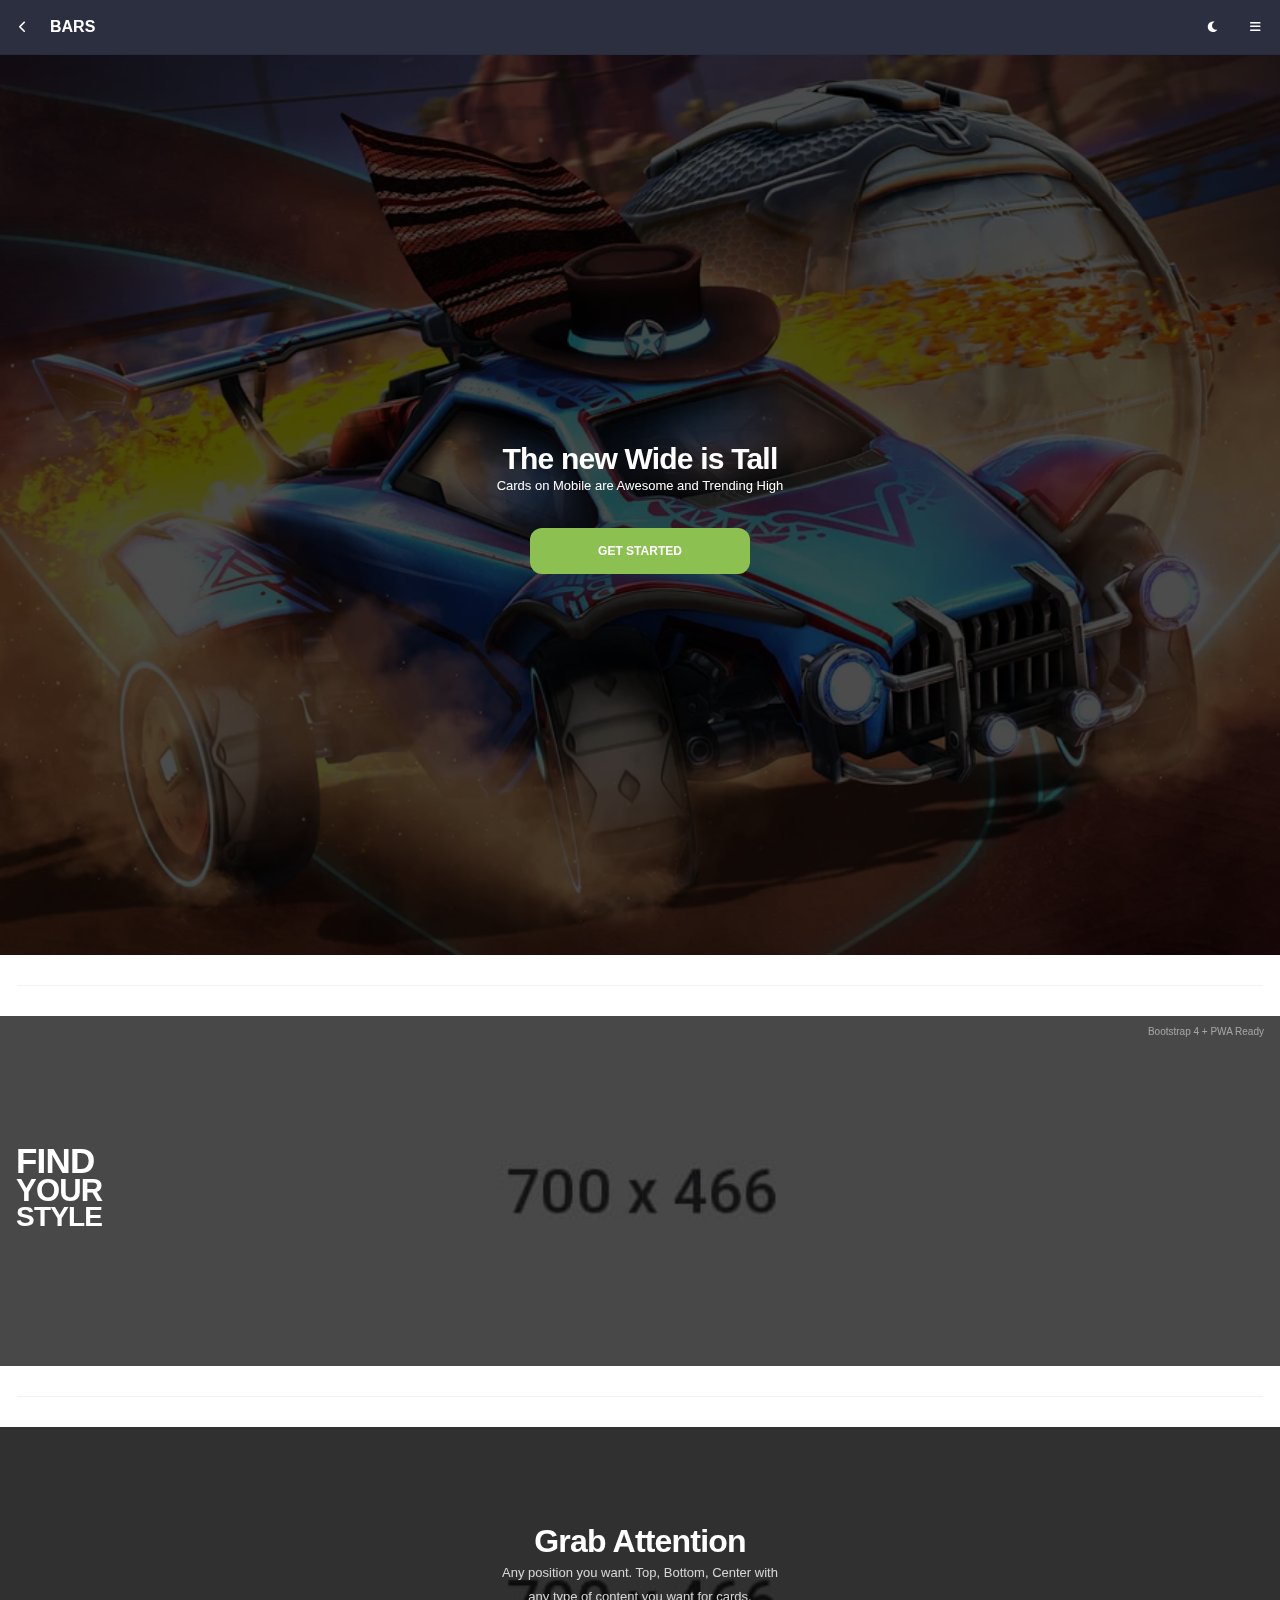
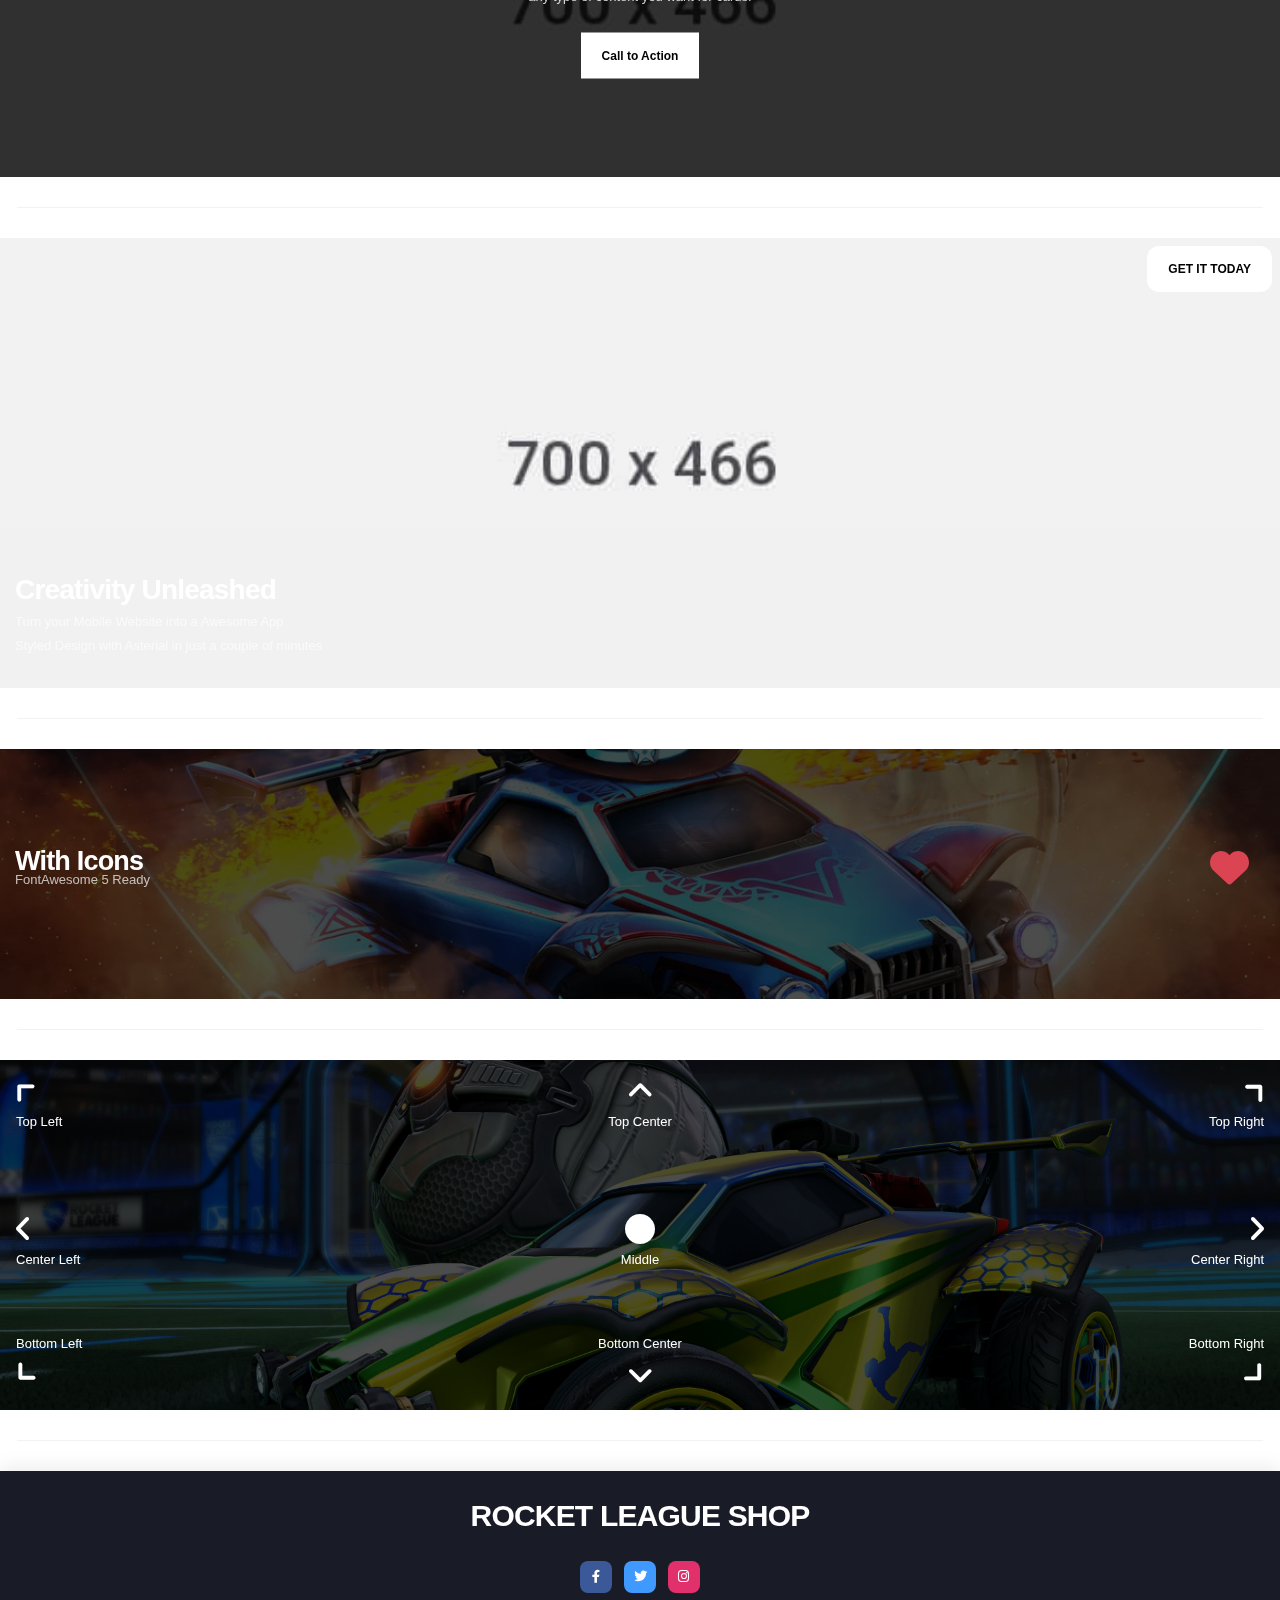
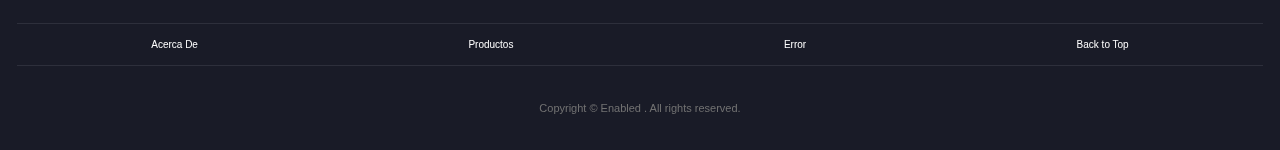
<file: component-card-images.html>
<!DOCTYPE HTML>
<html lang="en">
<head>
<meta http-equiv="Content-Type" content="text/html; charset=utf-8" />
<meta name="apple-mobile-web-app-capable" content="yes">
<meta name="apple-mobile-web-app-status-bar-style" content="black-translucent">
<meta name="viewport" content="width=device-width, initial-scale=1, minimum-scale=1, maximum-scale=1, viewport-fit=cover" />
<title>Bars Mobile PWA</title>
<link rel="preconnect" href="https://fonts.gstatic.com">
<link rel="stylesheet" type="text/css" href="styles/bootstrap.css">
<link rel="stylesheet" type="text/css" href="styles/style.css">
<link href="https://fonts.googleapis.com/css2?family=Roboto:wght@300;400;500;600;700;900&display=swap" rel="stylesheet">
<link rel="stylesheet" type="text/css" href="fonts/css/fontawesome-all.min.css">    
<link rel="manifest" href="_manifest.json" data-pwa-version="set_in_manifest_and_pwa_js">
<link rel="apple-touch-icon" sizes="180x180" href="app/icons/icon-192x192.png">
</head>
    
<body class="theme-light">
    
<div id="preloader"><div class="spinner-border color-highlight" role="status"></div></div>
    
<div id="page">
    
    <div class="header header-fixed header-logo-app">
        <a href="#" data-back-button class="header-title">Bars</a>
        <a href="#" data-back-button class="header-icon header-icon-1"><i class="fas fa-chevron-left"></i></a>
        <a href="#" data-menu="menu-main" class="header-icon header-icon-2"><i class="fas fa-bars"></i></a>
        <a href="#" data-toggle-theme class="header-icon header-icon-3 show-on-theme-dark"><i class="fas fa-lightbulb color-yellow-dark"></i></a>
        <a href="#" data-toggle-theme class="header-icon header-icon-3 show-on-theme-light"><i class="fas fa-moon"></i></a>
    </div>
    
    <div id="menu-main"  data-menu-active="nav-components" data-menu-load="menu-main.html" class="menu menu-box-left" data-menu-width="280" data-menu-effect="menu-over"></div>
    
    <div class="page-content header-clear">                
        
         
        <div class="card bg-1" data-card-height="cover-full">
            <div class="card-center">
                <h1 class="text-center color-white font-30 font-800 mt-4 mb-0">The new Wide is Tall</h1>
                <p class="color-white text-center">Cards on Mobile are Awesome and Trending High</p>
                <a href="#" class="btn btn-m btn-center-l rounded-sm bg-highlight mb-3 font-800 text-uppercase scale-box">Get Started</a>
            </div>
            <div class="card-center mb-1">
            </div>
            <div class="card-overlay bg-black opacity-70"></div>
        </div>
        
        <div class="divider divider-margins"></div>
        
        <div class="card bg-11" data-card-height="350">
            <div class="card-top text-end me-3 mt-1">
                <p class="color-white opacity-50 font-10">Bootstrap 4 + PWA Ready</p>
            </div>
            <div class="card-center ms-3">
                <h1 class="color-white font-900 font-35 mb-0">FIND</h1>
                <h1 class="color-white font-900 font-31 mb-n1">YOUR</h1>
                <h1 class="color-white font-900 font-28">STYLE</h1>
            </div>
            <div class="card-overlay bg-black opacity-70"></div>
        </div>

        
        <div class="divider divider-margins"></div>
        
        <div class="card bg-8" data-card-height="350">
            <div class="card-center text-center">
                <h1 class="color-white font-32">Grab Attention</h1>
                <p class="color-white boxed-text-l opacity-80 mb-0">
                    Any position you want. Top, Bottom, Center 
                    with any type of content you want for cards.
                </p>
                <a href="#" class="btn btn-border btn-m font-700 mt-4 bg-white color-black">Call to Action</a>
            </div>
            <div class="card-overlay bg-black opacity-80"></div>
        </div>

        <div class="divider divider-margins"></div>

        
        <div class="card  bg-6" data-card-height="450">
            <div class="card-top">
                <a href="#" class="btn btn-m bg-white color-black rounded-sm font-800 text-uppercase scale-box float-end mt-2 me-2">Get it Today</a>
            </div>
            <div class="card-bottom">
                <div class="content">
                    <h1 class="color-white font-28">Creativity Unleashed</h1>
                    <p class="color-white opacity-70">
                        Turn your Mobile Website into a Awesome App <br> Styled Design with Asterial in just a couple of  minutes
                    </p>
                </div>
            </div>
            <div class="card-overlay bg-gradient opacity-70"></div>
        </div>

        <div class="divider divider-margins"></div>
         
        <div class="card bg-1" data-card-height="250">
            <div class="card-center">
                <div class="content">
                    <div class="d-flex">
                        <div>
                        <h1 class="color-white font-27 mb-n2">With Icons</h1>
                        <p class="color-white opacity-70 mb-0">
                            FontAwesome 5 Ready
                        </p>
                        </div>
                        <div class="ms-auto align-self-center">
                            <i class="fa fa-heart fa-3x color-red-dark scale-icon me-3"></i>
                        </div>    
                    </div>
                </div>
            </div>
            <div class="card-overlay bg-black opacity-70"></div>
        </div>

        <div class="divider divider-margins"></div>

        <div class="card bg-4" data-card-height="350">
            <div class="card-top text-start">
                <div class="mt-3 ms-3 color-white">
                    <i class="fa fa-angle-left font-30" style="transform:rotate(45deg)"></i><br>Top Left
                </div>
            </div>
            <div class="card-top text-center">
                <div class="mt-3 color-white">
                    <i class="fa fa-angle-up font-30"></i><br>Top Center
                </div>
            </div>
            <div class="card-top text-end">
                <div class="mt-3 me-3 color-white">
                    <i class="fa fa-angle-right font-30" style="transform:rotate(-45deg)"></i><br>Top Right
                </div>
            </div>

            <div class="card-center text-start">
                <div class="mt-3 ms-3 color-white">
                    <i class="fa fa-angle-left font-30"></i><br>Center Left
                </div>
            </div>
            <div class="card-center text-center">
                <div class="mt-3 color-white">
                    <i class="fa fa-circle font-30"></i><br>Middle
                </div>
            </div>
            <div class="card-center text-end">
                <div class="mt-3 me-3 color-white">
                    <i class="fa fa-angle-right font-30"></i><br>Center Right
                </div>
            </div>

            <div class="card-bottom text-start">
                <div class="mb-3 ms-3 color-white">
                    Bottom Left<br>
                    <i class="fa fa-angle-left font-30 pt-1" style="transform:rotate(-45deg)"></i>
                </div>
            </div>
            <div class="card-bottom text-center">
                <div class="mb-3 color-white">
                    Bottom Center<br>
                    <i class="fa fa-angle-down font-30 pt-1"></i>
                </div>
            </div>
            <div class="card-bottom text-end">
                <div class="mb-3 me-3 color-white">
                    Bottom Right<br>
                    <i class="fa fa-angle-right pt-1 font-30" style="transform:rotate(45deg)"></i>
                </div>
            </div>
            <div class="card-overlay bg-black opacity-70"></div>
        </div>

        <div class="divider divider-margins"></div>
         
   
        <div class="footer" data-menu-load="menu-footer.html"></div>
    </div>
    <!-- Page content ends here-->
       
         
    
</div>

<script type="text/javascript" src="scripts/bootstrap.min.js"></script>
<script type="text/javascript" src="scripts/custom.js"></script>
</body>
</file>
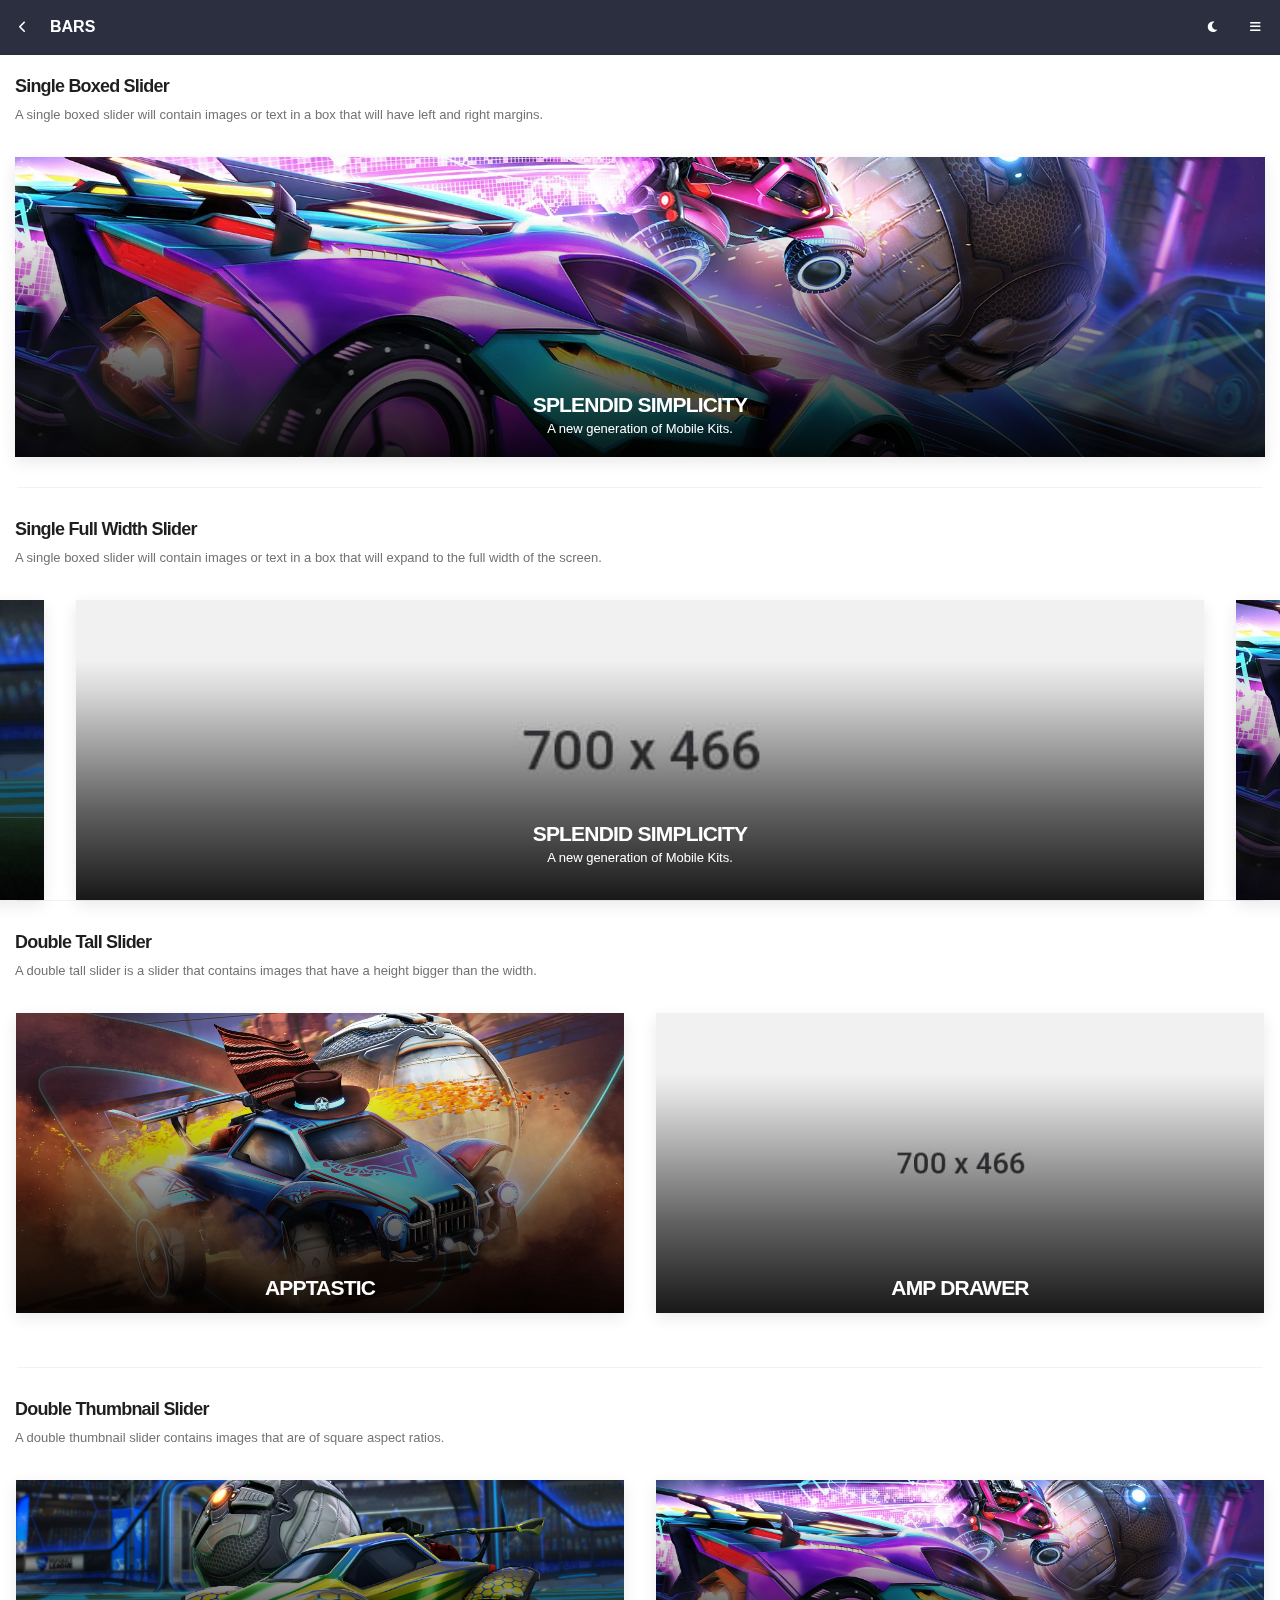
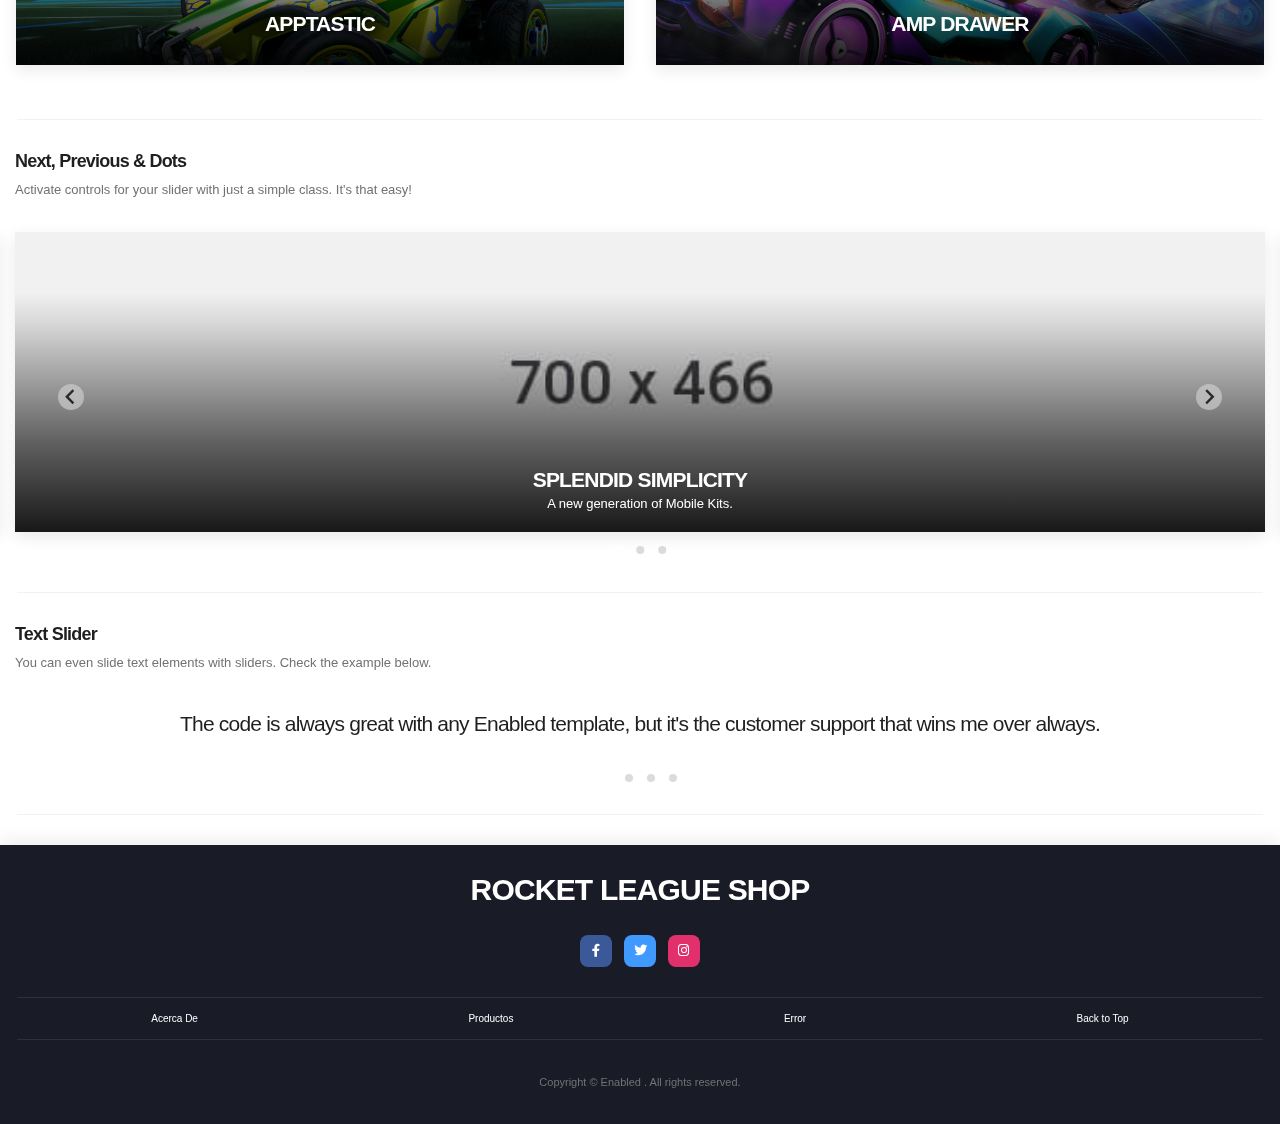
<file: component-carousels.html>
<!DOCTYPE HTML>
<html lang="en">
<head>
<meta http-equiv="Content-Type" content="text/html; charset=utf-8" />
<meta name="apple-mobile-web-app-capable" content="yes">
<meta name="apple-mobile-web-app-status-bar-style" content="black-translucent">
<meta name="viewport" content="width=device-width, initial-scale=1, minimum-scale=1, maximum-scale=1, viewport-fit=cover" />
<title>Bars Mobile PWA</title>
<link rel="preconnect" href="https://fonts.gstatic.com">
<link rel="stylesheet" type="text/css" href="styles/bootstrap.css">
<link rel="stylesheet" type="text/css" href="styles/style.css">
<link href="https://fonts.googleapis.com/css2?family=Roboto:wght@300;400;500;600;700;900&display=swap" rel="stylesheet">
<link rel="stylesheet" type="text/css" href="fonts/css/fontawesome-all.min.css">    
<link rel="manifest" href="_manifest.json" data-pwa-version="set_in_manifest_and_pwa_js">
<link rel="apple-touch-icon" sizes="180x180" href="app/icons/icon-192x192.png">
</head>
    
<body class="theme-light">
    
<div id="preloader"><div class="spinner-border color-highlight" role="status"></div></div>
    
<div id="page">
    
    <div class="header header-fixed header-logo-app">
        <a href="#" data-back-button class="header-title">Bars</a>
        <a href="#" data-back-button class="header-icon header-icon-1"><i class="fas fa-chevron-left"></i></a>
        <a href="#" data-menu="menu-main" class="header-icon header-icon-2"><i class="fas fa-bars"></i></a>
        <a href="#" data-toggle-theme class="header-icon header-icon-3 show-on-theme-dark"><i class="fas fa-lightbulb color-yellow-dark"></i></a>
        <a href="#" data-toggle-theme class="header-icon header-icon-3 show-on-theme-light"><i class="fas fa-moon"></i></a>
    </div>
    
    <div id="menu-main"  data-menu-active="nav-components" data-menu-load="menu-main.html" class="menu menu-box-left" data-menu-width="280" data-menu-effect="menu-over"></div>
    
    <div class="page-content header-clear">                

        <div class="content">
            <h4>Single Boxed Slider</h4>
            <p>
                A single boxed slider will contain images or text in a box that will have left and right margins.
            </p>

            <div class="splide single-slider slider-no-arrows slider-no-dots" id="single-slider-1">
                <div class="splide__track">
                    <div class="splide__list">
                        <div class="splide__slide mx-3">
                            <div data-card-height="300" class="card bg-5 mb-0 rounded-0 shadow-l">
                                <div class="card-bottom text-center mb-3">
                                    <h2 class="color-white text-uppercase font-900 mb-0">Splendid Simplicity</h2>
                                    <p class="under-heading color-white">A new generation of Mobile Kits.</p>
                                </div>
                                <div class="card-overlay bg-gradient-overlay"></div>
                            </div>
                        </div>
                        <div class="splide__slide mx-3">
                            <div data-card-height="300" class="card bg-6 mb-0 rounded-0 shadow-l">
                                <div class="card-bottom text-center mb-3">
                                    <h2 class="color-white text-uppercase font-900 mb-0">Top Notch Quality</h2>
                                    <p class="under-heading color-white">Flexibility, Speed, Ease of Use.</p>
                                </div>
                                <div class="card-overlay bg-gradient-overlay"></div>
                            </div>
                        </div>
                        <div class="splide__slide mx-3">
                            <div data-card-height="300" class="card bg-9 mb-0 rounded-0 shadow-l">
                                <div class="card-bottom text-center mb-3">
                                    <h2 class="color-white text-uppercase font-900 mb-0">Perfectly Organized</h2>
                                    <p class="under-heading color-white">Mobile Website, or App or PWA Ready.</p>
                                </div>
                                <div class="card-overlay bg-gradient-overlay"></div>
                            </div>
                        </div>   
                    </div>
                </div>
            </div>
        </div>

        <div class="divider divider-margins"></div>


        <div class="content">
            <h4>Single Full Width Slider</h4>
            <p>
                A single boxed slider will contain images or text in a box that will expand to the full width of the screen.
            </p>
        </div>	

        <div class="splide single-slider slider-no-arrows slider-no-dots boxed-slider" id="single-slider-2">
            <div class="splide__track">
                <div class="splide__list">
                    <div class="splide__slide">
                        <div data-card-height="300" class="card mb-0 mx-3 bg-6 shadow-l">
                            <div class="card-bottom text-center mb-6">
                                <h2 class="color-white text-uppercase font-900 mb-0">Splendid Simplicity</h2>
                                <p class="under-heading color-white">A new generation of Mobile Kits.</p>
                            </div>
                            <div class="card-overlay bg-gradient-overlay"></div>
                        </div>
                    </div>
                    <div class="splide__slide">
                        <div data-card-height="300" class="card mb-0 mx-3 bg-5 shadow-l">
                            <div class="card-bottom text-center mb-27">
                                <h2 class="color-white text-uppercase font-900 mb-0">Top Notch Quality</h2>
                                <p class="under-heading color-white">Flexibility, Speed, Ease of Use.</p>
                            </div>
                            <div class="card-overlay bg-gradient-overlay"></div>
                        </div>
                    </div>
                    <div class="splide__slide">
                        <div data-card-height="300" class="card mb-0 mx-3 bg-4 shadow-l">
                            <div class="card-bottom text-center mb-2">
                                <h2 class="color-white text-uppercase font-900 mb-0">Perfectly Organized</h2>
                                <p class="under-heading color-white">Mobile Website, or App or PWA Ready.</p>
                            </div>
                            <div class="card-overlay bg-gradient-overlay"></div>
                        </div>
                    </div>    
                </div>
            </div>
        </div>
        

        <div class="divider divider-margins"></div>

        <div class="content">
            <h4>Double Tall Slider</h4>
            <p>
                A double tall slider is a slider that contains images that have a height bigger than the width.
            </p>
        </div>	

        <div class="splide double-slider slider-no-dots" id="double-slider-1">
            <div class="splide__track">
                <div class="splide__list">
                    <div class="splide__slide">
                        <div data-card-height="300" class="card mx-3 bg-1 rounded-0 shadow-l">
                            <div class="card-bottom text-center mb-2">
                                <h2 class="color-white text-uppercase font-900">Apptastic</h2>
                            </div>
                            <div class="card-overlay bg-gradient-overlay"></div>
                        </div>
                    </div>
                    <div class="splide__slide">
                        <div data-card-height="300" class="card mx-3 bg-2 rounded-0 shadow-l">
                            <div class="card-bottom text-center mb-2">
                                <h2 class="color-white text-uppercase font-900">AMP Drawer</h2>
                            </div>
                            <div class="card-overlay bg-gradient-overlay"></div>
                        </div>
                    </div>
                    <div class="splide__slide">
                        <div data-card-height="300" class="card mx-3 bg-3 rounded-0 shadow-l">
                            <div class="card-bottom text-center mb-2">
                                <h2 class="color-white text-uppercase font-900">Appeca</h2>
                            </div>
                            <div class="card-overlay bg-gradient-overlay"></div>
                        </div>
                    </div>
                </div>
            </div>
        </div>

        <div class="divider divider-margins mt-4"></div>

        <div class="content">
            <h4>Double Thumbnail Slider</h4>
            <p>
                A double thumbnail slider contains images that are of square aspect ratios.
            </p>
        </div>	

        <div class="splide double-slider slider-no-dots" id="double-slider-2">
            <div class="splide__track">
                <div class="splide__list">
                    <div class="splide__slide">
                        <div data-card-height="185" class="card mx-3 bg-4 rounded-0 shadow-l">
                            <div class="card-bottom text-center mb-4">
                                <h2 class="color-white text-uppercase font-900">Apptastic</h2>
                            </div>
                            <div class="card-overlay bg-gradient-overlay"></div>
                        </div>
                    </div>
                    <div class="splide__slide">
                        <div data-card-height="185" class="card mx-3 bg-5 rounded-0 shadow-l">
                            <div class="card-bottom text-center mb-4">
                                <h2 class="color-white text-uppercase font-900">AMP Drawer</h2>
                            </div>
                            <div class="card-overlay bg-gradient-overlay"></div>
                        </div>
                    </div>
                    <div class="splide__slide">
                        <div data-card-height="185" class="card mx-3 bg-6 rounded-0 shadow-l">
                            <div class="card-bottom text-center mb-4">
                                <h2 class="color-white text-uppercase font-900">Appeca</h2>
                            </div>
                            <div class="card-overlay bg-gradient-overlay"></div>
                        </div>
                    </div>
                </div>
            </div>
        </div>

        <div class="divider divider-margins mt-4"></div>

        <div class="content">
            <h4>Next, Previous & Dots</h4>
            <p class="pb-0">
                Activate controls for your slider with just a simple class. It's that easy!
            </p>
        </div>	

        <div class="content">
            <div class="splide single-slider slider-arrows" id="single-slider-3">
                <div class="splide__track">
                    <div class="splide__list">
                        <div class="splide__slide mx-2">
                            <div data-card-height="300" class="card bg-7 rounded-0 shadow-l">
                                <div class="card-bottom text-center mb-3">
                                    <h2 class="color-white text-uppercase font-900 mb-0">Splendid Simplicity</h2>
                                    <p class="under-heading color-white">A new generation of Mobile Kits.</p>
                                </div>
                                <div class="card-overlay bg-gradient-overlay"></div>
                            </div>
                        </div>
                        <div class="splide__slide mx-2">
                            <div data-card-height="300" class="card bg-8 rounded-0 shadow-l">
                                <div class="card-bottom text-center mb-3">
                                    <h2 class="color-white text-uppercase font-900 mb-0">Top Notch Quality</h2>
                                    <p class="under-heading color-white">Flexibility, Speed, Ease of Use.</p>
                                </div>
                                <div class="card-overlay bg-gradient-overlay"></div>
                            </div>
                        </div>
                        <div class="splide__slide mx-2">
                            <div data-card-height="300" class="card bg-9 rounded-0 shadow-l">
                                <div class="card-bottom text-center mb-3">
                                    <h2 class="color-white text-uppercase font-900 mb-0">Perfectly Organized</h2>
                                    <p class="under-heading color-white">Mobile Website, or App or PWA Ready.</p>
                                </div>
                                <div class="card-overlay bg-gradient-overlay"></div>
                            </div>
                        </div>
                    </div>
                </div>
            </div>
        </div>

        <div class="divider divider-margins mt-4"></div>

        <div class="content">
            <h4>Text Slider</h4>
            <p>
                You can even slide text elements with sliders. Check the example below.
            </p>
        </div>	

        <div class="splide single-slider slider-no-arrows" id="single-slider-4">
            <div class="splide__track">
                <div class="splide__list">
                    <div class="splide__slide">
                        <h2 class="text-center font-300 line-height-xl mb-5 mx-5">
                            The code is always great with any Enabled template, but it's the customer support that wins me over always.
                        </h2>
                    </div>
                    <div class="splide__slide">
                        <h2 class="text-center font-300 line-height-xl mb-5 mx-5">
                            The best support I have ever had, it's so good I purchased another theme. Highlighy Recommended.
                        </h2>
                    </div>
                    <div class="splide__slide">
                        <h2 class="text-center font-300 line-height-xl mb-5 mx-5">
                            The code is always great with any Enabled template, but it's the customer support that wins me over always.
                        </h2>
                    </div>
                    <div class="splide__slide">
                        <h2 class="text-center font-300 line-height-xl mb-5 mx-5">
                            The best support I have ever had, it's so good I purchased another theme. Highlighy Recommended.
                        </h2>
                    </div>
                </div>
            </div>            
        </div>

        <div class="divider divider-margins mt-4"></div>

        <div class="footer" data-menu-load="menu-footer.html"></div>
    </div>
    <!-- Page content ends here-->
       
         
    
</div>

<script type="text/javascript" src="scripts/bootstrap.min.js"></script>
<script type="text/javascript" src="scripts/custom.js"></script>
</body>
</file>
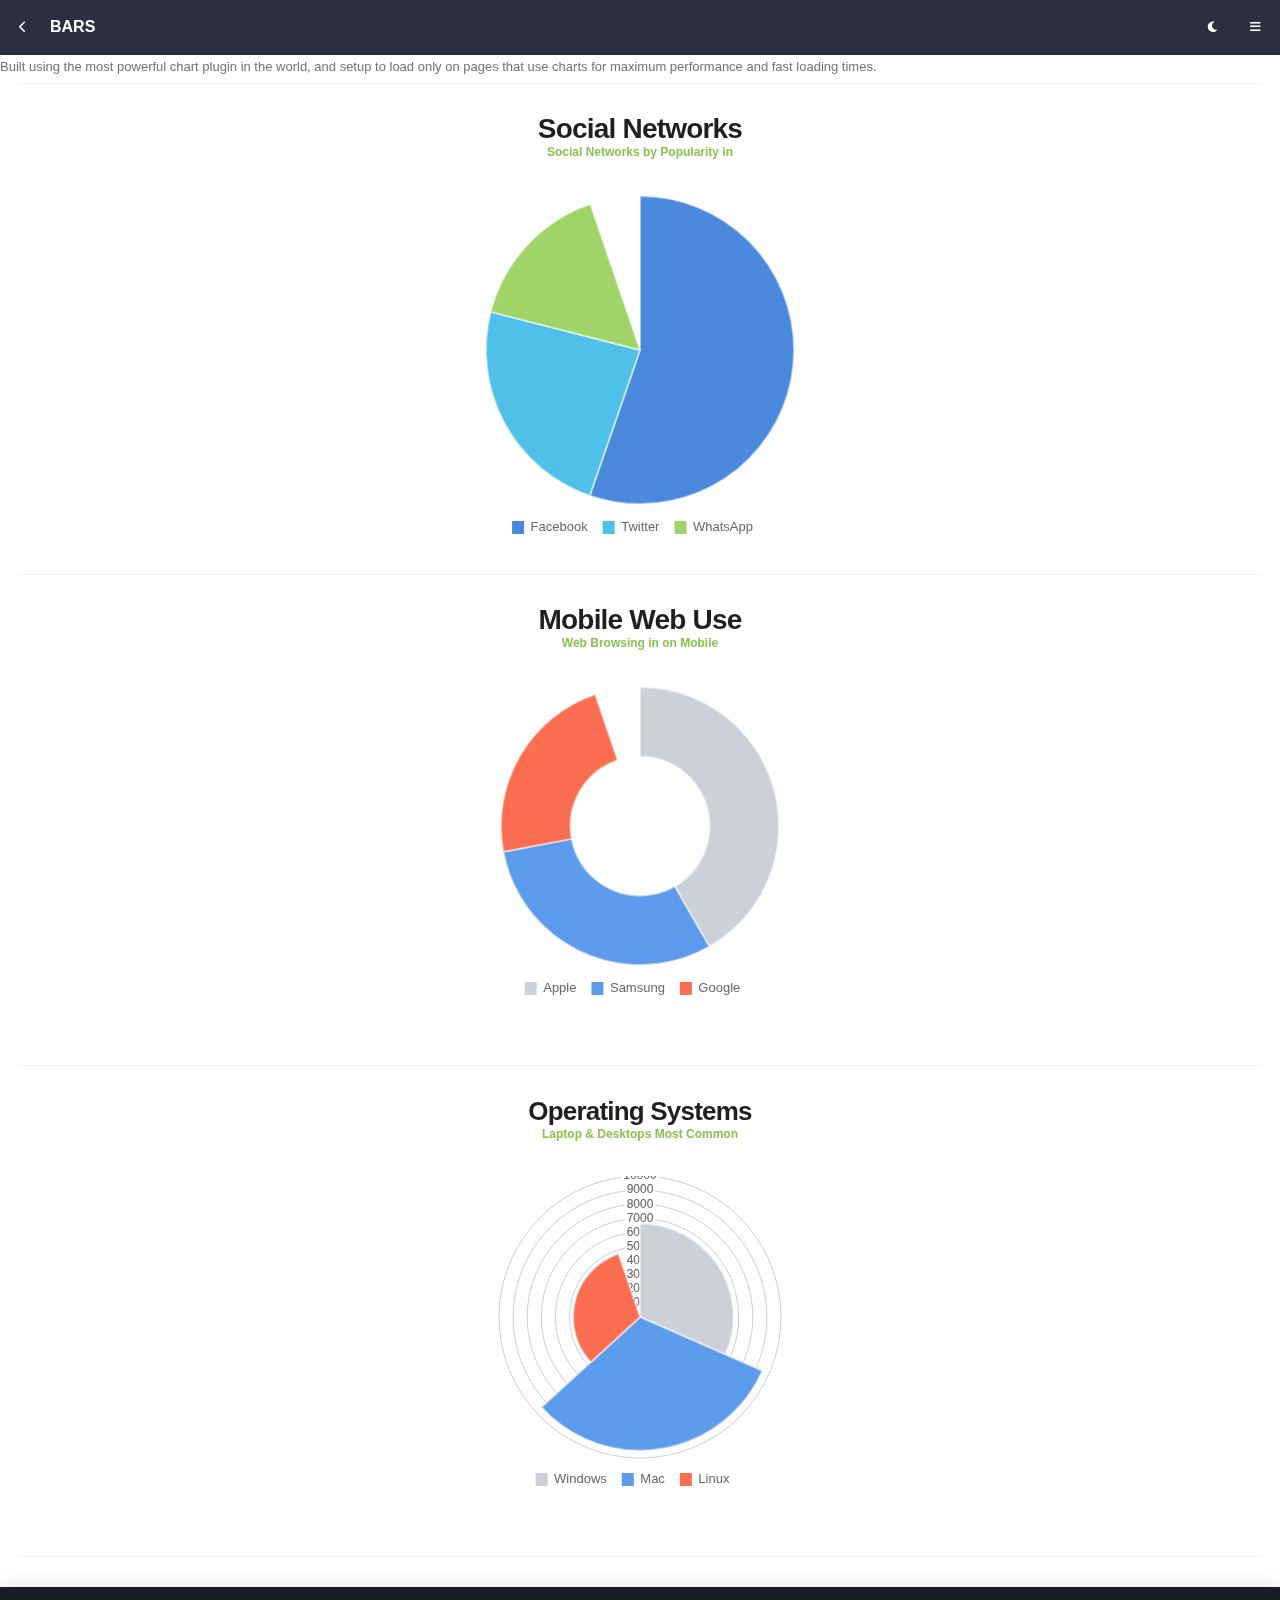
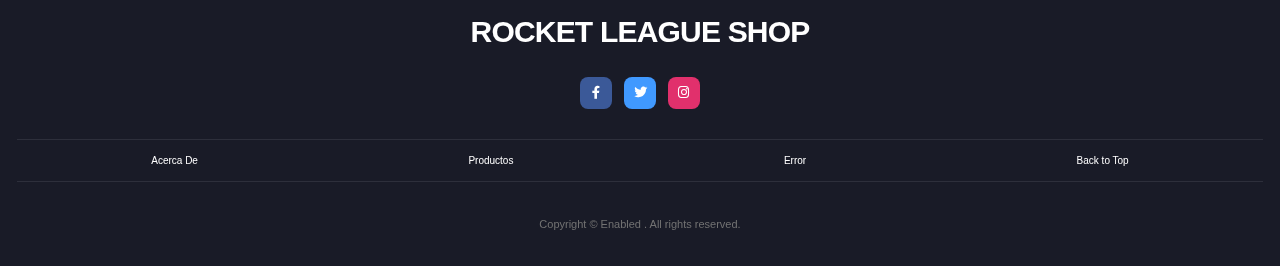
<file: component-charts.html>
<!DOCTYPE HTML>
<html lang="en">
<head>
<meta http-equiv="Content-Type" content="text/html; charset=utf-8" />
<meta name="apple-mobile-web-app-capable" content="yes">
<meta name="apple-mobile-web-app-status-bar-style" content="black-translucent">
<meta name="viewport" content="width=device-width, initial-scale=1, minimum-scale=1, maximum-scale=1, viewport-fit=cover" />
<title>Bars Mobile PWA</title>
<link rel="preconnect" href="https://fonts.gstatic.com">
<link rel="stylesheet" type="text/css" href="styles/bootstrap.css">
<link rel="stylesheet" type="text/css" href="styles/style.css">
<link href="https://fonts.googleapis.com/css2?family=Roboto:wght@300;400;500;600;700;900&display=swap" rel="stylesheet">
<link rel="stylesheet" type="text/css" href="fonts/css/fontawesome-all.min.css">    
<link rel="manifest" href="_manifest.json" data-pwa-version="set_in_manifest_and_pwa_js">
<link rel="apple-touch-icon" sizes="180x180" href="app/icons/icon-192x192.png">
</head>
    
<body class="theme-light">
    
<div id="preloader"><div class="spinner-border color-highlight" role="status"></div></div>
    
<div id="page">
    
    <div class="header header-fixed header-logo-app">
        <a href="#" data-back-button class="header-title">Bars</a>
        <a href="#" data-back-button class="header-icon header-icon-1"><i class="fas fa-chevron-left"></i></a>
        <a href="#" data-menu="menu-main" class="header-icon header-icon-2"><i class="fas fa-bars"></i></a>
        <a href="#" data-toggle-theme class="header-icon header-icon-3 show-on-theme-dark"><i class="fas fa-lightbulb color-yellow-dark"></i></a>
        <a href="#" data-toggle-theme class="header-icon header-icon-3 show-on-theme-light"><i class="fas fa-moon"></i></a>
    </div>
    
    <div id="menu-main"  data-menu-active="nav-components" data-menu-load="menu-main.html" class="menu menu-box-left" data-menu-width="280" data-menu-effect="menu-over"></div>
    
    <div class="page-content header-clear">                
                
        <div class="card-body">
            <p class="mb-1">
                Built using the most powerful chart plugin in the world, and setup to load only on pages that use charts for maximum performance and fast loading times.
            </p>
        </div>
        
        <div class="divider divider-margins"></div>
        
        <div class="content">
            <h1 class="text-center font-28 mb-n1">Social Networks</h1>
            <p class="text-center mt-n1 font-12 font-600 color-highlight">Social Networks by Popularity in <span class="copyright-year"></span></p>
            <div class="chart-container mb-4" style="width:100%; height:350px;">
                <canvas class="chart" id="pie-chart"/>
            </div>
        </div>
        
        <div class="divider divider-margins"></div>

        <div class="content">
            <h1 class="text-center font-28 mb-n1">Mobile Web Use</h1>
            <p class="text-center mt-n1 font-12 font-600 color-highlight">Web Browsing in <span class="copyright-year"></span> on Mobile</p>
            <div class="chart-container mb-2" style="width:100%; height:350px;">
                <canvas class="chart" id="doughnut-chart"/>
            </div>
        </div>
        
        <div class="divider divider-margins"></div>

        <div class="content">
            <h1 class="text-center font-26 mb-n1">Operating Systems</h1>
            <p class="text-center mt-n1 font-12 font-600 color-highlight">Laptop & Desktops Most Common</p>
            <div class="chart-container" style="width:100%; height:350px;">
                <canvas class="chart" id="polar-chart"/>
            </div>
        </div>

        <div class="divider divider-margins"></div>

            
        <div class="footer" data-menu-load="menu-footer.html"></div>
    </div>
    <!-- Page content ends here-->
       
    
    
</div>

<script type="text/javascript" src="scripts/bootstrap.min.js"></script>
<script type="text/javascript" src="scripts/custom.js"></script>
</body>
</file>
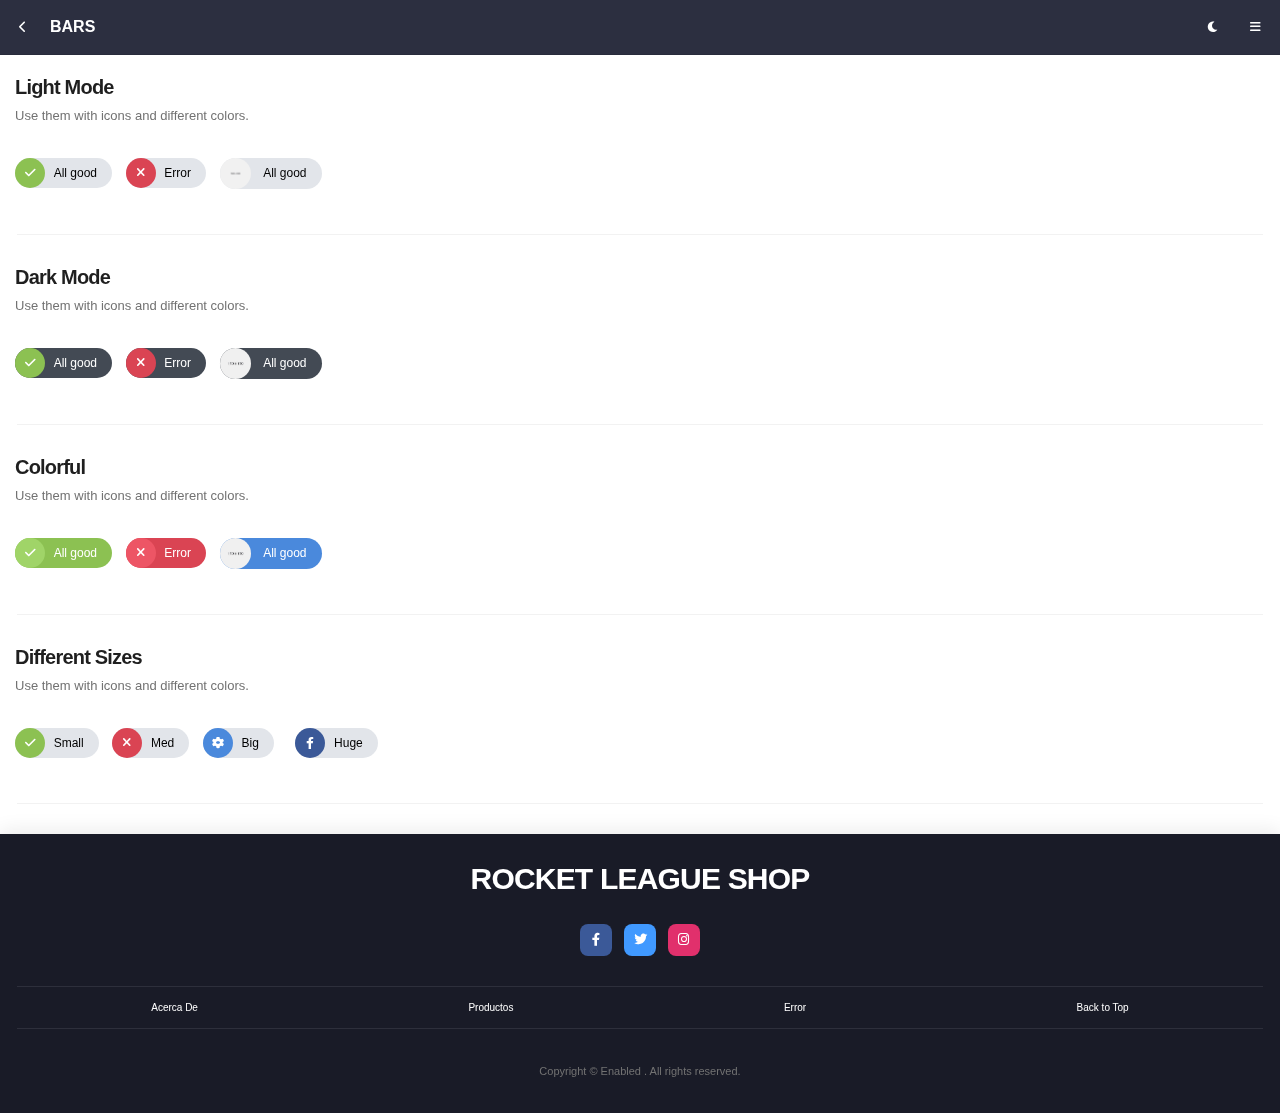
<file: component-chips.html>
<!DOCTYPE HTML>
<html lang="en">
<head>
<meta http-equiv="Content-Type" content="text/html; charset=utf-8" />
<meta name="apple-mobile-web-app-capable" content="yes">
<meta name="apple-mobile-web-app-status-bar-style" content="black-translucent">
<meta name="viewport" content="width=device-width, initial-scale=1, minimum-scale=1, maximum-scale=1, viewport-fit=cover" />
<title>Bars Mobile PWA</title>
<link rel="preconnect" href="https://fonts.gstatic.com">
<link rel="stylesheet" type="text/css" href="styles/bootstrap.css">
<link rel="stylesheet" type="text/css" href="styles/style.css">
<link href="https://fonts.googleapis.com/css2?family=Roboto:wght@300;400;500;600;700;900&display=swap" rel="stylesheet">
<link rel="stylesheet" type="text/css" href="fonts/css/fontawesome-all.min.css">    
<link rel="manifest" href="_manifest.json" data-pwa-version="set_in_manifest_and_pwa_js">
<link rel="apple-touch-icon" sizes="180x180" href="app/icons/icon-192x192.png">
</head>
    
<body class="theme-light">
    
<div id="preloader"><div class="spinner-border color-highlight" role="status"></div></div>
    
<div id="page">
    
    <div class="header header-fixed header-logo-app">
        <a href="#" data-back-button class="header-title">Bars</a>
        <a href="#" data-back-button class="header-icon header-icon-1"><i class="fas fa-chevron-left"></i></a>
        <a href="#" data-menu="menu-main" class="header-icon header-icon-2"><i class="fas fa-bars"></i></a>
        <a href="#" data-toggle-theme class="header-icon header-icon-3 show-on-theme-dark"><i class="fas fa-lightbulb color-yellow-dark"></i></a>
        <a href="#" data-toggle-theme class="header-icon header-icon-3 show-on-theme-light"><i class="fas fa-moon"></i></a>
    </div>
    
    <div id="menu-main"  data-menu-active="nav-components" data-menu-load="menu-main.html" class="menu menu-box-left" data-menu-width="280" data-menu-effect="menu-over"></div>
    
    <div class="page-content header-clear">                
                
        <div class="content">
            <h3 class="font-700">Light Mode</h3>
            <p>
                Use them with icons and different colors.
            </p>
            <a href="#" class="chip chip-s bg-gray-light">
                <i class="fa fa-check bg-green-dark color-white"></i>
                <strong class="color-black font-400">All good</strong>
            </a>    
            <a href="#" class="chip chip-s bg-gray-light">
                <i class="fa fa-times bg-red-dark color-white"></i>
                <strong class="color-black font-400">Error</strong>
            </a>
            <a href="#" class="chip chip-s chip-image bg-gray-light">
                <img src="images/pictures/9t.jpg" alt="img">
                <strong class="color-black font-400">All good</strong>
            </a>
        </div>    
        
        <div class="divider divider-margins"></div>

        <div class="content">
            <h3 class="font-700">Dark Mode</h3>
            <p>
                Use them with icons and different colors.
            </p>
            <a href="#" class="chip chip-s bg-dark-dark">
                <i class="fa fa-check color-white bg-green-dark"></i>
                <span class="color-white">All good</span>
            </a>
            <a href="#" class="chip chip-s bg-dark-dark">
                <i class="fa fa-times color-white bg-red-dark"></i>
                <span class="color-white">Error</span>
            </a>
            <a href="#" class="chip chip-s bg-dark-dark">
                <img src="images/pictures/9s.jpg" alt="img">
                <span class="color-white">All good</span>
            </a>
        </div>            

        <div class="divider divider-margins"></div>
    
        <div class="content">
            <h3 class="font-700">Colorful</h3>
            <p>
                Use them with icons and different colors.
            </p>
            <a href="#" class="chip chip-s bg-green-dark">
                <i class="fa fa-check color-white bg-green-light"></i>
                <span class="color-white">All good</span>
            </a>
            <a href="#" class="chip chip-s bg-red-dark">
                <i class="fa fa-times color-white bg-red-light"></i>
                <span class="color-white">Error</span>
            </a>
            <a href="#" class="chip chip-s bg-blue-dark">
                <img src="images/pictures/9s.jpg" alt="img">
                <span class="color-white">All good</span>
            </a>
        </div>         
        
        <div class="divider divider-margins"></div>

        <div class="content">
            <h3 class="font-700">Different Sizes</h3>
            <p>
                Use them with icons and different colors.
            </p>
            <a href="#" class="chip chip-s bg-gray-light">
                <i class="fa fa-check color-white bg-green-dark"></i>
                <strong class="color-black font-400">Small</strong>
            </a>
            <a href="#" class="chip chip-m bg-gray-light">
                <i class="fa fa-times color-white bg-red-dark"></i>
                <strong class="color-black font-400">Med</strong>
            </a>
            <a href="#" class="chip chip-l bg-gray-light">
                <i class="fa fa-cog color-white bg-blue-dark"></i>
                <strong class="color-black font-400">Big</strong>
            </a>
            <a href="#" class="chip chip-xl ms-2 bg-gray-light">
                <i class="fab fa-facebook-f color-white bg-facebook"></i>
                <strong class="color-black font-400">Huge</strong>
            </a>
            <br><br>
        </div>        
        
        <div class="divider divider-margins mt-n4"></div>
        
        <div class="footer" data-menu-load="menu-footer.html"></div>
    </div>
    <!-- Page content ends here-->
       
         
    
</div>

<script type="text/javascript" src="scripts/bootstrap.min.js"></script>
<script type="text/javascript" src="scripts/custom.js"></script>
</body>
</file>
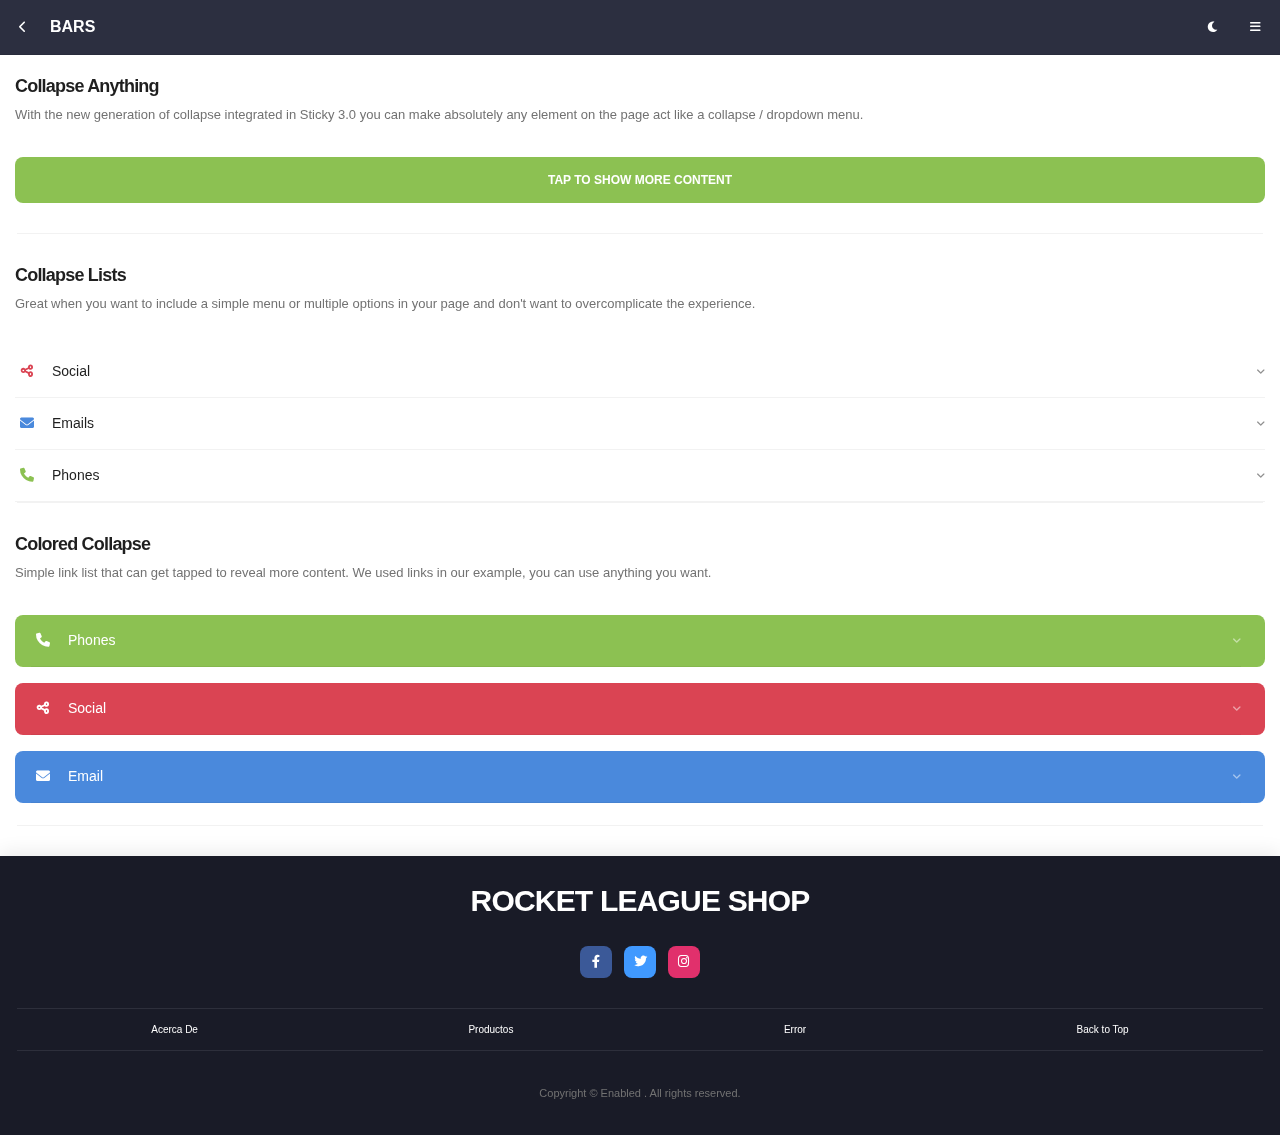
<file: component-collapse.html>
<!DOCTYPE HTML>
<html lang="en">
<head>
<meta http-equiv="Content-Type" content="text/html; charset=utf-8" />
<meta name="apple-mobile-web-app-capable" content="yes">
<meta name="apple-mobile-web-app-status-bar-style" content="black-translucent">
<meta name="viewport" content="width=device-width, initial-scale=1, minimum-scale=1, maximum-scale=1, viewport-fit=cover" />
<title>Bars Mobile PWA</title>
<link rel="preconnect" href="https://fonts.gstatic.com">
<link rel="stylesheet" type="text/css" href="styles/bootstrap.css">
<link rel="stylesheet" type="text/css" href="styles/style.css">
<link href="https://fonts.googleapis.com/css2?family=Roboto:wght@300;400;500;600;700;900&display=swap" rel="stylesheet">
<link rel="stylesheet" type="text/css" href="fonts/css/fontawesome-all.min.css">    
<link rel="manifest" href="_manifest.json" data-pwa-version="set_in_manifest_and_pwa_js">
<link rel="apple-touch-icon" sizes="180x180" href="app/icons/icon-192x192.png">
</head>
    
<body class="theme-light">
    
<div id="preloader"><div class="spinner-border color-highlight" role="status"></div></div>
    
<div id="page">
    
    <div class="header header-fixed header-logo-app">
        <a href="#" data-back-button class="header-title">Bars</a>
        <a href="#" data-back-button class="header-icon header-icon-1"><i class="fas fa-chevron-left"></i></a>
        <a href="#" data-menu="menu-main" class="header-icon header-icon-2"><i class="fas fa-bars"></i></a>
        <a href="#" data-toggle-theme class="header-icon header-icon-3 show-on-theme-dark"><i class="fas fa-lightbulb color-yellow-dark"></i></a>
        <a href="#" data-toggle-theme class="header-icon header-icon-3 show-on-theme-light"><i class="fas fa-moon"></i></a>
    </div>
    
    <div id="menu-main"  data-menu-active="nav-components" data-menu-load="menu-main.html" class="menu menu-box-left" data-menu-width="280" data-menu-effect="menu-over"></div>
    
    <div class="page-content header-clear">                
                
        <div class="content">
            <h4 class="bolder">Collapse Anything</h4>
            <p>
                With the new generation of collapse integrated in Sticky 3.0 you can make absolutely any element on the page act like a collapse / dropdown menu.
            </p>
            <a data-bs-toggle="collapse" href="#collapse-8" class="btn btn-m btn-full bg-highlight font-600 font-13 rounded-s text-uppercase">Tap to Show more Content</a>
            <div class="collapse" id="collapse-8">
                <p class="mb-1 pt-3">
                    Because your feedback is very important to us, and we always listen! Using collapse you can create any dropdown hidden element like this one
                    and activate it with a simple tap! Great for a lot of elements.
                </p>
            </div>
        </div>    
        
        <div class="divider divider-margins"></div>
        
        <div class="content mb-0">            
            <h4>Collapse Lists</h4>
            <p>
                Great when you want to include a simple menu or multiple options in your page and don't want to overcomplicate the experience.
            </p>
            
            <div class="list-group list-custom-small list-icon-0">
                <a data-bs-toggle="collapse" class="no-effect" href="#collapse-1">
                    <i class="fa font-14 fa-share-alt color-red-dark"></i>
                    <span class="font-14">Social</span>
                    <i class="fa fa-angle-down"></i>
                </a>        
            </div>
            <div class="collapse" id="collapse-1">
                <div class="list-group list-custom-small ps-3">
                    <a href="#">
                        <i class="fab font-13 fa-facebook-square color-facebook"></i>
                        <span>Facebook</span>
                        <i class="fa fa-angle-right"></i>
                    </a>        
                    <a href="#">
                        <i class="fab font-13 fa-twitter-square color-twitter"></i>
                        <span>Twitter</span>
                        <i class="fa fa-angle-right"></i>
                    </a>        
                    <a href="#" class="border-0">
                        <i class="fab font-13 fa-linkedin color-linkedin"></i>
                        <span>Linkedin</span>
                        <i class="fa fa-angle-right"></i>
                    </a>        
                </div>
            </div>                                

            <div class="list-group list-custom-small list-icon-0">
                <a data-bs-toggle="collapse" class="no-effect" href="#collapse-2">
                    <i class="fa font-14 fa-envelope color-blue-dark"></i>
                    <span class="font-14">Emails</span>
                    <i class="fa fa-angle-down"></i>
                </a>        
            </div>
            <div class="collapse" id="collapse-2">
                <div class="list-group list-custom-small ps-3">
                    <a href="#">
                        <i class="fa font-13 fa-home color-green-dark"></i>
                        <span>home@domain.com</span>
                        <i class="fa fa-angle-right"></i>
                    </a>        
                    <a href="#">
                        <i class="fa font-13 fa-suitcase color-brown-light"></i>
                        <span>business@domain.com</span>
                        <i class="fa fa-angle-right"></i>
                    </a>        
                    <a href="#" class="border-0">
                        <i class="fa font-13 fa-building color-gray-dark"></i>
                        <span>office@domain.com</span>
                        <i class="fa fa-angle-right"></i>
                    </a>        
                </div>
            </div>

            <div class="list-group list-custom-small list-icon-0">
                <a data-bs-toggle="collapse" class="no-effect" href="#collapse-3">
                    <i class="fa font-14 fa-phone color-green-dark"></i>
                    <span class="font-14">Phones</span>
                    <i class="fa fa-angle-down"></i>
                </a>        
            </div>
            <div class="collapse" id="collapse-3">
                <div class="list-group list-custom-small ps-3">
                    <a href="tel:+1234567890">
                        <i class="fa font-13 fa-home color-green-dark"></i>
                        <span>Tap to Call Home</span>
                        <i class="fa fa-angle-right"></i>
                    </a>        
                    <a href="tel:+1234567890">
                        <i class="fa font-13 fa-suitcase color-brown-light"></i>
                        <span>Tap to Call Business</span>
                        <i class="fa fa-angle-right"></i>
                    </a>        
                    <a href="tel:+1234567890">
                        <i class="fa font-13 fa-building color-gray-dark"></i>
                        <span>Tap to Call Office</span>
                        <i class="fa fa-angle-right"></i>
                    </a>        
                </div>
            </div>

        </div>

        <div class="divider divider-margins"></div>
        
        <div class="content">
            <h4 class="bolder">Colored Collapse</h4>
            <p>
                Simple link list that can get tapped to reveal more content. We used links in our example, you can use anything you want.
            </p>
        
        
            <div class="list-group list-custom-small list-icon-0 bg-green-dark ps-3 pe-4 rounded-s">
                <a data-bs-toggle="collapse" class="no-effect" href="#collapse-5">
                    <i class="fa font-14 fa-phone color-white"></i>
                    <span class="font-14 color-white">Phones</span>
                    <i class="fa fa-angle-down color-white "></i>
                </a>        
            </div>
            <div class="collapse ps-2 pe-4" id="collapse-5">
                <div class="list-group list-custom-small">
                    <a href="#">
                        <i class="fa font-13 fa-home color-green-dark"></i>
                        <span>Tap to Call Home</span>
                        <i class="fa fa-angle-right"></i>
                    </a>        
                    <a href="#">
                        <i class="fa font-13 fa-suitcase color-brown-light"></i>
                        <span>Tap to Call Business</span>
                        <i class="fa fa-angle-right"></i>
                    </a>        
                    <a href="#" class="border-0">
                        <i class="fa font-13 fa-building color-gray-dark"></i>
                        <span>Tap to Call Office</span>
                        <i class="fa fa-angle-right"></i>
                    </a>        
                </div>
            </div>

            <div class="list-group list-custom-small list-icon-0 bg-red-dark ps-3 pe-4 mt-3 rounded-s">
                <a data-bs-toggle="collapse" class="no-effect" href="#collapse-6">
                    <i class="fa font-14 fa-share-alt color-white"></i>
                    <span class="font-14 color-white">Social</span>
                    <i class="fa fa-angle-down color-white "></i>
                </a>        
            </div>
            <div class="collapse ps-2 pe-4" id="collapse-6">
                <div class="list-group list-custom-small">
                    <a href="#">
                        <i class="fab font-13 fa-facebook-square color-facebook"></i>
                        <span>Facebook</span>
                        <i class="fa fa-angle-right"></i>
                    </a>        
                    <a href="#">
                        <i class="fab font-13 fa-twitter-square color-twitter"></i>
                        <span>Twitter</span>
                        <i class="fa fa-angle-right"></i>
                    </a>        
                    <a href="#" class="border-0">
                        <i class="fab font-13 fa-linkedin color-linkedin"></i>
                        <span>Linkedin</span>
                        <i class="fa fa-angle-right"></i>
                    </a>        
                </div>
            </div>
        
            <div class="list-group list-custom-small list-icon-0 bg-blue-dark ps-3 pe-4 mt-3 rounded-s">
                <a data-bs-toggle="collapse" class="no-effect" href="#collapse-7">
                    <i class="fa font-14 fa-envelope color-white"></i>
                    <span class="font-14 color-white">Email</span>
                    <i class="fa fa-angle-down color-white "></i>
                </a>        
            </div>
            <div class="collapse ps-2 pe-4" id="collapse-7">
                <div class="list-group list-custom-small">
                    <a href="#">
                        <i class="fa font-13 fa-home color-green-dark"></i>
                        <span>home@domain.com</span>
                        <i class="fa fa-angle-right"></i>
                    </a>        
                    <a href="#">
                        <i class="fa font-13 fa-suitcase color-brown-light"></i>
                        <span>business@domain.com</span>
                        <i class="fa fa-angle-right"></i>
                    </a>        
                    <a href="#" class="border-0">
                        <i class="fa font-13 fa-building color-gray-dark"></i>
                        <span>office@domain.com</span>
                        <i class="fa fa-angle-right"></i>
                    </a>        
                </div>
            </div>
        </div>
        
        <div class="divider divider-margins mt-n2"></div>
        
        <div class="footer" data-menu-load="menu-footer.html"></div>
    </div>
    <!-- Page content ends here-->
       
         
    
</div>

<script type="text/javascript" src="scripts/bootstrap.min.js"></script>
<script type="text/javascript" src="scripts/custom.js"></script>
</body>
</file>
<file: styles/style.css>
@charset "UTF-8";

/* Generating Color Pack*/
.color-highlight {
  color: #8CC152 !important;
}

.bg-highlight {
  background-color: #8CC152 !important;
  color: #FFF !important;
}

.border-highlight {
  border-color: #8CC152 !important;
}

.gradient-highlight {
  background-image: linear-gradient(to bottom, #A0D468, #8CC152) !important;
}

.gradient-menu {
  background-image: linear-gradient(130deg, #7ea5f6, #ff384c) !important;
}

.color-default-light {
  color: #f0f0f0 !important;
}

.color-default-dark {
  color: #f0f0f0 !important;
}

[data-gradient=body-default] #page,
.background-changer .body-default {
  background-image: linear-gradient(0deg, #f0f0f0, #f0f0f0) !important;
}

.color-plum-light {
  color: #3D3949 !important;
}

.color-plum-dark {
  color: #6772A4 !important;
}

[data-gradient=body-plum] #page,
.background-changer .body-plum {
  background-image: linear-gradient(0deg, #3D3949, #6772A4) !important;
}

.color-magenta-light {
  color: #2b2741 !important;
}

.color-magenta-dark {
  color: #413a65 !important;
}

[data-gradient=body-magenta] #page,
.background-changer .body-magenta {
  background-image: linear-gradient(0deg, #2b2741, #413a65) !important;
}

.color-violet-light {
  color: #492D3D !important;
}

.color-violet-dark {
  color: #673c58 !important;
}

[data-gradient=body-violet] #page,
.background-changer .body-violet {
  background-image: linear-gradient(0deg, #492D3D, #673c58) !important;
}

.color-red-light {
  color: #6F1025 !important;
}

.color-red-dark {
  color: #c62f50 !important;
}

[data-gradient=body-red] #page,
.background-changer .body-red {
  background-image: linear-gradient(0deg, #6F1025, #c62f50) !important;
}

.color-green-light {
  color: #2d7335 !important;
}

.color-green-dark {
  color: #6eb148 !important;
}

[data-gradient=body-green] #page,
.background-changer .body-green {
  background-image: linear-gradient(0deg, #2d7335, #6eb148) !important;
}

.color-sky-light {
  color: #0F5F79 !important;
}

.color-sky-dark {
  color: #188FB6 !important;
}

[data-gradient=body-sky] #page,
.background-changer .body-sky {
  background-image: linear-gradient(0deg, #0F5F79, #188FB6) !important;
}

.color-orange-light {
  color: #C15140 !important;
}

.color-orange-dark {
  color: #E96A57 !important;
}

[data-gradient=body-orange] #page,
.background-changer .body-orange {
  background-image: linear-gradient(0deg, #C15140, #E96A57) !important;
}

.color-yellow-light {
  color: #996A22 !important;
}

.color-yellow-dark {
  color: #CCA64F !important;
}

[data-gradient=body-yellow] #page,
.background-changer .body-yellow {
  background-image: linear-gradient(0deg, #996A22, #CCA64F) !important;
}

.color-dark-light {
  color: #343341 !important;
}

.color-dark-dark {
  color: #535468 !important;
}

[data-gradient=body-dark] #page,
.background-changer .body-dark {
  background-image: linear-gradient(0deg, #343341, #535468) !important;
}

.color-highlight-light {
  color: #A0D468 !important;
}

.bg-highlight-light {
  background-color: #A0D468 !important;
  color: #FFF !important;
}

.bg-fade-highlight-dark {
  background-color: !important;
  color: #FFF !important;
}

.bg-fade-highlight-light {
  background-color: !important;
  color: #FFF !important;
}

.color-highlight-dark {
  color: #8CC152 !important;
}

.color-icon-highlight {
  stroke: #8CC152 !important;
  fill: !important;
}

.bg-highlight-dark {
  background-color: #8CC152 !important;
  color: #FFF !important;
}

.border-highlight-light {
  border-color: #A0D468 !important;
}

.border-highlight-dark {
  border-color: #8CC152 !important;
}

.focus-highlight:focus {
  border-color: #8CC152 !important;
}

.gradient-highlight {
  background-image: linear-gradient(to bottom, #A0D468, #8CC152);
}

.color-green-light {
  color: #A0D468 !important;
}

.bg-green-light {
  background-color: #A0D468 !important;
  color: #FFF !important;
}

.bg-fade-green-dark {
  background-color: rgba(140, 193, 82, 0.7) !important;
  color: #FFF !important;
}

.bg-fade-green-light {
  background-color: rgba(140, 193, 82, 0.3) !important;
  color: #FFF !important;
}

.color-green-dark {
  color: #8CC152 !important;
}

.color-icon-green {
  stroke: #8CC152 !important;
  fill: rgba(140, 193, 82, 0.3) !important;
}

.bg-green-dark {
  background-color: #8CC152 !important;
  color: #FFF !important;
}

.border-green-light {
  border-color: #A0D468 !important;
}

.border-green-dark {
  border-color: #8CC152 !important;
}

.focus-green:focus {
  border-color: #8CC152 !important;
}

.gradient-green {
  background-image: linear-gradient(to bottom, #A0D468, #8CC152);
}

.color-grass-light {
  color: #34cc73 !important;
}

.bg-grass-light {
  background-color: #34cc73 !important;
  color: #FFF !important;
}

.bg-fade-grass-dark {
  background-color: rgba(140, 193, 82, 0.7) !important;
  color: #FFF !important;
}

.bg-fade-grass-light {
  background-color: rgba(140, 193, 82, 0.3) !important;
  color: #FFF !important;
}

.color-grass-dark {
  color: #2ABA66 !important;
}

.color-icon-grass {
  stroke: #2ABA66 !important;
  fill: rgba(140, 193, 82, 0.3) !important;
}

.bg-grass-dark {
  background-color: #2ABA66 !important;
  color: #FFF !important;
}

.border-grass-light {
  border-color: #34cc73 !important;
}

.border-grass-dark {
  border-color: #2ABA66 !important;
}

.focus-grass:focus {
  border-color: #2ABA66 !important;
}

.gradient-grass {
  background-image: linear-gradient(to bottom, #34cc73, #2ABA66);
}

.color-red-light {
  color: #ED5565 !important;
}

.bg-red-light {
  background-color: #ED5565 !important;
  color: #FFF !important;
}

.bg-fade-red-dark {
  background-color: rgba(218, 68, 83, 0.7) !important;
  color: #FFF !important;
}

.bg-fade-red-light {
  background-color: rgba(218, 68, 83, 0.3) !important;
  color: #FFF !important;
}

.color-red-dark {
  color: #DA4453 !important;
}

.color-icon-red {
  stroke: #DA4453 !important;
  fill: rgba(218, 68, 83, 0.3) !important;
}

.bg-red-dark {
  background-color: #DA4453 !important;
  color: #FFF !important;
}

.border-red-light {
  border-color: #ED5565 !important;
}

.border-red-dark {
  border-color: #DA4453 !important;
}

.focus-red:focus {
  border-color: #DA4453 !important;
}

.gradient-red {
  background-image: linear-gradient(to bottom, #ED5565, #DA4453);
}

.color-orange-light {
  color: #FC6E51 !important;
}

.bg-orange-light {
  background-color: #FC6E51 !important;
  color: #FFF !important;
}

.bg-fade-orange-dark {
  background-color: rgba(233, 87, 63, 0.7) !important;
  color: #FFF !important;
}

.bg-fade-orange-light {
  background-color: rgba(233, 87, 63, 0.3) !important;
  color: #FFF !important;
}

.color-orange-dark {
  color: #E9573F !important;
}

.color-icon-orange {
  stroke: #E9573F !important;
  fill: rgba(233, 87, 63, 0.3) !important;
}

.bg-orange-dark {
  background-color: #E9573F !important;
  color: #FFF !important;
}

.border-orange-light {
  border-color: #FC6E51 !important;
}

.border-orange-dark {
  border-color: #E9573F !important;
}

.focus-orange:focus {
  border-color: #E9573F !important;
}

.gradient-orange {
  background-image: linear-gradient(to bottom, #FC6E51, #E9573F);
}

.color-yellow-light {
  color: #FFCE54 !important;
}

.bg-yellow-light {
  background-color: #FFCE54 !important;
  color: #FFF !important;
}

.bg-fade-yellow-dark {
  background-color: rgba(246, 187, 66, 0.7) !important;
  color: #FFF !important;
}

.bg-fade-yellow-light {
  background-color: rgba(246, 187, 66, 0.3) !important;
  color: #FFF !important;
}

.color-yellow-dark {
  color: #F6BB42 !important;
}

.color-icon-yellow {
  stroke: #F6BB42 !important;
  fill: rgba(246, 187, 66, 0.3) !important;
}

.bg-yellow-dark {
  background-color: #F6BB42 !important;
  color: #FFF !important;
}

.border-yellow-light {
  border-color: #FFCE54 !important;
}

.border-yellow-dark {
  border-color: #F6BB42 !important;
}

.focus-yellow:focus {
  border-color: #F6BB42 !important;
}

.gradient-yellow {
  background-image: linear-gradient(to bottom, #FFCE54, #F6BB42);
}

.color-sunny-light {
  color: #f0b31b !important;
}

.bg-sunny-light {
  background-color: #f0b31b !important;
  color: #FFF !important;
}

.bg-fade-sunny-dark {
  background-color: rgba(246, 187, 66, 0.7) !important;
  color: #FFF !important;
}

.bg-fade-sunny-light {
  background-color: rgba(246, 187, 66, 0.3) !important;
  color: #FFF !important;
}

.color-sunny-dark {
  color: #d99914 !important;
}

.color-icon-sunny {
  stroke: #d99914 !important;
  fill: rgba(246, 187, 66, 0.3) !important;
}

.bg-sunny-dark {
  background-color: #d99914 !important;
  color: #FFF !important;
}

.border-sunny-light {
  border-color: #f0b31b !important;
}

.border-sunny-dark {
  border-color: #d99914 !important;
}

.focus-sunny:focus {
  border-color: #d99914 !important;
}

.gradient-sunny {
  background-image: linear-gradient(to bottom, #f0b31b, #d99914);
}

.color-blue-light {
  color: #5D9CEC !important;
}

.bg-blue-light {
  background-color: #5D9CEC !important;
  color: #FFF !important;
}

.bg-fade-blue-dark {
  background-color: rgba(74, 137, 220, 0.7) !important;
  color: #FFF !important;
}

.bg-fade-blue-light {
  background-color: rgba(74, 137, 220, 0.3) !important;
  color: #FFF !important;
}

.color-blue-dark {
  color: #4A89DC !important;
}

.color-icon-blue {
  stroke: #4A89DC !important;
  fill: rgba(74, 137, 220, 0.3) !important;
}

.bg-blue-dark {
  background-color: #4A89DC !important;
  color: #FFF !important;
}

.border-blue-light {
  border-color: #5D9CEC !important;
}

.border-blue-dark {
  border-color: #4A89DC !important;
}

.focus-blue:focus {
  border-color: #4A89DC !important;
}

.gradient-blue {
  background-image: linear-gradient(to bottom, #5D9CEC, #4A89DC);
}

.color-teal-light {
  color: #A0CECB !important;
}

.bg-teal-light {
  background-color: #A0CECB !important;
  color: #FFF !important;
}

.bg-fade-teal-dark {
  background-color: rgba(125, 177, 177, 0.7) !important;
  color: #FFF !important;
}

.bg-fade-teal-light {
  background-color: rgba(125, 177, 177, 0.3) !important;
  color: #FFF !important;
}

.color-teal-dark {
  color: #7DB1B1 !important;
}

.color-icon-teal {
  stroke: #7DB1B1 !important;
  fill: rgba(125, 177, 177, 0.3) !important;
}

.bg-teal-dark {
  background-color: #7DB1B1 !important;
  color: #FFF !important;
}

.border-teal-light {
  border-color: #A0CECB !important;
}

.border-teal-dark {
  border-color: #7DB1B1 !important;
}

.focus-teal:focus {
  border-color: #7DB1B1 !important;
}

.gradient-teal {
  background-image: linear-gradient(to bottom, #A0CECB, #7DB1B1);
}

.color-mint-light {
  color: #48CFAD !important;
}

.bg-mint-light {
  background-color: #48CFAD !important;
  color: #FFF !important;
}

.bg-fade-mint-dark {
  background-color: rgba(55, 188, 155, 0.7) !important;
  color: #FFF !important;
}

.bg-fade-mint-light {
  background-color: rgba(55, 188, 155, 0.3) !important;
  color: #FFF !important;
}

.color-mint-dark {
  color: #37BC9B !important;
}

.color-icon-mint {
  stroke: #37BC9B !important;
  fill: rgba(55, 188, 155, 0.3) !important;
}

.bg-mint-dark {
  background-color: #37BC9B !important;
  color: #FFF !important;
}

.border-mint-light {
  border-color: #48CFAD !important;
}

.border-mint-dark {
  border-color: #37BC9B !important;
}

.focus-mint:focus {
  border-color: #37BC9B !important;
}

.gradient-mint {
  background-image: linear-gradient(to bottom, #48CFAD, #37BC9B);
}

.color-pink-light {
  color: #EC87C0 !important;
}

.bg-pink-light {
  background-color: #EC87C0 !important;
  color: #FFF !important;
}

.bg-fade-pink-dark {
  background-color: rgba(215, 112, 173, 0.7) !important;
  color: #FFF !important;
}

.bg-fade-pink-light {
  background-color: rgba(215, 112, 173, 0.3) !important;
  color: #FFF !important;
}

.color-pink-dark {
  color: #D770AD !important;
}

.color-icon-pink {
  stroke: #D770AD !important;
  fill: rgba(215, 112, 173, 0.3) !important;
}

.bg-pink-dark {
  background-color: #D770AD !important;
  color: #FFF !important;
}

.border-pink-light {
  border-color: #EC87C0 !important;
}

.border-pink-dark {
  border-color: #D770AD !important;
}

.focus-pink:focus {
  border-color: #D770AD !important;
}

.gradient-pink {
  background-image: linear-gradient(to bottom, #EC87C0, #D770AD);
}

.color-pink2-light {
  color: #ff5982 !important;
}

.bg-pink2-light {
  background-color: #ff5982 !important;
  color: #FFF !important;
}

.bg-fade-pink2-dark {
  background-color: rgba(215, 112, 173, 0.7) !important;
  color: #FFF !important;
}

.bg-fade-pink2-light {
  background-color: rgba(215, 112, 173, 0.3) !important;
  color: #FFF !important;
}

.color-pink2-dark {
  color: #fb3365 !important;
}

.color-icon-pink2 {
  stroke: #fb3365 !important;
  fill: rgba(215, 112, 173, 0.3) !important;
}

.bg-pink2-dark {
  background-color: #fb3365 !important;
  color: #FFF !important;
}

.border-pink2-light {
  border-color: #ff5982 !important;
}

.border-pink2-dark {
  border-color: #fb3365 !important;
}

.focus-pink2:focus {
  border-color: #fb3365 !important;
}

.gradient-pink2 {
  background-image: linear-gradient(to bottom, #ff5982, #fb3365);
}

.color-magenta-light {
  color: #AC92EC !important;
}

.bg-magenta-light {
  background-color: #AC92EC !important;
  color: #FFF !important;
}

.bg-fade-magenta-dark {
  background-color: rgba(150, 122, 220, 0.7) !important;
  color: #FFF !important;
}

.bg-fade-magenta-light {
  background-color: rgba(150, 122, 220, 0.3) !important;
  color: #FFF !important;
}

.color-magenta-dark {
  color: #967ADC !important;
}

.color-icon-magenta {
  stroke: #967ADC !important;
  fill: rgba(150, 122, 220, 0.3) !important;
}

.bg-magenta-dark {
  background-color: #967ADC !important;
  color: #FFF !important;
}

.border-magenta-light {
  border-color: #AC92EC !important;
}

.border-magenta-dark {
  border-color: #967ADC !important;
}

.focus-magenta:focus {
  border-color: #967ADC !important;
}

.gradient-magenta {
  background-image: linear-gradient(to bottom, #AC92EC, #967ADC);
}

.color-brown-light {
  color: #BAA286 !important;
}

.bg-brown-light {
  background-color: #BAA286 !important;
  color: #FFF !important;
}

.bg-fade-brown-dark {
  background-color: rgba(170, 142, 105, 0.7) !important;
  color: #FFF !important;
}

.bg-fade-brown-light {
  background-color: rgba(170, 142, 105, 0.3) !important;
  color: #FFF !important;
}

.color-brown-dark {
  color: #AA8E69 !important;
}

.color-icon-brown {
  stroke: #AA8E69 !important;
  fill: rgba(170, 142, 105, 0.3) !important;
}

.bg-brown-dark {
  background-color: #AA8E69 !important;
  color: #FFF !important;
}

.border-brown-light {
  border-color: #BAA286 !important;
}

.border-brown-dark {
  border-color: #AA8E69 !important;
}

.focus-brown:focus {
  border-color: #AA8E69 !important;
}

.gradient-brown {
  background-image: linear-gradient(to bottom, #BAA286, #AA8E69);
}

.color-gray-light {
  color: #e2e5ea !important;
}

.bg-gray-light {
  background-color: #e2e5ea !important;
  color: #FFF !important;
}

.bg-fade-gray-dark {
  background-color: rgba(170, 178, 189, 0.7) !important;
  color: #FFF !important;
}

.bg-fade-gray-light {
  background-color: rgba(170, 178, 189, 0.3) !important;
  color: #FFF !important;
}

.color-gray-dark {
  color: #AAB2BD !important;
}

.color-icon-gray {
  stroke: #AAB2BD !important;
  fill: rgba(170, 178, 189, 0.3) !important;
}

.bg-gray-dark {
  background-color: #AAB2BD !important;
  color: #FFF !important;
}

.border-gray-light {
  border-color: #e2e5ea !important;
}

.border-gray-dark {
  border-color: #AAB2BD !important;
}

.focus-gray:focus {
  border-color: #AAB2BD !important;
}

.gradient-gray {
  background-image: linear-gradient(to bottom, #e2e5ea, #AAB2BD);
}

.color-aqua-light {
  color: #4FC1E9 !important;
}

.bg-aqua-light {
  background-color: #4FC1E9 !important;
  color: #FFF !important;
}

.bg-fade-aqua-dark {
  background-color: rgba(67, 74, 84, 0.7) !important;
  color: #FFF !important;
}

.bg-fade-aqua-light {
  background-color: rgba(67, 74, 84, 0.3) !important;
  color: #FFF !important;
}

.color-aqua-dark {
  color: #3BAFDA !important;
}

.color-icon-aqua {
  stroke: #3BAFDA !important;
  fill: rgba(67, 74, 84, 0.3) !important;
}

.bg-aqua-dark {
  background-color: #3BAFDA !important;
  color: #FFF !important;
}

.border-aqua-light {
  border-color: #4FC1E9 !important;
}

.border-aqua-dark {
  border-color: #3BAFDA !important;
}

.focus-aqua:focus {
  border-color: #3BAFDA !important;
}

.gradient-aqua {
  background-image: linear-gradient(to bottom, #4FC1E9, #3BAFDA);
}

.color-night-light {
  color: #222529 !important;
}

.bg-night-light {
  background-color: #222529 !important;
  color: #FFF !important;
}

.bg-fade-night-dark {
  background-color: rgba(67, 74, 84, 0.7) !important;
  color: #FFF !important;
}

.bg-fade-night-light {
  background-color: rgba(67, 74, 84, 0.3) !important;
  color: #FFF !important;
}

.color-night-dark {
  color: #16181c !important;
}

.color-icon-night {
  stroke: #16181c !important;
  fill: rgba(67, 74, 84, 0.3) !important;
}

.bg-night-dark {
  background-color: #16181c !important;
  color: #FFF !important;
}

.border-night-light {
  border-color: #222529 !important;
}

.border-night-dark {
  border-color: #16181c !important;
}

.focus-night:focus {
  border-color: #16181c !important;
}

.gradient-night {
  background-image: linear-gradient(to bottom, #222529, #16181c);
}

.color-dark-light {
  color: #656D78 !important;
}

.bg-dark-light {
  background-color: #656D78 !important;
  color: #FFF !important;
}

.bg-fade-dark-dark {
  background-color: rgba(67, 74, 84, 0.7) !important;
  color: #FFF !important;
}

.bg-fade-dark-light {
  background-color: rgba(67, 74, 84, 0.3) !important;
  color: #FFF !important;
}

.color-dark-dark {
  color: #434A54 !important;
}

.color-icon-dark {
  stroke: #434A54 !important;
  fill: rgba(67, 74, 84, 0.3) !important;
}

.bg-dark-dark {
  background-color: #434A54 !important;
  color: #FFF !important;
}

.border-dark-light {
  border-color: #656D78 !important;
}

.border-dark-dark {
  border-color: #434A54 !important;
}

.focus-dark:focus {
  border-color: #434A54 !important;
}

.gradient-dark {
  background-image: linear-gradient(to bottom, #656D78, #434A54);
}

.theme-light input:not([type=submit]):not(.focus-color):focus,
.theme-light select:focus,
.theme-light textarea:active {
  border-color: rgba(0, 0, 0, 0.3) !important;
}

.theme-light [data-card-height=cover] input:not([type=submit]):not(.focus-color):focus,
.theme-light [data-card-height=cover] select:focus,
.theme-light [data-card-height=cover] textarea:active {
  border-color: rgba(255, 255, 255, 0.3) !important;
}

.theme-dark input:not([type=submit]):not(.focus-color):focus,
.theme-dark select:focus,
.theme-dark textarea:active {
  border-color: rgba(255, 255, 255, 0.3) !important;
}

/*Social Colors*/
.color-facebook {
  color: #3b5998 !important;
}

.bg-facebook {
  background-color: #3b5998 !important;
  color: #FFF;
}

.color-linkedin {
  color: #0077B5 !important;
}

.bg-linkedin {
  background-color: #0077B5 !important;
  color: #FFF;
}

.color-twitter {
  color: #4099ff !important;
}

.bg-twitter {
  background-color: #4099ff !important;
  color: #FFF;
}

.color-google {
  color: #d34836 !important;
}

.bg-google {
  background-color: #d34836 !important;
  color: #FFF;
}

.color-whatsapp {
  color: #34AF23 !important;
}

.bg-whatsapp {
  background-color: #34AF23 !important;
  color: #FFF;
}

.color-pinterest {
  color: #C92228 !important;
}

.bg-pinterest {
  background-color: #C92228 !important;
  color: #FFF;
}

.color-mail {
  color: #3498db !important;
}

.bg-mail {
  background-color: #3498db !important;
  color: #FFF;
}

.color-phone {
  color: #27ae60 !important;
}

.bg-phone {
  background-color: #27ae60 !important;
  color: #FFF;
}

.color-instagram {
  color: #e1306c !important;
}

.bg-instagram {
  background-color: #e1306c !important;
  color: #FFF;
}

/*Default Colors*/
.color-white {
  color: #FFF !important;
}

.color-black {
  color: #000 !important;
}

.bg-white {
  background-color: #FFF !important;
}

.bg-black {
  background-color: #000 !important;
}

.border-transparent {
  border-color: transparent !important;
}

/*Default Highlight Colors*/
.form-floating-over>.form-control:focus~label {
  color: #8CC152;
}

.form-floating-over>.form-control:not(:placeholder-shown)~label {
  color: #8CC152;
}

.form-floating-over>.form-select~label {
  color: #8CC152;
}

.color-highlight {
  color: #8CC152;
}

.bg-highlight {
  background-color: #8CC152;
  color: #FFF !important;
}

/*Typography Settings*/
body {
  font-size: 13px;
  font-family: "Roboto", sans-serif !important;
  line-height: 24px !important;
  color: #727272 !important;
  background-color: #fcfcfc;
}

h1,
h2,
h3,
h4,
h5,
h6 {
  font-weight: 700;
  color: #1f1f1f;
  font-family: "Roboto", sans-serif !important;
  margin-bottom: 5px;
  letter-spacing: -0.8px;
}

h1 {
  font-size: 24px;
  line-height: 30px;
}

h2 {
  font-size: 21px;
  line-height: 25px;
}

h3 {
  font-size: 20px;
  line-height: 24px;
}

h4 {
  font-size: 18px;
  line-height: 23px;
}

h5 {
  font-size: 16px;
  line-height: 22px;
}

a {
  text-decoration: none !important;
}

p {
  color: #727272;
  margin-bottom: 30px;
  padding-bottom: 0px;
}

.price-sup {
  display: inline-block;
  transform: translateY(-10px);
}

h1 .badge,
h2 .badge,
h3 .badge,
h4 .badge,
h5 .badge {
  transform: translateY(-3px);
}

/*Page Stucture Settings*/
body {
  background-color: #FFF;
}

#page {
  overflow-x: hidden;
  position: relative;
}

.page-content {
  min-height: 60vh;
  overflow-x: hidden;
  position: relative;
  transition: all 300ms ease;
  z-index: 90;
  background-color: #FFF;
}

.page-content-bg {
  z-index: 52;
  position: fixed;
  top: -1250px;
  bottom: -1250px;
  transform: translate3d(0, 0, 0);
  left: -50px;
  right: -50px;
}

.content-box {
  background-color: #FFFFFF;
  border-radius: 20px;
  margin-left: 15px;
  margin-right: 15px;
  box-shadow: 0 2px 14px 0 rgba(0, 0, 0, 0.08);
}

/*Content Boxes*/
.content {
  position: relative;
  display: block;
  margin: 20px 15px 30px 15px;
}

.content p:last-child {
  margin-bottom: 0px;
}

.content-full {
  margin: 0px;
}

.content-boxed {
  padding: 20px 15px 0px 15px;
}

#menu-install-pwa-ios,
#menu-install-pwa-android {
  display: block !important;
}

/*Logos*/
.header-logo {
  background-size: 28px 28px;
  width: 50px;
}

.footer .footer-logo {
  background-size: 80px 80px;
  height: 80px !important;
  margin-bottom: 20px !important;
}

.theme-light .header .header-logo {
  background-image: url(../images/preload-logo.png);
}

.theme-dark .header .header-logo {
  background-image: url(../images/preload-logo.png);
}

.theme-light .footer .footer-logo {
  background-image: url(../images/preload-logo.png);
}

.theme-dark .footer .footer-logo {
  background-image: url(../images/preload-logo.png);
}

/*--Header---*/
.header-title span {
  font-family: "Roboto", sans-serif;
}

.footer-title span {
  font-family: "Roboto", sans-serif;
}

.header-logo {
  color: rgba(0, 0, 0, 0) !important;
}

.header-logo span {
  display: none;
}

.header {
  background-color: #2c2f40;
  position: fixed;
  top: 0px;
  left: 0px;
  right: 0px;
  height: 55px;
  z-index: 99;
  transition: all 300ms ease;
  border-bottom: solid 1px rgba(0, 0, 0, 0.08);
}

.header .header-title {
  position: absolute;
  height: 55px;
  line-height: 54px;
  font-size: 16px;
  color: #FFF;
  font-weight: 700;
  z-index: 1;
  text-transform: uppercase;
  font-family: "Roboto", sans-serif;
}

.header .header-subtitle {
  font-size: 12px !important;
  font-weight: 400 !important;
  text-transform: capitalize;
}

.header .header-logo {
  background-repeat: no-repeat;
  background-position: center center;
  height: 100%;
  position: absolute;
  z-index: 1;
  left: 50%;
}

.header .header-icon {
  position: absolute;
  height: 55px;
  width: 45px;
  text-align: center;
  line-height: 54px;
  font-size: 12px;
  color: #FFF;
  border: none;
  -webkit-appearance: none;
  appearance: none;
  background-color: rgba(0, 0, 0, 0) !important;
}

.header .dropdown-menu {
  z-index: 99;
}

.header-auto-show {
  opacity: 0;
  pointer-events: none;
  transition: all 300ms ease;
}

.header-active {
  opacity: 1;
  pointer-events: all;
  transition: all 300ms ease;
}

.header-always-show .header {
  margin-top: 0px !important;
}

.header-static {
  position: relative !important;
}

.header-transparent {
  background-color: rgba(0, 0, 0, 0) !important;
  box-shadow: none !important;
  border: none !important;
}

.header-clear {
  padding-top: 55px;
}

.header-clear-small {
  padding-top: 25px;
}

.header-clear-medium {
  padding-top: 75px;
}

.header-clear-large {
  padding-top: 90px;
}

.header-icon .badge {
  position: absolute;
  margin-left: -5px;
  color: #FFF !important;
  width: 16px;
  text-align: center;
  line-height: 16px;
  padding: 0px;
  padding-left: 1px !important;
  border-radius: 18px;
  margin-top: 7px;
  font-size: 11px;
}

.header-transparent-light {
  background-color: rgba(0, 0, 0, 0);
  box-shadow: none !important;
}

.header-transparent-light a {
  color: #FFF;
}

.header-transparent-dark {
  background-color: rgba(0, 0, 0, 0);
  box-shadow: none !important;
}

.header-transparent-dark a {
  color: #000;
}

.header-logo-center .header-icon-1 {
  left: 0px;
}

.header-logo-center .header-icon-2 {
  left: 45px;
}

.header-logo-center .header-icon-3 {
  right: 45px;
}

.header-logo-center .header-icon-4 {
  right: 0px;
}

.header-logo-center .header-title {
  width: 150px;
  left: 50%;
  margin-left: -75px;
  text-align: center;
}

.header-logo-center .header-logo {
  background-position: center center;
  width: 150px !important;
  left: 50%;
  margin-left: -75px;
  text-align: center;
}

.header-logo-left .header-icon-1 {
  right: 0px;
}

.header-logo-left .header-icon-2 {
  right: 45px;
}

.header-logo-left .header-icon-3 {
  right: 90px;
}

.header-logo-left .header-icon-4 {
  right: 135px;
}

.header-logo-left .header-logo {
  left: 0px !important;
  margin-left: 0px !important;
}

.header-logo-left .header-title {
  left: 15px !important;
  margin-left: 0px !important;
}

.header-logo-right .header-icon-1 {
  left: 0px;
}

.header-logo-right .header-icon-2 {
  left: 45px;
}

.header-logo-right .header-icon-3 {
  left: 90px;
}

.header-logo-right .header-icon-4 {
  left: 135px;
}

.header-logo-right .header-logo {
  left: auto !important;
  right: 20px !important;
  margin-left: 0px !important;
}

.header-logo-right .header-title {
  left: auto !important;
  right: 20px !important;
  margin-left: 0px !important;
}

.header-logo-app .header-icon-1 {
  left: 0px;
}

.header-logo-app .header-icon-2 {
  right: 2px;
}

.header-logo-app .header-icon-3 {
  right: 45px;
}

.header-logo-app .header-icon-4 {
  right: 90px;
}

.header-logo-app .header-logo {
  left: 0px !important;
  margin-left: 40px !important;
}

.header-logo-app .header-title {
  left: 0px !important;
  margin-left: 50px !important;
}

.footer-logo span {
  display: none;
}

.header-demo {
  z-index: 98 !important;
  position: relative;
}

.notch-clear {
  padding-top: calc(0px + (constant(safe-area-inset-top))*0.8) !important;
  padding-top: calc(0px + (env(safe-area-inset-top))*0.8) !important;
}

.header-clear-notch {
  padding-top: calc(0px + (constant(safe-area-inset-top))*0.8) !important;
  padding-top: calc(0px + (env(safe-area-inset-top))*0.8) !important;
}

.header-clear {
  padding-top: calc(55px + (constant(safe-area-inset-top))*0.8) !important;
  padding-top: calc(55px + (env(safe-area-inset-top))*0.8) !important;
}

.header-clear-small {
  padding-top: calc(25px + (constant(safe-area-inset-top))*0.8) !important;
  padding-top: calc(25px + (env(safe-area-inset-top))*0.8) !important;
}

.header-clear-medium {
  padding-top: calc(75px + (constant(safe-area-inset-top))*0.8) !important;
  padding-top: calc(75px + (env(safe-area-inset-top))*0.8) !important;
}

.header-clear-large {
  padding-top: calc(90px + (constant(safe-area-inset-top))*0.8) !important;
  padding-top: calc(90px + (env(safe-area-inset-top))*0.8) !important;
}

.header {
  height: calc(55px + (constant(safe-area-inset-top))*0.8) !important;
  height: calc(55px + (env(safe-area-inset-top))*0.8) !important;
}

.header-icon {
  margin-top: calc((constant(safe-area-inset-top))*0.8) !important;
  margin-top: calc((env(safe-area-inset-top))*0.8) !important;
}

.header-title {
  margin-top: calc((constant(safe-area-inset-top))*0.8) !important;
  margin-top: calc((env(safe-area-inset-top))*0.8) !important;
}

.page-title {
  padding-top: calc((constant(safe-area-inset-top))*0.8) !important;
  padding-top: calc((env(safe-area-inset-top))*0.8) !important;
}

.footer {
  background-color: #191b27;
  box-shadow: 0 -4px 18px 0 rgba(0, 0, 0, 0.08) !important;
  padding: 30px 0px;
}

.footer .footer-logo {
  background-repeat: no-repeat;
  background-position: center center;
  height: 100%;
  position: absolute;
  z-index: 1;
  left: 50%;
}

/*Menus & Action Sheets & Modals*/
/*--Menu System---*/
.menu-title {
  margin-top: 20px;
  margin-bottom: 20px;
  position: relative;
}

.menu-title h1 {
  font-size: 24px;
  font-weight: 700;
  padding: 20px 0px 10px 15px;
}

.menu-title p {
  font-weight: 600;
  font-size: 12px;
  margin: 15px 0px -25px 15px !important;
  padding: 0px 0px 0px 0px;
}

.menu-title a {
  font-size: 20px;
  color: #dc3545;
  position: absolute;
  text-align: center;
  width: 55px;
  right: -2px;
  top: 50%;
  margin-top: -13px;
}

.menu-bg {
  background-color: #fcfcfc;
}

.menu-hider {
  position: fixed;
  top: -100px;
  bottom: -100px;
  left: 0px;
  right: 0px;
  background-color: rgba(0, 0, 0, 0.35);
  z-index: 100;
  pointer-events: none;
  opacity: 0;
  transition: all 300ms ease;
}

.menu {
  position: fixed;
  -webkit-backdrop-filter: saturate(180%) blur(20px);
  backdrop-filter: saturate(180%) blur(20px);
  background-color: #FFF;
  z-index: 101;
  overflow: scroll;
  overflow-x: hidden;
  transition: all 300ms ease;
  -webkit-overflow-scrolling: touch;
}

.menu .content {
  margin-bottom: 0px !important;
}

.menu-box-left {
  left: 0px;
  top: 0px !important;
  width: 250px;
  height: 100%;
  bottom: 0px;
  transform: translate3d(-100%, 0, 0);
}

.menu-box-right {
  right: 0px;
  transform: translateX(100%);
  top: 0px !important;
  height: 100%;
  bottom: 0px;
  width: 250px;
}

.menu-box-top {
  transform: translate3d(0, -115%, 0);
  top: 0px;
  left: 0px;
  right: 0px;
  height: 300px;
}

.menu-box-bottom {
  bottom: 0px;
  left: 0px;
  right: 0px;
  height: 300px;
  transform: translate3d(0, 100%, 0);
}

.menu-box-modal {
  top: 50%;
  left: 50%;
  transform: translate(-50%, -40%);
  opacity: 0;
  pointer-events: none;
  transition: all 200ms ease;
}

.menu-box-top.menu-box-detached {
  top: 10px;
  left: 10px;
  right: 10px;
}

.menu-box-bottom.menu-box-detached {
  bottom: 20px;
  left: 10px;
  right: 10px;
}

.menu-box-left.menu-active {
  transform: translate3d(0%, 0, 0) !important;
}

.menu-box-right.menu-active {
  transform: translate3d(0%, 0, 0) !important;
}

.menu-box-top.menu-active {
  transform: translate3d(0%, 0, 0) !important;
}

.menu-box-bottom.menu-active {
  transform: translate3d(0%, 10px, 0) !important;
}

.menu-box-bottom-full.menu-active {
  transform: translate3d(0%, 0px, 0) !important;
}

.menu-box-modal.menu-active {
  transition: all 200ms ease;
  pointer-events: all !important;
  opacity: 1 !important;
  transform: translate(-50%, -50%) !important;
}

.menu-hider.menu-active {
  transition: all 300ms ease;
  opacity: 1;
  pointer-events: all;
}

.menu-hider.menu-active.menu-active-clear {
  background-color: rgba(0, 0, 0, 0) !important;
}

.menu-box-left[data-menu-effect=menu-reveal] {
  display: none;
  pointer-events: none;
  transform: translate(0px) !important;
  z-index: 86;
}

.menu-box-right[data-menu-effect=menu-reveal] {
  display: none;
  pointer-events: none;
  transform: translate(0px) !important;
  z-index: 86;
}

.menu-active.menu {
  opacity: 1 !important;
  transition: all 300ms ease;
  pointer-events: all !important;
}

.menu-active {
  opacity: 1 !important;
}

.menu-active-no-click {
  opacity: 1;
  background-color: rgba(0, 0, 0, 0.7);
  pointer-events: all !important;
}

#menu-install-pwa-ios {
  overflow: visible !important;
}

.fa-ios-arrow {
  transform: translateY(4px);
}

.theme-light .fa-ios-arrow {
  color: #FFF !important;
}

.menu-open {
  overflow: hidden !important;
}

/*Menu Design*/
/*Menu*/
.menu-divider {
  padding-left: 16px;
  text-transform: uppercase;
  font-weight: 700;
  font-size: 9px;
  letter-spacing: 0.3px;
  width: 102%;
  margin-top: 20px;
  margin-bottom: 20px;
  color: rgba(255, 255, 255, 0.4) !important;
  box-shadow: inset -2px 0px 2px rgba(0, 0, 0, 0.8);
  line-height: 40px;
  border-top: solid 1px rgba(255, 255, 255, 0.05);
  border-bottom: solid 1px rgba(255, 255, 255, 0.05);
}

.list-menu {
  font-family: "Roboto", sans-serif;
  margin: 0px 25px 0px 10px;
}

.list-menu a i:first-child {
  font-size: 13px;
  border-radius: 12px;
  height: 32px !important;
  line-height: 21px !important;
  width: 32px !important;
  box-shadow: 0 5px 30px 0 rgba(0, 0, 0, 0.11), 0 5px 15px 0 rgba(0, 0, 0, 0.02);
}

.list-menu a i:last-child {
  transform: translateY(-4px);
  line-height: 48px !important;
}

.list-menu a img {
  border-radius: 12px;
  height: 32px !important;
  line-height: 32px !important;
  width: 32px !important;
  margin-left: 5px !important;
  box-shadow: 0 5px 30px 0 rgba(0, 0, 0, 0.11), 0 5px 15px 0 rgba(0, 0, 0, 0.02);
}

.list-menu a {
  line-height: 40px;
  border: none !important;
}

.list-menu .badge {
  padding: 3px 5px !important;
  font-size: 9px !important;
  font-weight: 600 !important;
  margin-right: -2px !important;
  transform: translateY(-1px);
  border: 0px !important;
  border-radius: 8px;
}

.list-menu .custom-control {
  margin-top: -44px !important;
}

.list-menu span {
  font-size: 13px;
  font-weight: 500;
  padding-left: 7px;
  color: #767676;
}

.list-menu .nav-active span {
  color: #FFF;
  font-size: 14px;
  font-weight: 700;
}

.list-menu .nav-active::after {
  font-family: "Font Awesome 5 Free";
  font-weight: 600;
  color: #FFF;
  position: absolute;
  right: 24px;
  color: #8CC152;
  font-size: 8px;
  content: "";
  margin-top: 0px;
}

.list-menu .custom-control {
  right: 32px !important;
}

/*Main Menu*/
#menu-contact .list-group a i:last-child,
#menu-main .list-group a i:last-child {
  color: #FFF !important;
}

.menu-dark-switch .custom-control-label {
  margin-right: 0px !important;
  transform: translateY(65px);
}

.menu-dark-switch .custom-control-label::before {
  background-color: #1f1f1f !important;
  border: solid 1px rgba(255, 255, 255, 0.15);
}

#menu-main .list-custom-large a {
  border: none !important;
}

.menu .badge {
  color: #FFF !important;
  font-style: normal;
}

/*Menu Design*/
.menu .header {
  position: relative !important;
  transform: translate(0, 0) !important;
  box-shadow: none !important;
  background-color: transparent !important;
  border: none !important;
}

.menu-list {
  padding: 0px 22px 0px 20px;
}

.menu-list a {
  border: none !important;
  margin-bottom: -7px !important;
}

.menu-list span {
  font-size: 14px !important;
  font-weight: 700 !important;
  font-family: "Roboto", sans-serif !important;
}

.menu-list strong {
  font-size: 11px !important;
  font-weight: 400 !important;
}

.menu-list i:last-child {
  font-size: 7px !important;
}

.sidebar-form [type=text] {
  font-size: 12px !important;
  height: 50px !important;
  padding-left: 35px;
  border-radius: 0px !important;
  border-left: 0px !important;
  border-right: 0px !important;
  border-top: 0px !important;
}

.sidebar-form textarea {
  font-size: 12px !important;
  line-height: 20px !important;
  padding-top: 16px !important;
  padding-left: 35px !important;
  height: 50px !important;
  transition: all 250ms ease !important;
  border-radius: 0px !important;
  border-left: 0px !important;
  border-right: 0px !important;
  border-top: 0px !important;
}

.sidebar-form textarea:focus {
  height: 200px !important;
}

.sidebar-form *::placeholder {
  font-size: 12px !important;
}

.sidebar-form i {
  position: absolute;
  height: 53px;
  line-height: 53px;
  width: 20px;
  padding-left: 5px;
  text-align: center;
}

.sidebar-form input[type=submit] {
  font-size: 12px !important;
}

.active-nav::after {
  font-family: "Font Awesome 5 Free";
  font-weight: 600;
  color: #FFF;
  position: absolute;
  right: 19px;
  color: #8CC152;
  font-size: 10px;
  content: "";
  margin-top: 1px;
}

/*Sticky Utility / Secondary Classes*/
/*Rounded Borders*/
.rounded-0 {
  border-radius: 0px !important;
}

.rounded-xs {
  border-radius: 5px !important;
}

.rounded-s {
  border-radius: 8px !important;
}

.rounded-sm {
  border-radius: 12px !important;
}

.rounded-m {
  border-radius: 20px !important;
}

.rounded-l {
  border-radius: 30px !important;
}

.rounded-xl {
  border-radius: 50px !important;
}

/*Shadows*/
.shadow-none {
  box-shadow: 0px 0px 0px 0px rgba(0, 0, 0, 0) !important;
}

.shadow-0 {
  box-shadow: 0px 0px 0px 0px rgba(0, 0, 0, 0) !important;
}

.shadow-xs {
  box-shadow: 0px 0px 5px 2px rgba(0, 0, 0, 0.04) !important;
}

.shadow-s {
  box-shadow: 0 4px 10px 0 rgba(0, 0, 0, 0.1) !important;
}

.shadow-m {
  box-shadow: 0 2px 14px 0 rgba(0, 0, 0, 0.08) !important;
}

.shadow-l {
  box-shadow: 0 5px 15px 0 rgba(0, 0, 0, 0.09) !important;
}

.shadow-xl {
  box-shadow: 0 5px 30px 0 rgba(0, 0, 0, 0.11), 0 5px 15px 0 rgba(0, 0, 0, 0.02) !important;
}

.shadow-xxl {
  box-shadow: 0 5px 30px 0 rgba(0, 0, 0, 0.2), 0 5px 25px 0 rgba(0, 0, 0, 0.2) !important;
}

/*Line Height Control*/
.line-height-xs {
  line-height: 14px !important;
}

.line-height-s {
  line-height: 17px !important;
}

.line-height-m {
  line-height: 24px !important;
}

.line-height-l {
  line-height: 26px !important;
}

.line-height-xl {
  line-height: 37px !important;
}

.line-height-xxl {
  line-height: 45px !important;
}

/*Text Shadow*/
.text-shadow-s {
  text-shadow: 0px 1px 0px rgba(0, 0, 0, 0.4);
}

.text-shadow-l {
  text-shadow: 0px 1px 2px rgba(0, 0, 0, 0.4);
}

/*Boxed Text*/
.boxed-text-xl,
.boxed-text-l,
.boxed-text-m,
.boxed-text-s {
  display: block;
  text-align: center;
  margin-left: auto;
  margin-right: auto;
}

.boxed-text-xl {
  width: 90%;
  max-width: 340px;
}

.boxed-text-l {
  width: 85%;
  max-width: 300px;
}

.boxed-text-m {
  width: 80%;
  max-width: 300px;
}

.boxed-text-s {
  width: 70%;
  max-width: 260px;
}

.border-xs {
  border: solid 1px !important;
}

.border-s {
  border: solid 2px !important;
}

.border-m {
  border: solid 3px !important;
}

.border-l {
  border: solid 4px !important;
}

.border-xl {
  border: solid 5px !important;
}

/*Font Weights*/
.font-200 {
  font-weight: 200;
}

.font-300 {
  font-weight: 300;
}

.font-400 {
  font-weight: 400;
}

.font-500 {
  font-weight: 500;
}

.font-600 {
  font-weight: 600;
}

.font-700 {
  font-weight: 700;
}

.font-800 {
  font-weight: 800;
}

.font-900 {
  font-weight: 900;
}

/*Opacity Values - Used for Contrasting Text, example opacity-30 will make the opacity 0.3*/
.opacity-0 {
  opacity: 0;
}

.opacity-10 {
  opacity: 0.1;
}

.opacity-20 {
  opacity: 0.2;
}

.opacity-30 {
  opacity: 0.3;
}

.opacity-40 {
  opacity: 0.4;
}

.opacity-50 {
  opacity: 0.5;
}

.opacity-60 {
  opacity: 0.6;
}

.opacity-70 {
  opacity: 0.7;
}

.opacity-80 {
  opacity: 0.8;
}

.opacity-85 {
  opacity: 0.85;
}

.opacity-90 {
  opacity: 0.9;
}

/*Font Array - Better Typography Control, example font-30 class will make the font size 30px*/
.font-8 {
  font-size: 8px !important;
}

.font-9 {
  font-size: 9px !important;
}

.font-10 {
  font-size: 10px !important;
}

.font-11 {
  font-size: 11px !important;
}

.font-12 {
  font-size: 12px !important;
}

.font-13 {
  font-size: 13px !important;
}

.font-14 {
  font-size: 14px !important;
}

.font-15 {
  font-size: 15px !important;
}

.font-16 {
  font-size: 16px !important;
}

.font-17 {
  font-size: 17px !important;
}

.font-18 {
  font-size: 18px !important;
}

.font-19 {
  font-size: 19px !important;
}

.font-20 {
  font-size: 20px !important;
}

.font-21 {
  font-size: 21px !important;
}

.font-22 {
  font-size: 22px !important;
}

.font-23 {
  font-size: 23px !important;
}

.font-24 {
  font-size: 24px !important;
}

.font-25 {
  font-size: 25px !important;
}

.font-26 {
  font-size: 26px !important;
}

.font-27 {
  font-size: 27px !important;
}

.font-28 {
  font-size: 28px !important;
}

.font-29 {
  font-size: 29px !important;
}

.font-30 {
  font-size: 30px !important;
}

.font-31 {
  font-size: 31px !important;
}

.font-32 {
  font-size: 32px !important;
}

.font-33 {
  font-size: 33px !important;
}

.font-34 {
  font-size: 34px !important;
}

.font-35 {
  font-size: 35px !important;
}

.font-36 {
  font-size: 36px !important;
}

.font-37 {
  font-size: 37px !important;
}

.font-38 {
  font-size: 38px !important;
}

.font-39 {
  font-size: 39px !important;
}

.font-40 {
  font-size: 40px !important;
}

.font-41 {
  font-size: 41px !important;
}

.font-42 {
  font-size: 42px !important;
}

.font-43 {
  font-size: 43px !important;
}

.font-44 {
  font-size: 44px !important;
}

.font-45 {
  font-size: 45px !important;
}

.font-46 {
  font-size: 46px !important;
}

.font-47 {
  font-size: 47px !important;
}

.font-48 {
  font-size: 48px !important;
}

.font-49 {
  font-size: 49px !important;
}

.font-50 {
  font-size: 50px !important;
}

.font-51 {
  font-size: 51px !important;
}

.font-52 {
  font-size: 52px !important;
}

.font-53 {
  font-size: 53px !important;
}

.font-54 {
  font-size: 54px !important;
}

.font-55 {
  font-size: 55px !important;
}

.font-56 {
  font-size: 56px !important;
}

.font-57 {
  font-size: 57px !important;
}

.font-58 {
  font-size: 58px !important;
}

.font-59 {
  font-size: 59px !important;
}

.font-60 {
  font-size: 60px !important;
}

/*Rotate*/
.rotate-45 {
  transform-origin: center;
  transform: rotate(45deg) !important;
}

.rotate-90 {
  transform-origin: center;
  transform: rotate(90deg) !important;
}

.rotate-135 {
  transform-origin: center;
  transform: rotate(135deg) !important;
}

.rotate-180 {
  transform-origin: center;
  transform: rotate(180deg) !important;
}

.rotate-225 {
  transform-origin: center;
  transform: rotate(225deg) !important;
}

.rotate-270 {
  transform-origin: center;
  transform: rotate(270deg) !important;
}

.rotate-315 {
  transform-origin: center;
  transform: rotate(315deg) !important;
}

/*Scaling Animation*/
@keyframes scale-animation {
  0% {
    transform: scale(1, 1);
  }

  50% {
    transform: scale(1.05, 1.05);
  }

  0% {
    transform: scale(1, 1);
  }
}

.scale-box {
  animation: scale-animation 1.5s;
  animation-iteration-count: infinite;
}

@keyframes scale-icon {
  0% {
    transform: scale(1, 1);
  }

  50% {
    transform: scale(1.3, 1.3);
  }

  0% {
    transform: scale(1, 1);
  }
}

.scale-icon {
  animation: scale-icon 1.5s;
  animation-iteration-count: infinite;
}

/*Control Classes*/
::-webkit-scrollbar {
  display: none;
}

img.mx-auto {
  display: block;
}

.disabled {
  display: none !important;
}

.no-click {
  pointer-events: none !important;
}

.no-outline {
  outline: none !important;
}

.fixed-height-page {
  overflow-y: hidden !important;
  min-height: 100% !important;
}

/*Prealoder*/
#preloader {
  position: fixed;
  top: 0px;
  left: 0px;
  right: 0px;
  bottom: 0px;
  z-index: 99999;
  transition: all 200ms ease;
}

#preloader .spinner-border {
  position: absolute;
  top: 50%;
  left: 50%;
  margin-left: -15px;
}

.preloader-hide {
  opacity: 0;
  pointer-events: none;
  transition: all 150ms ease !important;
}

.theme-light #preloader {
  background-color: #FFF;
}

.theme-dark #preloader {
  background-color: #0f1117;
}

/*Buttons*/
.btn {
  transition: all 300ms ease;
  border-radius: 0px;
  font-family: "Roboto", sans-serif;
}

.btn:hover {
  opacity: 0.9;
}

.btn-full {
  display: block;
}

.btn-xxs,
.btn-xs,
.btn-s,
.btn-sm,
.btn-m,
.btn-l {
  font-size: 12px !important;
}

.btn-xxs {
  padding: 6px 10px !important;
}

.btn-xs {
  padding: 7px 14px !important;
}

.btn-s {
  padding: 8px 18px !important;
}

.btn-sm {
  padding: 10px 18px !important;
}

.btn-m {
  padding: 13px 20px !important;
}

.btn-l {
  padding: 14px 26px !important;
}

.btn-xl {
  padding: 15px 30px !important;
  font-size: 15px !important;
}

.btn-xxl {
  padding: 17px 34px !important;
  font-size: 17px !important;
}

.btn-uppercase {
  text-transform: uppercase;
}

.btn-center-xs {
  width: 100px;
  margin: 0 auto;
  display: block;
}

.btn-center-s {
  width: 120px;
  margin: 0 auto;
  display: block;
}

.btn-center-m {
  width: 160px;
  margin: 0 auto;
  display: block;
}

.btn-center-l {
  width: 220px;
  margin: 0 auto;
  display: block;
}

.btn-center-xl {
  width: 250px;
  margin: 0 auto;
  display: block;
}

.btn.bg-highlight {
  color: #FFF;
}

.btn-3d {
  transition: all 150ms ease;
  border: none;
  border-bottom: solid 4px;
}

.btn-3d:hover {
  border-width: 2px !important;
}

.btn:focus {
  outline: none !important;
}

.btn-margins {
  margin-left: 17px;
  margin-right: 17px;
  margin-bottom: 30px;
}

.under-slider-btn {
  z-index: 50;
  position: relative;
  margin-top: -20px;
}

.under-btn {
  z-index: 50;
  position: relative;
  margin-top: -20px !important;
}

.btn-icon:hover {
  color: #FFF;
}

.btn-icon {
  padding-left: 50px !important;
  overflow: hidden;
  position: relative;
}

.btn-icon i {
  position: absolute;
  left: 0px;
  top: 0px;
  line-height: 43px;
  width: 40px;
  height: 100%;
  background-color: rgba(0, 0, 0, 0.1);
}

button {
  background: none;
  color: inherit;
  border: none;
  padding: 0;
  font: inherit;
  cursor: pointer;
  outline: inherit;
}

/*Icons*/
.icon:hover {
  color: #FFF;
}

.icon {
  display: inline-block;
  position: relative;
  text-align: center;
}

.icon-xxs i {
  width: 32px;
  line-height: 32px;
  font-size: 13px;
}

.icon-xs i {
  width: 38px;
  line-height: 38px;
  font-size: 14px;
}

.icon-s i {
  width: 40px;
  line-height: 40px;
  font-size: 15px;
}

.icon-m i {
  width: 45px;
  line-height: 45px;
  font-size: 16px;
}

.icon-l i {
  width: 51px;
  line-height: 51px;
  font-size: 17px;
}

.icon-xl i {
  width: 55px;
  line-height: 55px;
  font-size: 18px;
}

.icon-xxl i {
  width: 60px;
  line-height: 60px;
  font-size: 19px;
}

.icon-center {
  display: block;
  margin: 0 auto;
}

.icon-20 {
  width: 20px;
}

.icon-30 {
  width: 30px;
}

.icon-40 {
  width: 40px;
}

.icon-50 {
  width: 50px;
}

.icon-60 {
  width: 60px;
}

.icon-70 {
  width: 70px;
}

.icon-80 {
  width: 80px;
}

.icon-90 {
  width: 90px;
}

/*Accordion Settings*/
.accordion * {
  outline: 0 !important;
  box-shadow: 0px !important;
  box-shadow: none !important;
}

.accordion .btn:first-child {
  width: 100%;
}

.accordion .card {
  transition: all 0ms ease !important;
}

.accordion button {
  transition: all 0ms ease !important;
}

.accordion [data-card-height] button {
  width: 100%;
}

.btn.accordion-btn {
  text-align: left !important;
  padding: 15px 17px;
  font-size: 13px;
  font-weight: 700;
}

.accordion-icon {
  float: right;
  transition: all 250ms ease;
  margin-top: 5px;
}

/*Offline Detector*/
.offline-message {
  position: fixed;
  transform: translateY(-200%);
  padding-bottom: 0px;
  text-align: center;
  text-transform: uppercase;
  font-weight: 900;
  transition: all 300ms ease;
  top: 0px;
  left: 0px;
  right: 0px;
  z-index: 9999;
  line-height: 55px;
}

.online-message {
  position: fixed;
  transform: translateY(-200%);
  padding-bottom: 0px;
  text-align: center;
  text-transform: uppercase;
  font-weight: 900;
  transition: all 300ms ease;
  top: 0px;
  left: 0px;
  right: 0px;
  z-index: 9999;
  line-height: 55px;
}

.is-on-homescreen .offline-message {
  padding-top: 30px !important;
}

.is-on-homescreen .online-message {
  padding-top: 30px !important;
}

.offline-message-active {
  transform: translateY(0%);
}

.online-message-active {
  transform: translateY(0%);
}

/*---Added to Home---*/
.add-to-home-visible {
  opacity: 1 !important;
  pointer-events: all !important;
}

.add-to-home {
  position: fixed;
  background-color: #000;
  z-index: 99;
  left: 15px;
  right: 15px;
  border-radius: 10px;
  height: 80px;
  opacity: 0;
  pointer-events: none;
  transition: all 250ms ease;
}

.add-to-home .close-add-to-home {
  pointer-events: none;
}

.add-to-home h1 {
  position: absolute;
  padding-left: 75px;
  padding-top: 8px;
  color: #FFF;
  font-size: 13px;
}

.add-to-home p {
  color: #ced4da;
  position: absolute;
  font-size: 11px;
  padding-right: 20px;
  padding-left: 75px;
  padding-top: 35px;
  line-height: 14px;
}

.add-to-home img {
  width: 45px;
  margin-top: 17px;
  margin-left: 15px;
}

.add-to-home-ios {
  bottom: 25px;
}

.add-to-home-ios i {
  width: 40px;
  text-align: center;
  position: absolute;
  font-size: 30px;
  left: 50%;
  bottom: -18px !important;
  margin-left: -21px;
  transform: rotate(180deg);
  color: #000;
  display: block;
}

.add-to-home-ios .close-add-to-home {
  position: absolute;
  right: 13px;
  top: 13px;
  transform: scale(0.5, 0.5);
}

.add-to-home-android {
  top: 20px;
}

.add-to-home-android i {
  width: 40px;
  text-align: center;
  position: absolute;
  top: -18px;
  right: 15px;
  font-size: 30px;
  margin-left: -20px;
  color: #000;
  display: block;
}

.add-to-home-android .close-add-to-home {
  position: absolute;
  right: 5px;
  top: 20px;
  transform: scale(0.5, 0.5);
}

/*Ads*/
.ad-300x50 {
  margin: 0 auto;
  width: 300px;
  height: 50px;
}

.ad-300x250 {
  margin: 0 auto;
  width: 300px;
  height: 250px;
}

.ad-300x50-fixed {
  left: 50%;
  margin-left: -150px;
  bottom: 20px;
  bottom: calc(20px + (constant(safe-area-inset-bottom))*1.1) !important;
  bottom: calc(20px + (env(safe-area-inset-bottom))*1.1) !important;
  position: fixed;
  z-index: 90;
}

.ad-time-close {
  position: absolute;
  right: 10px;
  top: 10px;
  width: 30px;
  height: 30px;
  line-height: 27px;
  text-align: center;
  border: solid 2px;
  border-radius: 30px;
}

/*Scroll Fixed Ads*/
.scroll-ad-visible {
  transform: translateY(0%) !important;
}

.scroll-ad {
  position: fixed;
  bottom: 30px;
  left: 10px;
  right: 10px;
  background-color: #FFF;
  z-index: 93;
  height: 80px;
  box-shadow: 0px 0px 5px 2px rgba(0, 0, 0, 0.04);
  border-radius: 12px;
  transform: translateY(150%);
  transition: all 300ms ease;
}

.scroll-ad img {
  width: 60px;
  position: absolute;
  margin: 10px;
  border-radius: 10px;
}

.scroll-ad h1 {
  display: block;
  font-size: 18px;
  padding: 7px 0px 0px 80px;
  margin-bottom: -3px;
}

.scroll-ad em {
  padding: 0px 85px 0px 80px;
  font-style: normal;
  font-size: 11px;
  opacity: 0.7;
  display: block;
  line-height: 15px;
}

.scroll-ad a {
  width: 60px;
  font-size: 9px;
  right: 15px;
  text-transform: uppercase;
  text-align: center;
  font-weight: 700;
  position: absolute;
  top: 50%;
  border-radius: 5px;
  transform: translateY(-50%);
}

.alert h4 {
  padding-left: 47px;
  margin-bottom: -5px;
}

.alert button {
  position: absolute;
  right: 0px;
  top: 50%;
  transform: translateY(-50%);
  width: 50px;
  text-align: center;
}

.alert button span {
  background-color: transparent;
}

.alert button:active {
  box-shadow: none !important;
  border: none !important;
  outline: none !important;
}

.alert button:focus {
  box-shadow: none !important;
  border: none !important;
  outline: none !important;
}

.alert span {
  background-color: rgba(255, 255, 255, 0.2);
  position: absolute;
  left: -1px;
  top: -1px;
  bottom: -1px;
  width: 47px;
}

.alert span i {
  position: absolute;
  top: 50%;
  left: 50%;
  transform: translate(-50%, -50%);
}

.alert strong {
  padding-left: 47px;
  font-weight: 400;
}

/*Notifications*/
.notification {
  position: fixed;
  top: 10px;
  left: 10px;
  right: 10px;
  z-index: 101;
  border-radius: 10px;
  opacity: 0.98;
  transform: translateY(-120%);
  transition: all 250ms ease;
}

.notification .notification-icon {
  padding: 5px 5px;
  display: block;
  background-color: #343a40;
}

.notification .notification-icon i:first-child {
  margin: 0px 5px 0px 10px;
  font-size: 10px;
}

.notification .notification-icon i:last-child {
  position: absolute;
  right: 0px;
  line-height: 30px;
  width: 40px;
  text-align: center;
}

.notification .notification-icon em {
  font-size: 11px;
  text-transform: uppercase;
  font-style: normal;
}

.notification h1 {
  margin: 10px 15px -7px 15px;
}

.notification p {
  line-height: 15px;
  margin: 5px 15px 18px 15px;
  color: #FFF;
}

.notification.show {
  transform: translateY(0%) !important;
}

.is-ios.is-on-homescreen .notification.show {
  transform: translateY(30px) !important;
}

.notification-android {
  left: 5px;
  right: 5px;
  top: 5px;
  border-radius: 3px;
}

.notification-android i {
  position: absolute;
  top: 50%;
  transform: translateY(-55%);
  width: 35px;
  margin-left: 15px;
  line-height: 35px;
  border-radius: 35px;
  text-align: center;
  font-size: 13px;
}

.notification-android h1 {
  padding-left: 55px;
}

.notification-android p {
  padding-right: 60px;
  padding-left: 55px;
  font-size: 12px;
}

.notification-android strong {
  position: absolute;
  right: 20px;
  top: 20px;
  font-size: 10px;
  font-weight: 400;
  font-style: normal;
}

.notification-android .notification-buttons {
  width: 100%;
  margin-left: 70px;
  padding-top: 5px;
  border-top: solid 1px rgba(255, 255, 255, 0.1);
}

.notification-android .notification-buttons i {
  opacity: 0.6;
  font-size: 11px;
  position: relative;
  float: left;
  margin: 0px 10px 0px 0px;
  width: auto;
  transform: translateY(-22px);
}

.notification-android a {
  font-size: 11px;
  color: #FFF;
  text-transform: uppercase;
  text-align: left;
  font-weight: 500;
}

.notification-material {
  left: 0px;
  right: 0px;
  top: 0px;
  border-radius: 0px;
}

.notification-material strong {
  font-size: 10px;
  font-weight: 400;
}

.notification-material em {
  text-transform: none !important;
}

.notification-material .notification-icon {
  background-color: rgba(0, 0, 0, 0) !important;
  margin-bottom: -15px;
}

.notification-material img {
  position: absolute;
  width: 50px;
  border-radius: 50px;
  right: 20px;
  top: 50%;
  transform: translateY(-50%);
}

.notification-material p {
  padding-right: 50px;
}

/*Back to Top*/
.content .back-to-top-badge {
  transform: translate(0, 0) !important;
  width: 130px;
  margin: 10px auto 20px auto !important;
  left: auto;
  bottom: auto;
  display: block;
  position: relative !important;
}

.content .back-to-top-icon {
  transform: scale(1, 1) translate(0, 0px) !important;
  margin: 0px auto 30px auto;
  right: auto;
  bottom: auto;
  display: block;
  position: relative !important;
}

.back-to-top-badge {
  position: fixed;
  z-index: 90;
  bottom: 80px;
  left: 50%;
  transform: translate(-50%, 70px);
  display: inline-block;
  padding: 5px 20px;
  border-radius: 35px;
  color: #FFF;
  text-align: center;
  font-size: 12px;
  transition: all 300ms ease;
}

.back-to-top-badge i {
  padding: 0px 10px 0px 0px;
}

.back-to-top-icon {
  position: fixed;
  z-index: 9999;
  bottom: 70px;
  right: 15px;
  display: inline-block;
  width: 35px;
  line-height: 35px;
  border-radius: 35px;
  color: #FFF;
  text-align: center;
  font-size: 12px;
  transform: scale(0, 0);
  transition: all 300ms ease;
}

.back-to-top-icon span {
  display: none;
}

.back-to-top-badge.back-to-top-visible {
  transform: translate(-50%, 0px);
}

.back-to-top-icon.back-to-top-visible {
  transform: scale(1, 1);
}

.back-to-top-icon-square {
  border-radius: 0px;
}

.back-to-top-icon-round {
  border-radius: 5px;
}

.back-to-top-icon-circle {
  border-radius: 40px;
}

/*Extending Cards Features*/
.row {
  margin-bottom: 30px;
}

.card {
  border-radius: 0px;
  -webkit-transform: translate3d(0, 0, 0);
  background-size: cover;
  background-color: transparent;
  border: 0px !important;
  max-height: 150000px;
  margin-bottom: 30px;
  background-position: center center !important;
}

.cover-slider .card {
  margin-bottom: 0px !important;
}

[data-card-height=cover].card {
  margin-bottom: 0px !important;
}

.card-style {
  overflow: hidden;
  margin: 0px 16px 30px 16px;
  border-radius: 20px;
  border: none;
  box-shadow: 0 4px 24px 0 rgba(0, 0, 0, 0.1);
}

.card-style .card-body {
  padding: 15px;
}

.card-style .card-overlay {
  border-radius: 20px;
}

.card-body {
  z-index: 2;
}

.card-header {
  z-index: 2;
}

.card-footer {
  z-index: 2;
}

.card-top {
  z-index: 2;
  position: absolute;
  left: 0px;
  right: 0px;
  top: 0px;
}

.card-bottom {
  z-index: 2;
  position: absolute;
  left: 0px;
  right: 0px;
  bottom: 0px;
}

.card-center {
  z-index: 2;
  position: absolute;
  display: block;
  left: 0px;
  right: 0px;
  top: 50%;
  transform: translateY(-50%);
}

.card-overlay {
  left: 0px;
  right: 0px;
  top: 0px;
  bottom: 0px;
  position: absolute;
  z-index: 1;
}

.card .img-fluid {
  width: 100% !important;
}

.card-image {
  display: block;
  width: 100%;
  min-height: 250px;
  overflow: hidden;
  position: absolute;
  width: 100%;
}

.card-image img {
  transition: all 450ms ease;
}

.card-overflow {
  overflow: visible !important;
  z-index: 20;
}

[data-card-height] p {
  padding-bottom: 0px;
}

/*Card Effects*/
.card-scale-image {
  transform: scale(1.05, 1.05) !important;
}

.card-rotate-image {
  transform: rotate(5deg) scale(1.2, 1.2) !important;
}

.card-grayscale-image {
  filter: grayscale(100%);
}

.card-blur-image {
  filter: blur(5px);
}

.card-hide-image {
  opacity: 0 !important;
}

.card-hide div {
  transition: all 300ms ease;
}

.card-hide * {
  transition: all 300ms ease;
}

.polaroid-effect {
  background-color: #FFF;
  padding: 5px;
  border: solid 1px rgba(0, 0, 0, 0.1);
}

.card-scale * {
  transition: all 300ms ease;
}

.card-rotate * {
  transition: all 300ms ease;
}

.card-grayscale * {
  transition: all 300ms ease;
}

.card-blur * {
  transition: all 300ms ease;
}

.card-overlay {
  background-position: center center;
  background-size: cover !important;
}

.card-overlay-infinite {
  position: absolute;
  left: 0px;
  right: 0px;
  bottom: 0px;
  width: 2000px;
  height: 100%;
  z-index: 0;
  animation: infiniteBG 600s;
  animation-iteration-count: infinite;
  animation-timing-function: linear;
  background-image: url(images/mountain.jpg);
  background-size: cover;
  background-repeat: repeat;
  background-position: left center;
  transform: translateX(0px);
}

@keyframes infiniteBG {
  0% {
    transform: translateX(0px);
  }

  50% {
    transform: translateX(-1400px);
  }

  100% {
    transform: translateX(0px);
  }
}

.card-overlay-zoom {
  position: absolute;
  left: 0px;
  right: 0px;
  bottom: 0px;
  top: 0px;
  height: 100%;
  z-index: 0;
  animation: zoomBG 30s;
  animation-iteration-count: infinite;
  animation-timing-function: linear;
  background-size: cover;
  background-repeat: repeat;
  background-position: center center;
  transform: translateX(0px);
}

@keyframes zoomBG {
  0% {
    transform: scale(1, 1);
  }

  50% {
    transform: scale(1.5, 1.5);
  }

  100% {
    transform: scale(1, 1);
  }
}

.card-overlay-rotate {
  position: absolute;
  margin-top: -25%;
  margin-left: -25%;
  width: 150%;
  height: 160%;
  z-index: 0;
  animation: rotateBG 50s;
  animation-iteration-count: infinite;
  animation-timing-function: linear;
  background-repeat: repeat;
  background-position: center center;
}

@keyframes rotateBG {
  0% {
    transform: rotate(0deg);
  }

  50% {
    transform: rotate(45deg);
  }

  100% {
    transform: rotate(0deg);
  }
}

.over-card {
  z-index: 10;
  position: relative;
  overflow: visible !important;
}

.under-slider {
  z-index: 2;
  position: relative;
  padding-top: 100px;
  transform: translateY(-120px);
  margin-bottom: -100px;
}

.over-slider,
.slider-over {
  z-index: 5;
  position: relative !important;
}

.min-ios15 [data-card-height=cover] {
  height: 100vh !important;
}

/*Chips*/
.chip {
  display: inline-block;
  margin: 0px 10px 15px 0px;
  border-radius: 30px;
  padding-right: 15px;
}

.chip * {
  font-size: 12px;
}

.chip span {
  line-height: 29px;
}

.chip i {
  width: 30px;
  line-height: 30px;
  border-radius: 30px;
  display: inline-block;
  text-align: center;
  margin-right: 5px;
}

.chip img {
  display: inline;
  margin-right: 9px;
  border-radius: 30px;
  width: 31px;
  line-height: 31px;
}

.chip-small {
  transform: scale(1, 1);
}

.chip-medium {
  transform: scale(1.05, 1.05);
}

.chip-large {
  transform: scale(1.15, 1.15);
}

/*Dividers*/
.divider {
  height: 1px;
  display: block;
  background-color: rgba(0, 0, 0, 0.05);
  margin-bottom: 30px;
}

.divider-margins {
  margin: 0px 17px 30px 17px;
}

.divider-icon {
  height: 1px;
  display: block;
  height: 1px;
  background-color: rgba(0, 0, 0, 0.2);
  margin: 0 auto;
  width: 100%;
  background-image: linear-gradient(left, white 2%, #E6E6E6 50%, white 98%);
  background-image: -webkit-gradient(linear, left bottom, right bottom, color-stop(0.02, white), color-stop(0.5, rgba(0, 0, 0, 0.2)), color-stop(0.98, white));
  margin-bottom: 50px;
}

.divider-icon i {
  position: absolute;
  width: 50px;
  background-color: #FFFFFF;
  text-align: center;
  margin-top: -13px;
  left: 50%;
  transform: translateX(-50%);
}

.theme-dark .divider-icon {
  background-image: linear-gradient(left, white 2%, #c3c3c3 50%, white 98%) !important;
  background-image: -webkit-gradient(linear, left bottom, right bottom, color-stop(0.02, rgba(255, 255, 255, 0.02)), color-stop(0.5, rgba(255, 255, 255, 0.2)), color-stop(0.98, rgba(255, 255, 255, 0.02)));
}

.card .divider-icon i {
  background-color: #FFF;
}

.divider-small {
  height: 2px;
  width: 80px;
  margin: auto;
}

/*Custom Switches*/
.custom-control * {
  cursor: pointer;
  user-select: none !important;
}

.switch-is-unchecked {
  display: none;
}

.switch-is-checked {
  display: block;
}

.scale-switch {
  transform: scale(0.9, 0.9);
}

.small-switch {
  transform: scale(0.7, 0.7);
}

.menu .custom-control {
  margin-top: -42px !important;
}

/*iOS Switcher*/
.ios-switch {
  margin-right: -32px;
  margin-top: 12px !important;
  position: relative;
  padding-left: 10px;
}

.ios-switch label::before {
  content: "";
  display: block !important;
  background-color: #e8e9ea;
  pointer-events: all;
  margin-top: -5px;
  margin-left: -1px;
  width: 58px !important;
  height: 32px !important;
  border-radius: 50px !important;
  transition: all 250ms ease;
}

.ios-switch label::after {
  content: "";
  display: block !important;
  margin-top: -31px;
  z-index: 6;
  width: 30px !important;
  height: 30px !important;
  transition: all 250ms ease;
  border-radius: 50px !important;
  background-color: #FFF;
  border: solid 1px rgba(152, 152, 152, 0.4);
  transition: all 250ms ease;
}

.ios-switch input {
  display: none;
}

.ios-input:checked~.custom-control-label::after {
  -webkit-transform: translateX(26px) !important;
}

.ios-input:checked~.custom-control-label::before {
  background-color: #8CC152 !important;
}

.ios-switch-icon label::before {
  background-color: #DA4453 !important;
}

.ios-switch-icon i {
  line-height: 32px;
  pointer-events: none;
  z-index: 5;
  position: absolute;
  left: 20px;
  margin-top: -5px !important;
}

.ios-switch-icon i:last-child {
  z-index: 5;
  position: absolute;
  margin-left: 26px;
}

.ios-switch-icon span {
  font-size: 9px;
  font-weight: 700;
  color: #FFF;
  line-height: 32px;
  pointer-events: none;
  z-index: 5;
  position: absolute;
  margin-top: -5px !important;
  left: 19px;
}

.ios-switch-icon span:last-child {
  z-index: 5;
  position: absolute;
  margin-left: 24px;
}

/*Android Switcher*/
.android-switch {
  padding-left: 10px;
  margin-right: -32px;
}

.android-switch label::before {
  display: block !important;
  content: "";
  pointer-events: all;
  margin-top: 5px;
  margin-left: -2px;
  width: 53px !important;
  height: 17px !important;
  border-radius: 50px !important;
  background-color: #AAB2BD;
  transition: all 250ms ease;
}

.android-switch label::after {
  display: block !important;
  content: "";
  border: solid 1px rgba(0, 0, 0, 0.1) !important;
  margin-top: -22px;
  margin-left: -3px;
  width: 28px !important;
  height: 28px !important;
  background-color: #FFF !important;
  box-shadow: 0 4px 10px 0 rgba(0, 0, 0, 0.2) !important;
  border-radius: 50px !important;
  transition: all 250ms ease;
}

.android-switch input {
  display: none !important;
}

.android-input {
  transform: translateY(1px) !important;
}

.android-input:checked~.custom-control-label::after {
  background-color: #458be3 !important;
  border: none !important;
  -webkit-transform: translateX(30px) !important;
}

.android-input:checked~.custom-control-label::before {
  background-color: #458be3 !important;
}

[data-activate] {
  cursor: pointer;
  display: block;
  width: 100%;
}

/*Classic Switcher*/
.classic-switch input {
  display: none;
}

.classic-switch label::before {
  pointer-events: all;
  width: 40px !important;
  height: 40px !important;
  transform: translateX(11px);
  margin-top: -10px;
  border: none;
  background-color: rgba(0, 0, 0, 0) !important;
}

.classic-switch i {
  pointer-events: none;
  transition: all 250ms ease;
}

.classic-input:checked~.custom-control-label::after {
  -webkit-transform: translateX(26px) !important;
}

.classic-input:checked~.fa-plus {
  color: #DA4453 !important;
  transform: rotate(45deg);
  transition: all 250ms ease;
}

.classic-input:checked~.fa-angle-down {
  color: #DA4453 !important;
  transform: rotate(180deg);
  transition: all 250ms ease;
}

.classic-input:checked~.fa-circle {
  color: #DA4453 !important;
  transform: scale(1.3, 1.3);
  transition: all 250ms ease;
}

/*---Checkboxes & Radios---*/
.icon-check {
  margin-left: -30px;
  margin-right: 10px;
  cursor: pointer;
  position: relative;
  width: auto;
  display: block;
}

.icon-check input {
  position: absolute !important;
  transform: translateX(-10000px);
}

.icon-check input:checked~.icon-check-1 {
  opacity: 0 !important;
  display: none !important;
}

.icon-check input:checked~.icon-check-2 {
  display: block;
}

.icon-check .fa-check-circle {
  display: none;
}

.icon-check i {
  width: 20px;
  text-align: center;
  pointer-events: none;
  position: absolute;
  left: 30px;
  top: 1px;
  height: 24px;
  line-height: 24px;
}

.icon-check label {
  cursor: pointer;
  font-size: 13px;
  padding: 0px 15px 0px 40px;
}

.icon-check .icon-check-2 {
  display: none;
}

/*Font Awesome Default*/
.fac {
  -webkit-user-select: none;
  -moz-user-select: none;
  -ms-user-select: none;
  user-select: none;
  position: relative;
  display: block;
  vertical-align: middle;
  font-size: 14px;
}

.fac label {
  margin: 0em 1em 0em 0em;
  padding-left: 1.5em;
  cursor: pointer;
  font-weight: inherit;
}

.fac>input+label:before {
  font-family: "Font Awesome 5 Free";
  font-weight: 900;
  position: absolute;
  left: 0;
  margin-top: 0.5px;
  transition: opacity 150ms ease-in-out;
}

.fac>input:checked+label:before {
  opacity: 1;
}

.fac>span::after {
  font-family: "Font Awesome 5 Free";
  font-weight: 900;
  position: absolute;
  left: 0;
  margin-top: 0.5px;
}

.fac input {
  display: none;
}

.checkboxes-demo .fac {
  display: block;
}

.fac-checkbox>input+label:before {
  opacity: 0;
}

.fac-checkbox>input:checked+label:before {
  opacity: 1;
}

.fac-checkbox>span::after {
  content: "";
  opacity: 1;
}

.fac-checkbox>input[type=checkbox]+label:before {
  content: "";
  color: #FFF !important;
  font-size: 10px !important;
  padding-left: 2px;
}

.fac-checkbox-round>input+label:before {
  opacity: 0;
}

.fac-checkbox-round>span::after {
  content: "";
}

.fac-checkbox-round>input[type=checkbox]+label:before {
  content: "";
  color: #FFF !important;
  font-size: 8px !important;
  padding-left: 3px;
}

.fac-radio>input+label:before {
  opacity: 0;
}

.fac-radio>input:checked+label:before {
  opacity: 1;
}

.fac-radio>span::after {
  content: "";
}

.fac-radio>input[type=radio]+label:before {
  content: "";
  color: #FFF !important;
  font-size: 10px !important;
  padding-left: 2px;
}

.fac-checkbox-o>input+label:before {
  opacity: 0;
}

.fac-checkbox-o>input:checked+label:before {
  opacity: 1;
}

.fac-checkbox-round-o>input+label:before {
  opacity: 0;
}

.fac-checkbox-round-o>input:checked+label:before {
  opacity: 1;
}

.fac-default>input+label:before {
  color: #adb5bd;
}

.fac-default>span::after {
  color: #adb5bd;
}

.fac-blue>input+label:before {
  color: #0d6efd;
}

.fac-blue>span::after {
  color: #0d6efd;
}

.fac-green>input+label:before {
  color: #198754;
}

.fac-green>span::after {
  color: #198754;
}

.fac-orange>input+label:before {
  color: #ffc107;
}

.fac-orange>span::after {
  color: #ffc107;
}

.fac-red>input+label:before {
  color: #dc3545;
}

.fac-red>span::after {
  color: #dc3545;
}

.fac-radio-full>span::after {
  content: "";
  font-size: 12px !important;
}

.fac-radio-full>input[type=radio]+label:before {
  content: "\c";
}

.ios-switch input,
.android-input input {
  position: absolute !important;
  transform: translateX(-15000px) !important;
}

input[type=range] {
  -webkit-appearance: none;
  height: 20px;
  width: 100%;
  outline: none;
}

input[type=range]::-webkit-slider-thumb {
  -webkit-appearance: none;
  width: 20px;
  height: 20px;
  background: #F26B5E;
  position: relative;
  z-index: 3;
}

input[type=range]::-webkit-slider-thumb:after {
  content: " ";
  height: 10px;
  position: absolute;
  z-index: 1;
  right: 20px;
  top: 5px;
  background: #ff5b32;
  background: linear-gradient(to right, #f088fc 1%, #AC6CFF 70%);
}

/*File Upload*/
.upload-file {
  text-indent: -999px;
  outline: none;
  width: 100%;
  height: 45px;
  color: rgba(0, 0, 0, 0) !important;
}

.upload-file-text {
  pointer-events: none;
  margin-top: -36px !important;
  text-align: center;
  color: #FFF;
  height: 10px;
  text-transform: uppercase;
  font-weight: 900;
}

.file-data input[type=file] {
  font-size: 0px !important;
}

input {
  font-size: 12px !important;
}

input::placeholder {
  font-size: 12px !important;
}

input:focus {
  outline: none;
}

select:focus {
  outline: none;
}

textarea:focus {
  outline: none;
}

button:focus {
  outline: none;
}

.tooltip {
  font-size: 13px;
}

code {
  font-size: 11px;
  line-height: 22px;
}

.stepper {
  width: 102px;
  border: solid 1px rgba(0, 0, 0, 0.1);
}

.stepper:after {
  content: "";
  display: table;
  clear: both;
}

.stepper input {
  height: 33px;
  width: 33px;
  float: left;
  border: none !important;
  text-align: center;
  display: block;
  line-height: 33px;
  font-size: 11px !important;
  background-color: transparent;
}

.stepper input::-webkit-outer-spin-button {
  -webkit-appearance: none;
  margin: 0;
}

.stepper input::-webkit-inner-spin-button {
  -webkit-appearance: none;
  margin: 0;
}

.stepper a {
  text-align: center;
  width: 33px;
  height: 33px;
  line-height: 33px;
  font-size: 9px;
}

.stepper a:first-child {
  float: left;
  border-right: solid 1px rgba(0, 0, 0, 0.1);
}

.stepper a:last-child {
  float: right;
  border-left: solid 1px rgba(0, 0, 0, 0.1);
}

.btn,
input,
select {
  box-shadow: none !important;
  outline: 0px !important;
}

input:hover,
input:focus,
input:active,
select:hover,
select:focus,
select:active,
select option,
textarea:hover,
textarea:focus,
textarea:active,
.btn:hover,
.btn:focus,
.btn:active,
button:hover,
button:focus,
button:active {
  outline: none;
  box-shadow: none !important;
  -webkit-appearance: none !important;
}

.theme-light input,
select,
textarea {
  border-color: rgba(0, 0, 0, 0.08) !important;
}

.input-style {
  position: relative;
  margin-bottom: 15px !important;
}

.input-style input,
.input-style select,
.input-style textarea {
  font-size: 12px;
  width: 100%;
  line-height: 45px;
  height: 45px;
  border-top-width: 0px;
  border-right-width: 0px;
  border-left-width: 0px;
  padding: 0px;
  border-radius: 0px;
}

.input-style select,
.input-style select option,
.input-style select option:disabled {
  -webkit-appearance: none !important;
  -moz-appearance: none !important;
  appearance: none !important;
}

.input-style label {
  opacity: 0;
  left: 0px !important;
  transform: translateX(30px);
  position: absolute;
  top: -12px;
  height: 10px;
  font-size: 10px;
  transition: all 150ms ease;
  background-color: #FFF;
}

.input-style-active label {
  opacity: 1;
  transform: none !important;
}

.input-style.has-icon i:first-child {
  position: absolute;
  top: 50%;
  width: 10px;
  text-align: center;
  margin-top: -8px;
}

.input-style.has-icon.has-borders i:first-child {
  position: absolute;
  top: 50%;
  width: 10px;
  padding-left: 15px !important;
  text-align: center;
  margin-top: -7px;
}

.input-style.has-icon.has-borders input,
.input-style.has-icon.has-borders select,
.input-style.has-icon.has-borders textarea {
  padding-left: 35px !important;
}

.input-style.has-icon input,
.input-style.has-icon select,
.input-style.has-icon textarea {
  padding-left: 25px;
}

.input-style input[type=date]::-webkit-calendar-picker-indicator {
  opacity: 0.3;
}

.input-style textarea {
  line-height: 20px !important;
  padding-top: 15px !important;
  transition: all 250ms ease !important;
}

.input-style select {
  color: inherit;
}

.input-style input[type=date] {
  color: inherit;
}

.input-style em,
.input-style span,
.input-style .valid,
.input-style .invalid {
  position: absolute;
  top: 50%;
  margin-top: -5px;
  right: 5px;
  pointer-events: none;
}

.input-style em,
.input-style span {
  margin-top: -12px;
  font-size: 10px;
  font-style: normal;
  opacity: 0.3;
}

.input-style.has-borders input,
.input-style.has-borders select,
.input-style.has-borders textarea {
  height: 53px;
  border-left-width: 1px !important;
  border-right-width: 1px !important;
  border-top-width: 1px !important;
  padding-left: 13px !important;
  padding-right: 10px !important;
  border-radius: 0px !important;
}

.input-style.has-borders .valid,
.input-style.has-borders .invalid,
.input-style.has-borders span,
.input-style.has-borders em {
  margin-right: 10px;
}

.input-style.input-style-active label {
  left: 4px !important;
  transform: translateX(-14px) !important;
  position: absolute;
  padding: 0px 8px !important;
  height: 23px;
  font-size: 12px;
  transition: all 250ms ease;
  background-color: #FFF;
}

.input-style.has-borders.input-style-active label {
  margin-left: 14px !important;
}

.input-style textarea:focus {
  height: 150px;
  transition: all 250ms ease !important;
}

.input-style.no-borders.input-style-always-active label {
  opacity: 1;
  left: 6px !important;
  transform: translateX(-14px) !important;
  margin-left: 0px !important;
  position: absolute;
  padding: 0px 8px !important;
  height: 23px;
  font-size: 12px;
  transition: all 250ms ease;
  background-color: #FFF;
}

.input-style.has-borders.input-style-always-active label {
  opacity: 1;
  left: 23px !important;
  transform: translateX(-14px) !important;
  margin-left: 0px !important;
  position: absolute;
  padding: 0px 5px !important;
  height: 23px;
  font-size: 12px;
  transition: all 250ms ease;
  background-color: #FFF;
}

/*Remove Number Arrows*/
input::-webkit-outer-spin-button,
input::-webkit-inner-spin-button {
  -webkit-appearance: none;
  margin: 0;
}

input[type=number] {
  -moz-appearance: textfield;
}

.input-transparent * {
  color: #FFF !important;
  background-color: transparent !important;
}

.input-transparent.no-borders input {
  border-bottom-width: 1px !important;
  border-color: rgba(255, 255, 255, 0.1) !important;
}

.device-is-android .input-style input[type=date] {
  color: inherit !important;
  line-height: 25px !important;
  padding-top: 12px !important;
  height: 55px !important;
  transform: translateY(7px) translateX(0px) !important;
  margin-bottom: 30px !important;
}

.device-is-android .input-style input[type=date]~label.color-highlight {
  margin-top: 7px !important;
}

.min-ios15 select {
  background-color: inherit !important;
}

.min-ios15 input[type=date] {
  -webkit-appearance: none;
  text-align: left !important;
  text-indent: calc(-100% + 70px) !important;
}

/*Range Sliders*/
.ios-slider {
  height: 40px !important;
  background: linear-gradient(to right, #5D9CEC 0%, #5D9CEC 100%);
  background-size: 100% 3px;
  background-position: center;
  background-repeat: no-repeat;
}

.ios-slider::-webkit-slider-thumb {
  background-color: #FFF !important;
  border: solid 1px rgba(0, 0, 0, 0.1);
  border-radius: 30px;
  height: 25px !important;
  width: 25px !important;
  box-shadow: -3px 3px 10px 1px rgba(0, 0, 0, 0.2) !important;
}

.material-slider {
  height: 40px !important;
  background: linear-gradient(to right, #CCD1D9 0%, #CCD1D9 100%);
  background-size: 100% 18px;
  background-position: center;
  background-repeat: no-repeat;
  padding: 0px 3px 0px 3px;
}

.material-slider::-webkit-slider-thumb {
  background-color: #1f1f1f !important;
  border: solid 1px rgba(0, 0, 0, 0.1);
  height: 10px !important;
  width: 30px !important;
}

.classic-slider {
  height: 20px !important;
  background-color: #FFF;
  border: solid 1px rgba(0, 0, 0, 0.1);
  border-radius: 30px !important;
  background-size: 100% 25px;
  background-position: center;
  background-repeat: no-repeat;
  background-color: rgba(0, 0, 0, 0);
  padding: 0px 3px 0px 3px;
  -webkit-box-shadow: inset 0 2px 2px 1px rgba(0, 0, 0, 0.1);
  box-shadow: inset 0 2px 2px 1px rgba(0, 0, 0, 0.1);
}

.classic-slider::-webkit-slider-thumb {
  background-color: #0d6efd !important;
  border: solid 1px rgba(0, 0, 0, 0);
  height: 16px !important;
  border-radius: 20px;
  width: 16px !important;
  box-shadow: -3px 3px 10px 1px rgba(0, 0, 0, 0.2) !important;
}

.range-slider-icons {
  padding: 0px 30px 0px 30px;
}

.range-slider.range-slider-icons i {
  position: absolute;
  top: 0px;
  height: 44px;
  line-height: 44px;
  text-align: center;
}

.range-slider {
  position: relative;
}

.range-slider .fa-range-icon-1 {
  left: 0px;
}

.range-slider .fa-range-icon-2 {
  right: 0px;
}

/*List Groups*/
.list-custom-small {
  line-height: 50px;
}

.list-custom-small .badge {
  position: absolute;
  right: 0px;
  margin-top: 16px !important;
  font-size: 9px;
  padding: 5px 8px 5px 8px;
  font-weight: 700;
}

.list-custom-small a {
  color: #1f1f1f;
  font-weight: 500;
  font-size: 13px;
  border-bottom: solid 1px rgba(0, 0, 0, 0.05);
}

.list-custom-small a img {
  width: 30px;
  height: 30px;
  margin-right: 10px;
}

.list-custom-small a i:first-child {
  margin-left: 0px;
  width: 30px;
  height: 30px;
  line-height: 30px;
  margin-top: 10px;
  text-align: center;
  float: left;
  margin-right: 10px;
}

.list-custom-small a i:last-child {
  float: right;
  font-size: 10px;
  opacity: 0.5;
}

.list-custom-small i {
  line-height: 50px;
}

.list-custom-small .custom-control {
  z-index: 10;
  position: absolute;
  right: 27px;
  margin-top: -38px !important;
}

.list-custom-small .custom-control input {
  transform: translateY(-5px) !important;
}

.menu .list-custom-small a i:first-child {
  margin-left: 6px;
}

.list-custom-large a {
  line-height: 70px;
  color: #1f1f1f;
  font-weight: 500;
  font-size: 13px;
  border-bottom: solid 1px rgba(0, 0, 0, 0.05);
}

.list-custom-large a span:not(.badge) {
  font-size: 14px;
  position: absolute;
  margin-top: -6px;
}

.list-custom-large a strong {
  font-size: 7px;
  position: absolute;
  font-size: 11px;
  margin-top: 10px;
  color: #adb5bd;
  font-weight: 500;
}

.list-custom-large a img {
  width: 32px;
  height: 32px;
  margin-right: 15px;
}

.list-custom-large a i:first-child {
  width: 32px;
  height: 32px;
  line-height: 32px;
  margin-top: 21px;
  text-align: center;
  float: left;
  margin-right: 15px;
}

.list-custom-large a i:last-child {
  float: right;
  font-size: 10px;
}

.list-custom-large .badge {
  position: absolute;
  right: 0px;
  margin-top: 30px;
  font-size: 9px;
  padding: 5px 8px 5px 8px;
  font-weight: 700;
}

.list-custom-large i {
  line-height: 74px;
}

.list-custom-large .custom-control {
  z-index: 10;
  position: absolute;
  right: 27px;
  margin-top: 14px !important;
}

.list-custom-large .custom-control input {
  transform: translateY(-12px) !important;
}

.list-boxes a {
  line-height: 60px;
  margin-bottom: 10px;
  color: #1f1f1f;
  font-weight: 500;
  font-size: 13px;
  border-bottom: solid 1px rgba(0, 0, 0, 0.05);
}

.list-boxes a span:not(.badge) {
  padding-left: 10px;
  font-size: 14px;
  position: absolute;
  margin-top: -4px;
}

.list-boxes a strong {
  padding-left: 10px;
  font-size: 7px;
  position: absolute;
  font-size: 11px;
  margin-top: 10px;
  color: #6c757d;
  font-weight: 500;
}

.list-boxes a i:first-child {
  width: 40px;
  float: left;
  padding-left: 15px;
}

.list-boxes a i:last-child {
  float: right;
  font-size: 16px;
  margin-top: -5px;
  margin-right: 30px;
}

.list-boxes a u {
  position: absolute;
  right: 0px;
  margin-right: 9px;
  width: 60px;
  font-size: 7px;
  text-align: center;
  margin-top: 13px;
  text-decoration: none;
}

.list-boxes .badge {
  position: absolute;
  right: 10px;
  margin-top: 30px;
  font-size: 9px;
  padding: 5px 8px 5px 8px;
  font-weight: 700;
}

.list-boxes i {
  line-height: 64px;
}

.short-border {
  margin-left: 45px;
}

.short-border i:first-child {
  margin-left: -45px;
  margin-top: 23px;
}

.list-group .badge {
  z-index: 2;
}

.list-icon-0 a i:first-child {
  margin-left: -3px !important;
}

.icon-list {
  margin-left: 0px;
  padding-left: 0px;
}

.icon-list li {
  list-style: none;
}

.icon-list li i {
  padding-right: 10px;
}

/*Badge Text in Lists*/
.badge-text {
  margin-top: 13px !important;
  transform: translateY(-3px);
  padding-right: 20px !important;
}

/*List Groups*/
.check-visited .visited-link i:last-child::before {
  opacity: 0;
}

.check-visited .visited-link i:last-child::after {
  font-family: "Font Awesome 5 Free";
  font-weight: 900;
  position: absolute;
  right: 0px;
  font-size: 16px;
  margin-top: 0.5px;
  content: "";
  opacity: 1;
  color: #A0D468;
}

.list-custom-small {
  line-height: 50px;
}

/*Todo List*/
.todo-list.list-custom-large a {
  min-height: 70px;
}

.todo-list.list-custom-small a {
  min-height: 40px;
}

.todo-list .icon-check {
  float: right;
  margin-right: 28px;
}

/*Pricing*/
.pricing-1 {
  max-width: 280px;
  margin: 0 auto 30px auto;
  border: solid 1px rgba(0, 0, 0, 0.05);
  padding: 20px 0px 30px 0px;
}

.pricing-1 * {
  list-style: none;
}

.pricing-1 .pricing-icon {
  font-size: 50px;
}

.pricing-1 .pricing-title {
  font-size: 32px;
  padding: 20px 0px 0px 0px;
}

.pricing-1 .pricing-value {
  font-size: 40px;
  font-weight: 300;
  padding: 20px 0px 0px 0px;
}

.pricing-1 .pricing-value sup {
  font-size: 12px;
  top: -18px;
}

.pricing-1 .pricing-value sup:first-child {
  padding-right: 5px;
  top: -13px;
  font-size: 20px;
}

.pricing-1 .pricing-subtitle {
  opacity: 0.6;
  font-size: 11px;
  line-height: 18px;
  font-weight: 300;
  padding: 0px 0px 10px 0px;
}

.pricing-1 .pricing-list {
  padding: 0px;
}

.pricing-1 .pricing-list li {
  line-height: 40px;
  border-bottom: solid 1px rgba(0, 0, 0, 0.05);
  font-size: 14px;
  font-weight: 500;
}

.pricing-1 .pricing-list li:last-child {
  border-bottom: none;
  margin-bottom: -20px;
}

.pricing-2 {
  max-width: 280px;
  margin: 0 auto 30px auto;
  border: solid 1px rgba(0, 0, 0, 0.05);
  padding: 0px 0px 10px 0px;
  overflow: hidden;
}

.pricing-2 * {
  list-style: none;
}

.pricing-2 .pricing-icon {
  font-size: 50px;
  padding: 10px 0px 10px 0px;
}

.pricing-2 .pricing-title {
  font-size: 25px;
  padding: 15px 0px 15px 0px;
  margin: -10px 0px 20px 0px;
}

.pricing-2 .pricing-overtitle {
  font-size: 25px;
  padding: 15px 0px 15px 0px;
  margin: -10px 0px 0px 0px;
}

.pricing-2 .pricing-value {
  font-size: 43px;
  padding: 15px 0px 0px 0px;
}

.pricing-2 .pricing-value sup {
  font-size: 12px;
  top: -18px;
}

.pricing-2 .pricing-value sup:first-child {
  padding-right: 5px;
  top: -13px;
  font-size: 20px;
}

.pricing-2 .pricing-subtitle {
  font-size: 11px;
  line-height: 18px;
  font-weight: 400;
  padding: 0px 0px 0px 0px;
}

.pricing-2 .pricing-list {
  padding: 0px;
}

.pricing-2 .pricing-list li {
  line-height: 40px;
  border-bottom: solid 1px rgba(0, 0, 0, 0.04);
  font-size: 14px;
  font-weight: 500;
}

.pricing-2 .pricing-list li:last-child {
  border-bottom: none;
}

.pricing-3 {
  max-width: 280px;
  margin: 0 auto 30px auto;
  border: solid 1px rgba(0, 0, 0, 0.05);
  padding: 0px 0px 10px 0px;
  overflow: hidden;
}

.pricing-3 * {
  list-style: none;
}

.pricing-3 .btn {
  max-width: 90%;
  margin: -10px auto 10px auto;
}

.pricing-3 .pricing-icon {
  font-size: 50px;
}

.pricing-3 .pricing-title {
  font-size: 28px;
  padding: 30px 0px 0px 20px;
}

.pricing-3 .pricing-value {
  text-align: center;
  font-size: 40px;
  font-weight: 300;
  padding: 20px 0px 20px 0px;
}

.pricing-3 .pricing-value sup {
  font-size: 12px;
  top: -18px;
}

.pricing-3 .pricing-value sup:first-child {
  padding-right: 5px;
  top: -13px;
  font-size: 20px;
}

.pricing-3 .pricing-subtitle {
  opacity: 0.6;
  font-size: 12px;
  line-height: 18px;
  font-weight: 400;
  padding: 0px 0px 30px 20px;
  border-bottom: solid 1px rgba(0, 0, 0, 0.1);
}

.pricing-3 .pricing-list {
  padding: 0px;
}

.pricing-3 .pricing-list i {
  padding-right: 20px;
  width: 30px;
}

.pricing-3 .pricing-list li {
  line-height: 50px;
  border-bottom: solid 1px rgba(0, 0, 0, 0.05);
  font-size: 14px;
  font-weight: 500;
  padding: 0px 0px 0px 20px;
}

.pricing-4 {
  max-width: 280px;
  margin: 0 auto 30px auto;
  border: solid 1px rgba(0, 0, 0, 0.05);
  padding: 0px 0px 10px 0px;
  overflow: hidden;
}

.pricing-4 * {
  list-style: none;
}

.pricing-4 .pricing-title {
  font-size: 18px;
  padding: 15px 0px 15px 0px;
  margin: 0px 0px 0px 0px;
}

.pricing-4 .pricing-value {
  font-size: 43px;
  padding: 30px 0px 20px 0px;
}

.pricing-4 .pricing-value sup {
  font-size: 12px;
  top: -18px;
}

.pricing-4 .pricing-value sup:first-child {
  padding-right: 5px;
  top: -13px;
  font-size: 20px;
}

.pricing-4 .pricing-subtitle {
  font-size: 11px;
  line-height: 18px;
  font-weight: 400;
  padding: 0px 0px 20px 0px;
  margin-top: -10px;
}

.pricing-4 .pricing-list {
  padding: 0px;
  margin-bottom: 20px;
}

.pricing-4 .pricing-list li {
  line-height: 40px;
  border-bottom: solid 1px rgba(0, 0, 0, 0.05);
  font-size: 14px;
  font-weight: 500;
}

.pricing-4 .pricing-list li:last-child {
  border-bottom: none;
}

.pricing-single {
  max-width: 280px;
  margin: 0 auto;
}

.pricing-double-1 {
  width: 48%;
  float: left;
  margin-right: 4%;
}

.pricing-double-2 {
  width: 48%;
  float: left;
}

.pricing-list {
  list-style: none !important;
}

.pricing-list ul {
  list-style: none !important;
}

.pricing-list li {
  list-style: none !important;
}

/*Toasts*/
.toast-tiny {
  width: 150px;
  z-index: 90;
  position: fixed;
  left: 50%;
  line-height: 35px;
  padding: 0px 20px;
  color: #FFF;
  transition: all 200ms ease;
  max-width: auto !important;
  font-size: 12px;
  border-radius: 60px;
  border: 0px !important;
}

.toast-bottom {
  bottom: 90px;
  bottom: calc(95px + (constant(safe-area-inset-bottom))*1.1) !important;
  bottom: calc(95px + (env(safe-area-inset-bottom))*1.1) !important;
  transform: translate(-50%, 60px);
}

.toast-bottom.toast-tiny.show {
  transform: translate(-50%, 0px);
}

.toast-top {
  top: 60px;
  top: calc(65px + (constant(safe-area-inset-bottom))*1.1) !important;
  top: calc(65px + (env(safe-area-inset-bottom))*1.1) !important;
  transform: translate(-50%, -60px);
}

.toast-top.toast-tiny.show {
  transform: translate(-50%, 0px);
}

/*Snackbars*/
.snackbar-toast {
  bottom: 20px !important;
  bottom: calc(20px + (constant(safe-area-inset-bottom))*1.1) !important;
  bottom: calc(20px + (env(safe-area-inset-bottom))*1.1) !important;
  position: fixed;
  left: 10px !important;
  right: 10px !important;
  padding: 0px 18px;
  line-height: 50px;
  border-radius: 8px;
  overflow: hidden;
  z-index: 95;
  transform: translateY(300px);
  transition: all 300ms ease;
}

.snackbar-toast.show {
  transform: translateY(0px);
}

/*Pagination*/
.pagination {
  margin-bottom: 30px;
}

.pagination .page-link {
  padding: 6px 14px;
}

.pagination .page-item {
  margin-right: 5px;
  margin-left: 5px;
}

.page-item.active a {
  color: #FFF !important;
}

/*Search*/
.search-results {
  overflow: scroll;
}

.disabled-search-list {
  position: relative;
  max-height: 0px !important;
  padding: 0px !important;
  margin: 0px !important;
  overflow: hidden;
}

.disabled-search {
  display: none;
}

.search-box {
  line-height: 50px;
  border: solid 1px rgba(0, 0, 0, 0.08);
}

.search-box input {
  outline: none !important;
  width: 100%;
  background-color: rgba(0, 0, 0, 0);
  padding-left: 40px;
  line-height: 45px;
}

.search-box .fa-search {
  position: absolute;
  left: 0px;
  line-height: 52px;
  padding: 0px 15px 0px 30px;
}

.search-box a {
  position: absolute;
  right: 15px;
  font-size: 14px;
  line-height: 52px;
  width: 45px;
  text-align: center;
}

.search-box input.bg-white {
  color: #000 !important;
}

.search-color input {
  color: #FFF;
}

.search-color input::placeholder {
  color: #FFF;
}

.search-color i {
  color: #FFF !important;
  z-index: 10;
}

.search-icon-list {
  padding-left: 10px;
  padding-top: 10px;
}

.search-icon-list a {
  color: #1f1f1f;
  line-height: 35px;
}

.search-icon-list a i {
  padding-right: 10px;
}

.search-page .search-result-list {
  position: relative;
  min-height: 80px;
  margin-bottom: 20px;
}

.search-page .search-results img {
  width: 80px;
  position: absolute;
  border-radius: 10px;
}

.search-page .search-results h1 {
  font-size: 15px;
  font-weight: 600;
  padding-left: 100px;
  margin-bottom: 0px;
}

.search-page .search-results p {
  font-size: 12px;
  line-height: 20px;
  padding-left: 100px;
  padding-right: 80px;
}

.search-page .search-results a {
  position: absolute;
  right: 0px;
  height: 30px;
  line-height: 31px;
  padding: 0px 12px;
  top: 50%;
  transform: translateY(-50%);
  color: #FFF;
  font-size: 10px;
  font-weight: 500;
  border-radius: 10px;
}

/*Tabs*/
.tab-controls {
  display: flex;
}

.tab-controls a {
  font-family: "Roboto", sans-serif;
  color: #1f1f1f;
  background-color: #FFF;
  width: 100%;
  text-align: center;
  border-right: solid 0px !important;
  border: solid 1px rgba(0, 0, 0, 0.07);
  align-self: center;
  margin: 0 auto;
}

.tab-controls a:last-child {
  border-right: solid 1px rgba(0, 0, 0, 0.07) !important;
}

.tabs-small {
  line-height: 35px;
}

.tabs-medium {
  line-height: 40px;
}

.tabs-large {
  line-height: 45px;
}

.tabs-rounded a:first-child {
  border-top-left-radius: 10px;
  border-bottom-left-radius: 10px;
}

.tabs-rounded a:last-child {
  border-top-right-radius: 10px;
  border-bottom-right-radius: 10px;
}

.tab-borders a {
  font-family: "Roboto", sans-serif;
  border-bottom-width: 3px !important;
  border-left: 0px !important;
  border-right: 0px !important;
  border-top: 0px !important;
  padding: 0px 5px;
  margin: 0px 2px;
}

/*Working Hours*/
.working-hours {
  border-radius: 5px;
}

.working-hours p {
  padding-top: 34px;
  padding-bottom: 15px !important;
  line-height: 0px;
  padding-left: 10px;
  padding-right: 10px;
  margin-top: -8px !important;
  width: 33.3%;
  float: left;
  margin-bottom: 10px;
  display: inline-block;
}

.working-hours p:nth-child(2) {
  text-align: center;
}

.working-hours p:last-child {
  text-align: right;
}

.working-hours::after {
  content: "";
  clear: both;
  display: table;
}

/*Responsive Videos and iframes*/
.max-iframe {
  max-height: 200px !important;
  height: 300px !important;
  padding-bottom: 0px !important;
  margin: 0 auto;
}

.responsive-iframe {
  position: relative;
  padding-bottom: 56.25%;
  height: 0;
  overflow: hidden;
  max-width: 100%;
}

.responsive-iframe iframe {
  position: absolute;
  top: 0;
  left: 0;
  width: 100%;
  height: 100%;
  border: none;
}

.responsive-iframe object {
  position: absolute;
  top: 0;
  left: 0;
  width: 100%;
  height: 100%;
  border: none;
}

.responsive-iframe embed {
  position: absolute;
  top: 0;
  left: 0;
  width: 100%;
  height: 100%;
  border: none;
}

.under-slider-btn {
  margin-top: -20px;
  position: relative;
  z-index: 50;
}

.splide .under-slider-btn {
  margin-top: -45px;
}

.splide .card {
  overflow: hidden;
}

.double-slider .splide__pagination {
  margin-bottom: -15px !important;
}

.splide.slider-no-arrows .splide__arrows {
  display: none !important;
}

.splide.slider-no-dots .splide__pagination {
  display: none !important;
}

.splide.slider-arrows .splide__arrow--prev {
  margin-left: 30px !important;
}

.splide.slider-arrows .splide__arrow--next {
  margin-right: 30px !important;
}

.cover-button-top {
  position: absolute;
  width: 170px;
  left: 50%;
  margin-left: -85px;
  top: 20px;
  top: calc(20px + (constant(safe-area-inset-top))*1.1) !important;
  top: calc(20px + (env(safe-area-inset-top))*1.1) !important;
  z-index: 99;
  font-size: 12px;
}

.cover-button-bottom {
  position: absolute;
  left: 50px;
  right: 50px;
  bottom: 70px;
  z-index: 99;
  font-size: 12px;
}

.cover-next {
  position: absolute;
  z-index: 99;
  bottom: 20px;
  right: 0;
}

.cover-prev {
  position: absolute;
  z-index: 99;
  bottom: 20px;
  left: 0;
}

.theme-light #walkthrough-slider .is-active {
  background: #1f1f1f !important;
}

.theme-dark #walkthrough-slider .is-active {
  background: #FFF !important;
}

#walkthrough-slider .splide__pagination {
  padding-bottom: 20px;
}

.visible-slider {
  padding-right: 60px !important;
}

.boxed-slider {
  padding-right: 60px !important;
  padding-left: 60px !important;
}

/*PageApp Calendar*/
.calendar {
  position: relative;
  background-color: #FFF;
  border-radius: 5px;
  overflow: hidden;
  max-width: 90%;
  margin: 0px auto 30px auto;
}

.cal-title {
  color: #FFF;
  line-height: 60px;
  margin-bottom: 0px;
  padding: 0px 15px;
}

.cal-sub-title {
  color: #FFF;
  line-height: 60px;
  margin-bottom: 0px;
  padding: 0px 15px;
}

.cal-title-right {
  float: right;
  margin-top: -60px;
  line-height: 62px;
  height: 50px;
  padding-right: 20px;
}

.cal-title-left {
  float: left;
  margin-top: -60px;
  line-height: 62px;
  height: 50px;
  padding-left: 20px;
}

.cal-days a {
  position: relative;
  width: 14.28%;
  float: left;
  text-align: center;
  height: 35px;
  line-height: 35px;
  color: #FFF;
  position: realtive;
  z-index: 3;
  font-weight: 800;
}

.cal-disabled {
  color: #ced4da !important;
}

.cal-selected span {
  z-index: 2;
  position: relative;
  color: #FFF;
}

.cal-selected i {
  color: #000;
  z-index: 0;
  opacity: 1;
  font-size: 32px;
  position: absolute;
  width: 32px;
  height: 32px;
  top: 50%;
  left: 50%;
  margin: -16px 0px 0px -16px;
  text-align: center;
  line-height: 32px;
}

.cal-dates a {
  position: relative;
  width: 14.2857142857%;
  float: left;
  text-align: center;
  line-height: 45px;
  color: #1f1f1f;
  font-weight: 500;
}

.theme-dark .cal-dates a {
  color: #FFF;
}

.theme-dark .cal-disabled {
  opacity: 0.3;
}

.cal-dates-border a {
  overflow: hidden;
  border-right: solid 1px rgba(0, 0, 0, 0.05);
  border-bottom: solid 1px rgba(0, 0, 0, 0.05);
}

.cal-schedule {
  min-height: 80px;
  border-bottom: solid 1px rgba(0, 0, 0, 0.055);
}

.cal-schedule em {
  line-height: 20px;
  padding: 20px 0px 0px 20px;
  position: absolute;
  font-size: 11px;
  font-style: normal;
}

.cal-schedule strong {
  color: #000;
  display: block;
  padding: 17px 0px 0px 100px;
  font-size: 14px;
}

.cal-schedule span {
  display: block;
  font-size: 10px;
  color: #adb5bd;
  margin-top: 0px;
}

.cal-schedule span i {
  width: 50px;
  display: inline-block;
  text-align: center;
  padding: 0px 20px 0px 102px;
}

.theme-dark .cal-schedule strong {
  color: #FFF !important;
}

.theme-dark .cal-schedule span {
  color: #FFF !important;
  opacity: 0.5;
}

.cal-message {
  display: block;
}

.cal-message i {
  position: absolute;
  height: 40px;
  line-height: 43px;
  font-size: 27px;
  right: 20px;
}

.cal-message strong {
  display: block;
  line-height: 20px;
  font-weight: 400;
  font-size: 11px;
  padding-left: 20px;
}

/*-Pageapp Chat-*/
.speech-left {
  max-width: 200px;
  float: right;
  border-bottom-right-radius: 0px !important;
  color: #FFF;
}

.speech-right {
  float: left;
  max-width: 200px;
  border-bottom-left-radius: 0px !important;
}

.speach-image {
  padding: 0px !important;
}

.speach-image img {
  margin: 0px;
}

.speech-last {
  margin-bottom: 0px !important;
}

.speech-bubble {
  position: relative;
  border-radius: 17px;
  padding: 10px 15px;
  margin-bottom: 15px;
  line-height: 22px;
  font-size: 13px;
  background-color: #dee2e6;
  overflow: hidden;
}

.speech-bubble:after {
  content: "";
  display: block;
  clear: both;
}

.speech-read {
  font-size: 10px;
  font-style: normal;
  display: block;
  text-align: right;
  font-weight: 500;
  color: #adb5bd;
  margin-bottom: 80px;
}

.speach-input input {
  width: 100%;
  display: block;
  line-height: 45px;
  height: 45px;
  margin-top: 8px;
  border-radius: 45px;
}

.speach-icon a {
  padding-top: 0px !important;
  display: block;
  border-radius: 35px;
  width: 35px;
  height: 35px;
  line-height: 35px;
  margin-top: 3px;
  transform: translateY(10px);
}

.speech-icon-left,
.speech-icon-right {
  position: relative;
  display: block;
}

.speech-icon-left img,
.speech-icon-right img {
  width: 30px;
  position: absolute;
  bottom: 0px;
}

.speech-icon-left img {
  left: 0px;
}

.speech-icon-right img {
  right: 0px;
}

.speech-icon-left .speech-bubble {
  margin-left: 20px !important;
}

.speech-icon-right .speech-bubble {
  margin-right: 20px !important;
}

/*Contact Form*/
.form-field span {
  position: absolute;
  right: 20px;
  font-size: 9px;
  opacity: 0.5;
}

.form-field input {
  box-shadow: none;
  -webkit-appearance: none;
  -moz-appearance: none;
  appearance: none;
  background-color: rgba(0, 0, 0, 0) !important;
  border-radius: 10px;
  margin: 0px 0px 15px 0px;
}

.form-field textarea {
  box-shadow: none;
  -webkit-appearance: none;
  -moz-appearance: none;
  appearance: none;
  background-color: rgba(0, 0, 0, 0) !important;
  border-radius: 10px;
  margin: 0px 0px 15px 0px;
}

.form-name input {
  line-height: 40px;
  border: solid 1px rgba(0, 0, 0, 0.1);
  width: 100%;
  padding: 0px 10px 0px 10px;
}

.form-email input {
  line-height: 40px;
  border: solid 1px rgba(0, 0, 0, 0.1);
  width: 100%;
  padding: 0px 10px 0px 10px;
}

.form-text textarea {
  height: 145px;
  line-height: 24px;
  width: 100%;
  border: solid 1px rgba(0, 0, 0, 0.1);
  padding: 10px 10px 0px 10px;
  margin-bottom: 30px;
}

.contactSubmitButton {
  width: 100%;
  display: block;
  border-radius: 10px;
  color: #FFF !important;
  padding: 12px 0px !important;
}

.fieldHasError {
  border: solid 1px #BF263C !important;
}

/*Map Full*/
.map-full .card-overlay {
  transition: all 350ms ease;
  z-index: 2;
}

.map-full .card-center {
  z-index: 3;
}

.hide-map {
  position: absolute;
  margin-top: -120px;
  width: 200px;
  left: 50%;
  margin-left: -100px;
  text-align: center;
  z-index: 2;
}

.map-full .card {
  z-index: 2;
  position: absolute;
  top: 50px;
  left: 0px;
  right: 0px;
  bottom: 0px;
}

.map-full iframe {
  position: absolute;
  width: 100vw;
  height: 100vh;
}

.activate-map {
  opacity: 1 !important;
  transition: all 250ms ease;
  transition: all 350ms ease;
}

.deactivate-map {
  opacity: 0 !important;
  pointer-events: none;
  transition: all 350ms ease;
}

/*Collection*/
.gallery-collection-round a img {
  border-radius: 10px;
}

.gallery-collection a {
  width: 48%;
  float: left;
  position: relative;
}

.gallery-collection a:nth-child(2n+2) {
  margin-left: 4%;
  margin-bottom: 4%;
}

.gallery-collection a img {
  width: 50%;
  float: left;
  padding: 1px;
}

.gallery-collection i {
  position: absolute;
  width: 50px;
  height: 50px;
  line-height: 50px;
  left: 50%;
  top: 50%;
  z-index: 10;
  margin-top: -25px;
  margin-left: -25px;
  text-align: center;
  background-color: #FFFFFF;
  border-radius: 50px;
  font-size: 17px;
  color: #1f1f1f;
}

/*Gallery Views*/
.gallery-view-controls a {
  float: left;
  width: 33.3%;
  text-align: center;
  height: 50px;
  line-height: 50px;
  font-size: 16px;
  color: #1f1f1f;
}

.theme-dark .gallery-view-controls a {
  color: #FFF;
}

.theme-dark .gallery-view-controls {
  border-bottom: solid 1px rgba(255, 255, 255, 0.07);
}

.gallery-view-controls {
  border-bottom: solid 1px rgba(0, 0, 0, 0.05);
  margin-bottom: 30px;
}

.gallery-view-1 a {
  width: 30%;
  float: left;
}

.gallery-view-1 .caption {
  display: none;
}

.gallery-view-2 .caption {
  display: none;
}

.gallery-view-3 .caption {
  padding-top: 20px;
}

.gallery-view-1 a {
  margin-bottom: 5%;
}

.gallery-view-1 a:nth-child(3n-1) {
  margin: auto 5% auto 5%;
}

.gallery-view-2 a {
  width: 47.5%;
  margin-bottom: 5%;
  float: left;
}

.gallery-view-2 a:nth-child(2n-1) {
  margin-right: 5%;
}

/*Page Timeline*/
.timeline-cover {
  height: 330px;
  width: 100%;
  position: fixed;
  z-index: 1;
  top: 0px;
  background-position: center center;
  background-size: cover;
  margin-top: 50px;
}

.timeline-cover .overlay {
  opacity: 0.8;
}

.timeline-cover .content {
  z-index: 10;
}

.timeline-body {
  position: relative;
  padding-top: 5px;
  z-index: 2;
  padding-bottom: 5px;
  box-shadow: none !important;
}

.timeline-header {
  height: 55px;
  border-bottom: solid 1px rgba(255, 255, 255, 0.5);
}

.timeline-header .back-button {
  position: absolute;
  top: 0px;
  left: 0px;
  width: 50px;
  height: 50px;
  text-align: center;
  line-height: 50px;
  font-size: 16px;
  color: #FFF;
  z-index: 11;
}

.timeline-header .menu-icon {
  position: absolute;
  top: 2px;
  right: 0px;
  width: 50px;
  height: 50px;
  text-align: center;
  line-height: 50px;
  font-size: 16px;
  color: #FFF;
  z-index: 11;
}

.timeline-header .menu-icon em {
  background-color: #FFF;
}

.timeline-logo {
  background-position: center;
  background-repeat: no-repeat;
  position: absolute;
  z-index: 10;
  width: 100%;
}

.timeline-deco {
  background-color: rgba(0, 0, 0, 0.08);
  position: absolute;
  top: 0px;
  z-index: 0;
  bottom: 0px;
  left: 43px;
  width: 1px;
}

.timeline-item-content,
.timeline-item-content-full {
  margin: 0px 15px 30px 90px;
  padding: 20px 15px;
}

.timeline-item {
  position: relative;
  z-index: 2;
}

.timeline-item-content-full {
  padding: 0px;
}

.timeline-item-content-full h5 {
  padding: 5px 15px 15px 15px;
}

.timeline-item .timeline-icon {
  position: absolute;
  width: 45px;
  height: 45px;
  left: 21px;
  line-height: 45px;
  border-radius: 45px;
  top: 25px;
  font-size: 18px;
  text-align: center;
}

/*Timeline Center*/
.timeline-cover-center .timeline-sub-heading,
.timeline-cover-center .timeline-heading {
  padding-left: 0px;
  text-align: center;
}

.timeline-cover-center .timeline-image {
  top: 50%;
  bottom: auto;
  margin-top: -150px;
  left: 50%;
  margin-left: -60px;
  background-size: 120px 120px;
  width: 120px;
  height: 120px;
  border-radius: 100px;
}

.timeline-body-center {
  padding-bottom: 40px;
}

.timeline-body-center .timeline-icon {
  width: 60px;
  height: 60px;
  left: 50%;
  line-height: 60px;
  margin-left: -31px;
  margin-top: -115px;
}

.timeline-body-center .timeline-deco {
  left: 50%;
  margin-left: -1px;
}

.timeline-body-center .timeline-item-content,
.timeline-body-center .timeline-item-content-full {
  margin: 120px 20px 20px 20px !important;
  padding: 20px;
}

/*Page VCard*/
.vcard-title {
  font-weight: 600;
  font-size: 18px;
  text-transform: uppercase;
}

.vcard-field {
  line-height: 50px;
  border-left: 0px !important;
  border-top: 0px !important;
  border-right: 0px !important;
  padding-top: 15px;
  border-bottom: solid 1px rgba(0, 0, 0, 0.05);
  position: relative;
}

.vcard-field strong {
  position: absolute;
  margin-top: -18px;
  color: #ababab;
  font-weight: 400;
  font-size: 10px;
}

.vcard-field i {
  position: absolute;
  top: 25px;
  width: 15px;
  text-align: center;
  right: 0px;
  opacity: 0.3;
}

.vcard-field a {
  color: #000;
  font-weight: 400;
  font-size: 14px;
  margin-top: -10px;
  margin-bottom: 10px;
  opacity: 0.7;
}

/*Gradient Adjustments*/
.bg-gradient-overlay {
  bottom: 0px;
  background: linear-gradient(to bottom, rgba(0, 0, 0, 0) 0%, rgba(0, 0, 0, 0) 20%, rgba(0, 0, 0, 0.1) 30%, rgba(0, 0, 0, 0.6) 70%, rgba(0, 0, 0, 0.9) 100%);
}

.bg-gradient-fade {
  bottom: 0px !important;
}

.theme-light .bg-gradient-fade {
  background: linear-gradient(to bottom, rgba(240, 240, 240, 0) 0%, rgba(240, 240, 240, 0.99) 65%, #f0f0f0 100%);
}

.theme-dark .bg-gradient-fade {
  background: linear-gradient(to bottom, rgba(27, 29, 33, 0) 0%, rgba(27, 29, 33, 0.99) 65%, #1b1d21 100%);
}

.theme-light .bg-gradient-fade-small {
  background: linear-gradient(to bottom, rgba(240, 240, 240, 0) 0%, rgba(240, 240, 240, 0.2) 50%, rgba(240, 240, 240, 0.9) 75%, white 100%);
}

.theme-dark .bg-gradient-fade-small {
  background: linear-gradient(to bottom, rgba(27, 29, 33, 0) 0%, rgba(27, 29, 33, 0.2) 50%, rgba(27, 29, 33, 0.9) 75%, #1b1d21 100%);
}

/*Page Tint*/
.theme-dark .page-content-bg div {
  position: fixed;
  top: -50px;
  bottom: -50px;
  left: -50px;
  right: -50px;
  background-color: rgba(0, 0, 0, 0.6);
}

/*Basic Colors*/
.color-white {
  color: #FFF !important;
}

.color-black {
  color: #000 !important;
}

.bg-white {
  background-color: #FFF !important;
}

.bg-black {
  background-color: #000 !important;
}

/*Main Color Settings*/
.theme-dark .bg-theme {
  background-color: #0f1117 !important;
}

.theme-light .bg-theme {
  background-color: #FFF !important;
}

.theme-light .color-theme {
  color: #0f1117 !important;
}

.theme-dark .color-theme {
  color: #FFF !important;
}

/*Hide Show Based on Color Scheme*/
.theme-dark .show-on-theme-dark {
  display: block;
}

.theme-dark .show-on-theme-light {
  display: none;
}

.theme-light .show-on-theme-light {
  display: block;
}

.theme-light .show-on-theme-dark {
  display: none;
}

/*Dark Theme Settings*/
.theme-dark p {
  color: #898989;
}

.theme-dark h1,
.theme-dark h2,
.theme-dark h3,
.theme-dark h4,
.theme-dark h5,
.theme-dark h6,
.theme-dark p strong {
  color: #FFF;
}

.theme-dark .accordion-btn,
.theme-dark .menu .nav-title,
.theme-dark .menu .nav a i,
.theme-dark .menu .nav a span,
.theme-dark .menu .nav .active-nav i,
.theme-dark .menu .nav .active-nav span,
.theme-dark .header .header-icon,
.theme-dark .header .header-title,
.theme-dark .search-header .fa-search,
.theme-dark .color-theme,
.theme-dark .countdown div,
.theme-dark .list-group i:last-child,
.theme-dark .search-icon-list a,
.theme-dark .fac label,
.theme-dark .pagination a,
.theme-dark .accordion-style-2 a,
.theme-dark .input-style-1 .input-icon,
.theme-dark .input-style-2 .input-icon,
.theme-dark .input-style-1 span,
.theme-dark .input-style-2 span,
.theme-dark .input-style-1 input,
.theme-dark .input-style-2 input,
.theme-dark input,
.theme-dark .contact-form i,
.theme-dark .demo-icon-font article,
.theme-dark .tab-controls a,
.theme-dark span:not(.badge),
.theme-dark .profile-2 .profile-stats a,
.theme-dark .vcard-field *,
.theme-dark .search-header input,
.theme-dark .search-header input::placeholder,
.theme-dark .footer {
  color: #FFF !important;
}

.theme-dark,
.theme-dark .page-bg,
.theme-dark .page-content,
.theme-dark #page,
.theme-dark .loader-main,
.theme-dark .instant-article,
.theme-dark .divider-icon i,
.theme-dark .table tr.even td,
.theme-dark .timeline-body,
.theme-dark table,
.theme-dark td {
  background-color: #1b1d21 !important;
}

.theme-dark .ios-switch label::before,
.theme-dark .android-switch label::before {
  background-color: #1b1d21;
  border: solid 1px rgba(255, 255, 255, 0.05) !important;
}

.theme-dark .footer,
.theme-dark #preloader {
  background-color: #0f1117;
}

.theme-dark .input-style-2 span {
  background-color: #000;
}

.theme-dark .bg-theme {
  background-color: #0f1117 !important;
}

.theme-dark .menu .input-style-1 span,
.theme-dark .menu .input-style-2 span {
  background-color: #151b22 !important;
}

.theme-dark .link-list-3 a,
.theme-dark .pricing-1,
.theme-dark .pricing-2,
.theme-dark .pricing-3,
.theme-dark .pricing-4,
.theme-dark .search-box,
.theme-dark .link-list-2 a,
.theme-dark .vcard-field,
.theme-dark table {
  border: solid 1px rgba(255, 255, 255, 0.05);
}

.theme-dark input::placeholder,
.theme-dark textarea::placeholder,
.theme-dark select::placeholder,
.theme-dark select,
.theme-dark .stepper,
.theme-dark .form-field input,
.theme-dark .form-field textarea {
  color: #FFF !important;
  border-color: rgba(255, 255, 255, 0.05) !important;
}

.theme-dark .input-style-1 input,
.theme-dark .input-style-1 select,
.theme-dark .input-style-1 textarea,
.theme-dark input,
.theme-dark textarea,
.theme-dark select {
  border-color: rgba(255, 255, 255, 0.05);
}

.theme-dark .input-style-1 input:focus,
.theme-dark .input-style-1 select:focus,
.theme-dark .input-style-1 textarea:focus,
.theme-dark input:focus,
.theme-dark textarea:focus,
.theme-dark select:focus {
  border-color: #495057 !important;
}

.theme-dark .list-custom-large a,
.theme-dark .list-custom-small a {
  border-color: rgba(255, 255, 255, 0.05) !important;
}

.theme-dark .input-style-1 em,
.theme-dark .input-style-2 em {
  color: #898989;
}

.theme-dark .timeline-deco {
  background-color: rgba(255, 255, 255, 0.05) !important;
}

.theme-dark .border-bottom {
  border-bottom: 1px solid rgba(255, 255, 255, 0.05) !important;
}

.theme-dark .border-top {
  border-top: 1px solid rgba(255, 255, 255, 0.05) !important;
}

.theme-dark .border-left {
  border-left: 1px solid rgba(255, 255, 255, 0.05) !important;
}

.theme-dark .border-right {
  border-right: 1px solid rgba(255, 255, 255, 0.05) !important;
}

.theme-dark th,
.theme-dark .polaroid-effect,
.theme-dark .timeline-item-content,
.theme-dark .tab-controls,
.theme-dark .timeline-item-content-full {
  background-color: #151b22 !important;
  color: #FFF;
}

.theme-dark .divider,
.theme-dark .menu .nav a:hover,
.theme-dark .menu .nav .active-subnav,
.theme-dark .menu .nav .divider {
  background-color: rgba(255, 255, 255, 0.05);
}

.theme-dark .menu-hider {
  background-color: rgba(0, 0, 0, 0.7);
}

.theme-dark .gallery-filter-controls li {
  color: #FFF;
}

.theme-dark .gallery-view-controls a {
  color: #FFF;
}

.theme-dark .gallery-view-controls {
  border-bottom: solid 1px rgba(255, 255, 255, 0.05);
}

.theme-dark .tab-controls a {
  background-color: #151b22;
  border: solid 1px rgba(255, 255, 255, 0.05);
}

.theme-dark .form-control:focus,
.theme-dark .form-control {
  background-color: transparent !important;
}

.theme-dark .tabs-no-border a {
  background-color: transparent !important;
}

.theme-dark .menu,
.theme-dark .header {
  background-color: #151b22;
  color: #FFF;
}

.theme-dark .border {
  border-color: rgba(255, 255, 255, 0.1) !important;
}

.theme-dark #menu-main .list-custom-small a span {
  color: #767676 !important;
}

.theme-dark #menu-main .list-custom-small a.nav-active span {
  color: #FFF !important;
}

/*Styles used to showcase the demo product on ThemeForest and create backgrounds. These can be deleted to increase speed of loading*/
.bg-0 {
  background-image: url(../images/card.webp);
}

.bg-1 {
  background-image: url(../images/card.webp);
}

.bg-2 {
  background-image: url(../images/pictures/2.jpg);
}

.bg-3 {
  background-image: url(../images/logo.webp);
}

.bg-4 {
  background-image: url(../images/card2.webp);
}

.bg-5 {
  background-image: url(../images/card3.webp);
}

.bg-6 {
  background-image: url(../images/pictures/6.jpg);
}

.bg-7 {
  background-image: url(../images/pictures/7.jpg);
}

.bg-8 {
  background-image: url(../images/pictures/8.jpg);
}

.bg-9 {
  background-image: url(../images/pictures/9.jpg);
}

.bg-10 {
  background-image: url(../images/pictures/10.jpg);
}

.bg-11 {
  background-image: url(../images/pictures/11.jpg);
}

.bg-12 {
  background-image: url(../images/pictures/12.jpg);
}

.bg-13 {
  background-image: url(../images/pictures/13.jpg);
}

.bg-14 {
  background-image: url(../images/pictures/14.jpg);
}

.bg-15 {
  background-image: url(../images/pictures/15.jpg);
}

.bg-16 {
  background-image: url(../images/pictures/16.jpg);
}

.bg-17 {
  background-image: url(../images/pictures/17.jpg);
}

.bg-18 {
  background-image: url(../images/pictures/18.jpg);
}

.bg-19 {
  background-image: url(../images/pictures/19.jpg);
}

.bg-20 {
  background-image: url(../images/pictures/20.jpg);
}

.bg-21 {
  background-image: url(../images/pictures/21.jpg);
}

.bg-22 {
  background-image: url(../images/pictures/22.jpg);
}

.bg-23 {
  background-image: url(../images/pictures/23.jpg);
}

.bg-24 {
  background-image: url(../images/pictures/24.jpg);
}

.bg-25 {
  background-image: url(../images/pictures/25.jpg);
}

.bg-26 {
  background-image: url(../images/pictures/26.jpg);
}

.bg-27 {
  background-image: url(../images/pictures/27.jpg);
}

.bg-28 {
  background-image: url(../images/pictures/28.jpg);
}

.bg-29 {
  background-image: url(../images/pictures/29.jpg);
}

.bg-30 {
  background-image: url(../images/pictures/30.jpg);
}

/*Demo Colors*/
.demo-color {
  width: 100%;
  line-height: 45px;
  padding-left: 20px;
  text-transform: capitalize;
  border-bottom: solid 1px rgba(255, 255, 255, 0.05);
}

.demo-color span {
  font-size: 10px;
  position: absolute;
  right: 20px;
  line-height: 48px;
  color: rgba(255, 255, 255, 0.5);
}

/*Highlight Changer*/
.theme-change-transition {
  transition: all 150ms ease !important;
}

.highlight-changer a {
  width: 20%;
  float: left;
  text-align: center;
  line-height: 42px;
  font-size: 20px;
  margin-top: 10px;
  margin-bottom: -5px;
}

.highlight-changer a i {
  margin-top: 10px;
  display: block;
  font-size: 26px !important;
}

.highlight-changer a span {
  font-size: 11px;
  display: block;
  margin-top: -10px;
  margin-bottom: -5px;
}

.background-changer a {
  width: 20%;
  float: left;
  text-align: center;
  line-height: 42px;
  font-size: 20px;
  margin-top: 10px;
  margin-bottom: -5px;
}

.background-changer a i {
  margin-top: 10px;
  display: block;
  width: 26px;
  height: 26px;
  border-radius: 100%;
  color: rgba(255, 255, 255, 0);
  margin: 10px auto 0px auto;
}

.background-changer .bg-theme {
  border: solid 1px rgba(0, 0, 0, 0.2);
}

.background-changer a span {
  font-size: 11px;
  display: block;
  margin-top: -10px;
  margin-bottom: -5px;
}

@keyframes splide-loading {
  0% {
    transform: rotate(0);
  }

  to {
    transform: rotate(1turn);
  }
}

.splide__container {
  position: relative;
  box-sizing: border-box;
}

.splide__list {
  margin: 0 !important;
  padding: 0 !important;
  width: -webkit-max-content;
  width: max-content;
  will-change: transform;
}

.splide.is-active .splide__list {
  display: flex;
}

.splide__pagination {
  display: inline-flex;
  align-items: center;
  width: 95%;
  flex-wrap: wrap;
  justify-content: center;
  margin: 0;
}

.splide__pagination li {
  list-style-type: none;
  display: inline-block;
  line-height: 1;
  margin: 0;
}

.splide {
  visibility: hidden;
}

.splide,
.splide__slide {
  position: relative;
  outline: none;
}

.splide__slide {
  box-sizing: border-box;
  list-style-type: none !important;
  margin: 0;
  flex-shrink: 0;
}

.splide__slide img {
  vertical-align: bottom;
}

.splide__slider {
  position: relative;
}

.splide__spinner {
  position: absolute;
  top: 0;
  left: 0;
  right: 0;
  bottom: 0;
  margin: auto;
  display: inline-block;
  width: 20px;
  height: 20px;
  border-radius: 50%;
  border: 2px solid #999;
  border-left-color: transparent;
  animation: splide-loading 1s linear infinite;
}

.splide__track {
  position: relative;
  z-index: 0;
}

.splide--draggable>.splide__track>.splide__list>.splide__slide {
  -webkit-user-select: none;
  user-select: none;
}

.splide--fade>.splide__track>.splide__list {
  display: block;
}

.splide--fade>.splide__track>.splide__list>.splide__slide {
  position: absolute;
  top: 0;
  left: 0;
  z-index: 0;
  opacity: 0;
}

.splide--fade>.splide__track>.splide__list>.splide__slide.is-active {
  position: relative;
  z-index: 1;
  opacity: 1;
}

.splide--rtl {
  direction: rtl;
}

.splide--ttb>.splide__track>.splide__list {
  display: block;
}

.splide--ttb>.splide__pagination {
  width: auto;
}

.splide__arrow {
  position: absolute;
  z-index: 1;
  top: 50%;
  transform: translateY(-50%);
  width: 2em;
  height: 2em;
  border-radius: 50%;
  display: flex;
  align-items: center;
  justify-content: center;
  border: none;
  padding: 0;
  opacity: 0.7;
  background: #ccc;
}

.splide__arrow svg {
  width: 1.2em;
  height: 1.2em;
}

.splide__arrow:hover {
  cursor: pointer;
  opacity: 0.9;
}

.splide__arrow:focus {
  outline: none;
}

.splide__arrow--prev {
  left: 1em;
}

.splide__arrow--prev svg {
  transform: scaleX(-1);
}

.splide__arrow--next {
  right: 1em;
}

.splide__pagination {
  position: absolute;
  z-index: 1;
  bottom: 0.5em;
  left: 50%;
  transform: translateX(-50%);
  padding: 0;
}

.splide__pagination__page {
  display: inline-block;
  width: 8px;
  height: 8px;
  background: #ccc;
  border-radius: 50%;
  margin: 0px 7px;
  padding: 0;
  transition: transform 0.2s linear;
  border: none;
  opacity: 0.7;
}

.splide__pagination__page.is-active {
  transform: scale(1.4);
  background: #fff;
}

.splide__pagination__page:hover {
  cursor: pointer;
  opacity: 0.9;
}

.splide__pagination__page:focus {
  outline: none;
}

.splide__progress__bar {
  width: 0;
  height: 3px;
  background: #ccc;
}

.splide--nav>.splide__track>.splide__list>.splide__slide {
  border: 3px solid transparent;
}

.splide--nav>.splide__track>.splide__list>.splide__slide.is-active {
  border-color: #000;
}

.splide--nav>.splide__track>.splide__list>.splide__slide:focus {
  outline: none;
}

.splide--rtl>.splide__arrows .splide__arrow--prev,
.splide--rtl>.splide__track>.splide__arrows .splide__arrow--prev {
  right: 1em;
  left: auto;
}

.splide--rtl>.splide__arrows .splide__arrow--prev svg,
.splide--rtl>.splide__track>.splide__arrows .splide__arrow--prev svg {
  transform: scaleX(1);
}

.splide--rtl>.splide__arrows .splide__arrow--next,
.splide--rtl>.splide__track>.splide__arrows .splide__arrow--next {
  left: 1em;
  right: auto;
}

.splide--rtl>.splide__arrows .splide__arrow--next svg,
.splide--rtl>.splide__track>.splide__arrows .splide__arrow--next svg {
  transform: scaleX(-1);
}

.splide--ttb>.splide__arrows .splide__arrow,
.splide--ttb>.splide__track>.splide__arrows .splide__arrow {
  left: 50%;
  transform: translate(-50%);
}

.splide--ttb>.splide__arrows .splide__arrow--prev,
.splide--ttb>.splide__track>.splide__arrows .splide__arrow--prev {
  top: 1em;
}

.splide--ttb>.splide__arrows .splide__arrow--prev svg,
.splide--ttb>.splide__track>.splide__arrows .splide__arrow--prev svg {
  transform: rotate(-90deg);
}

.splide--ttb>.splide__arrows .splide__arrow--next,
.splide--ttb>.splide__track>.splide__arrows .splide__arrow--next {
  top: auto;
  bottom: 1em;
}

.splide--ttb>.splide__arrows .splide__arrow--next svg,
.splide--ttb>.splide__track>.splide__arrows .splide__arrow--next svg {
  transform: rotate(90deg);
}

.splide--ttb>.splide__pagination {
  display: flex;
  flex-direction: column;
  bottom: 50%;
  left: auto;
  right: 0.5em;
  transform: translateY(50%);
}

.slider-cover-dots .splide__pagination {
  transform: translate(-50%, -40px) !important;
}
</file>
